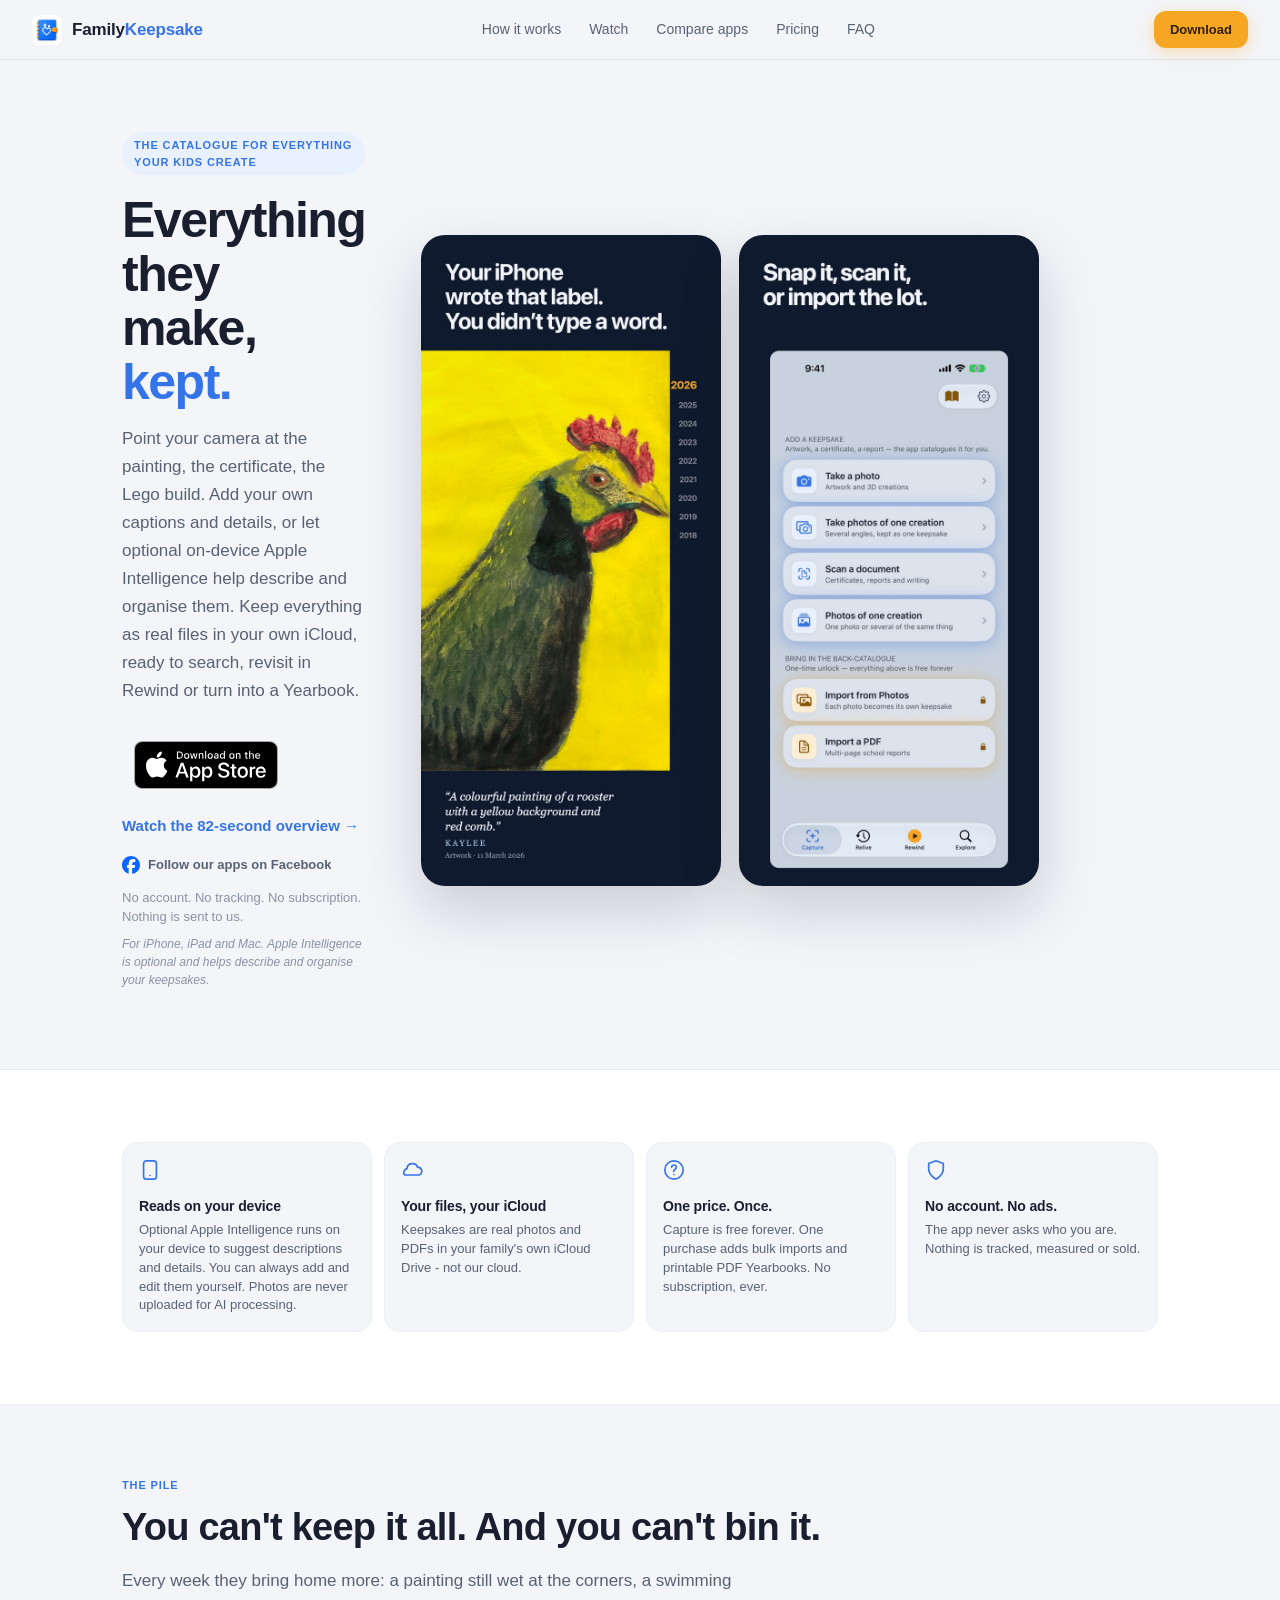
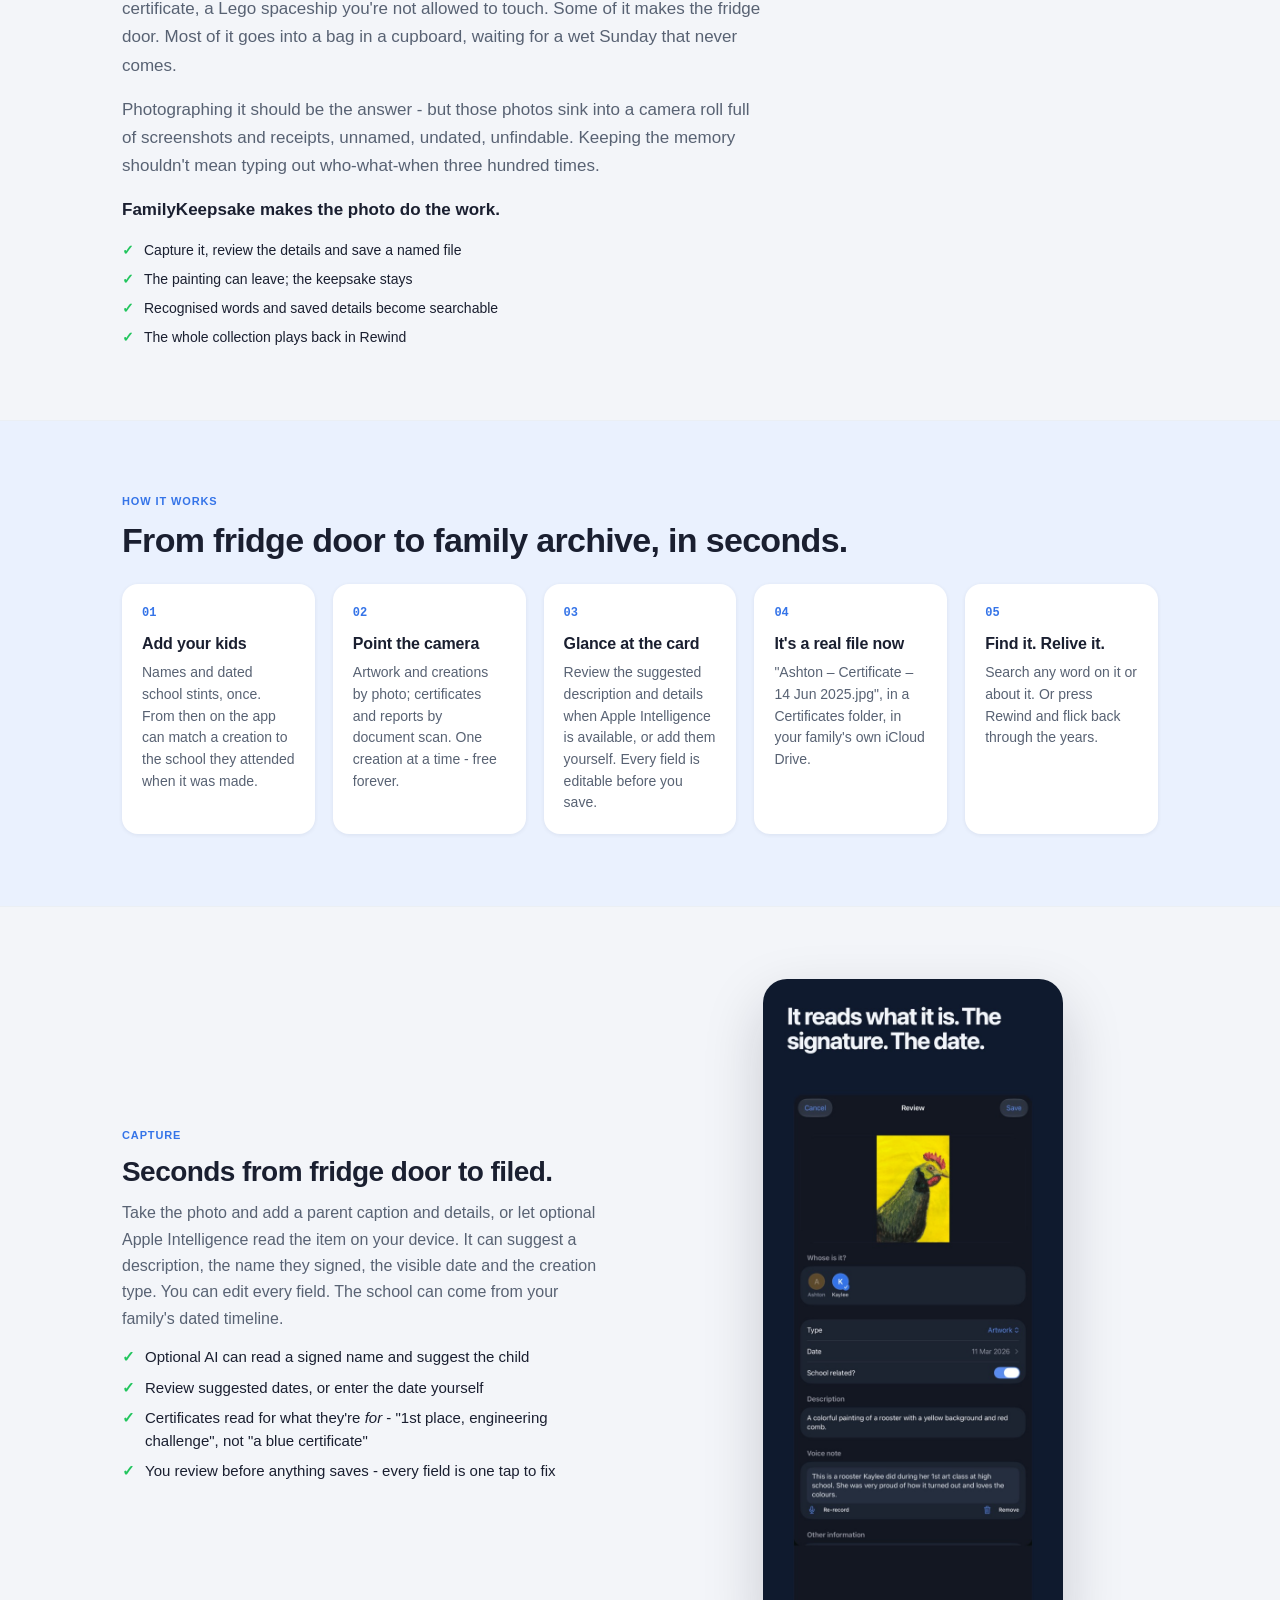
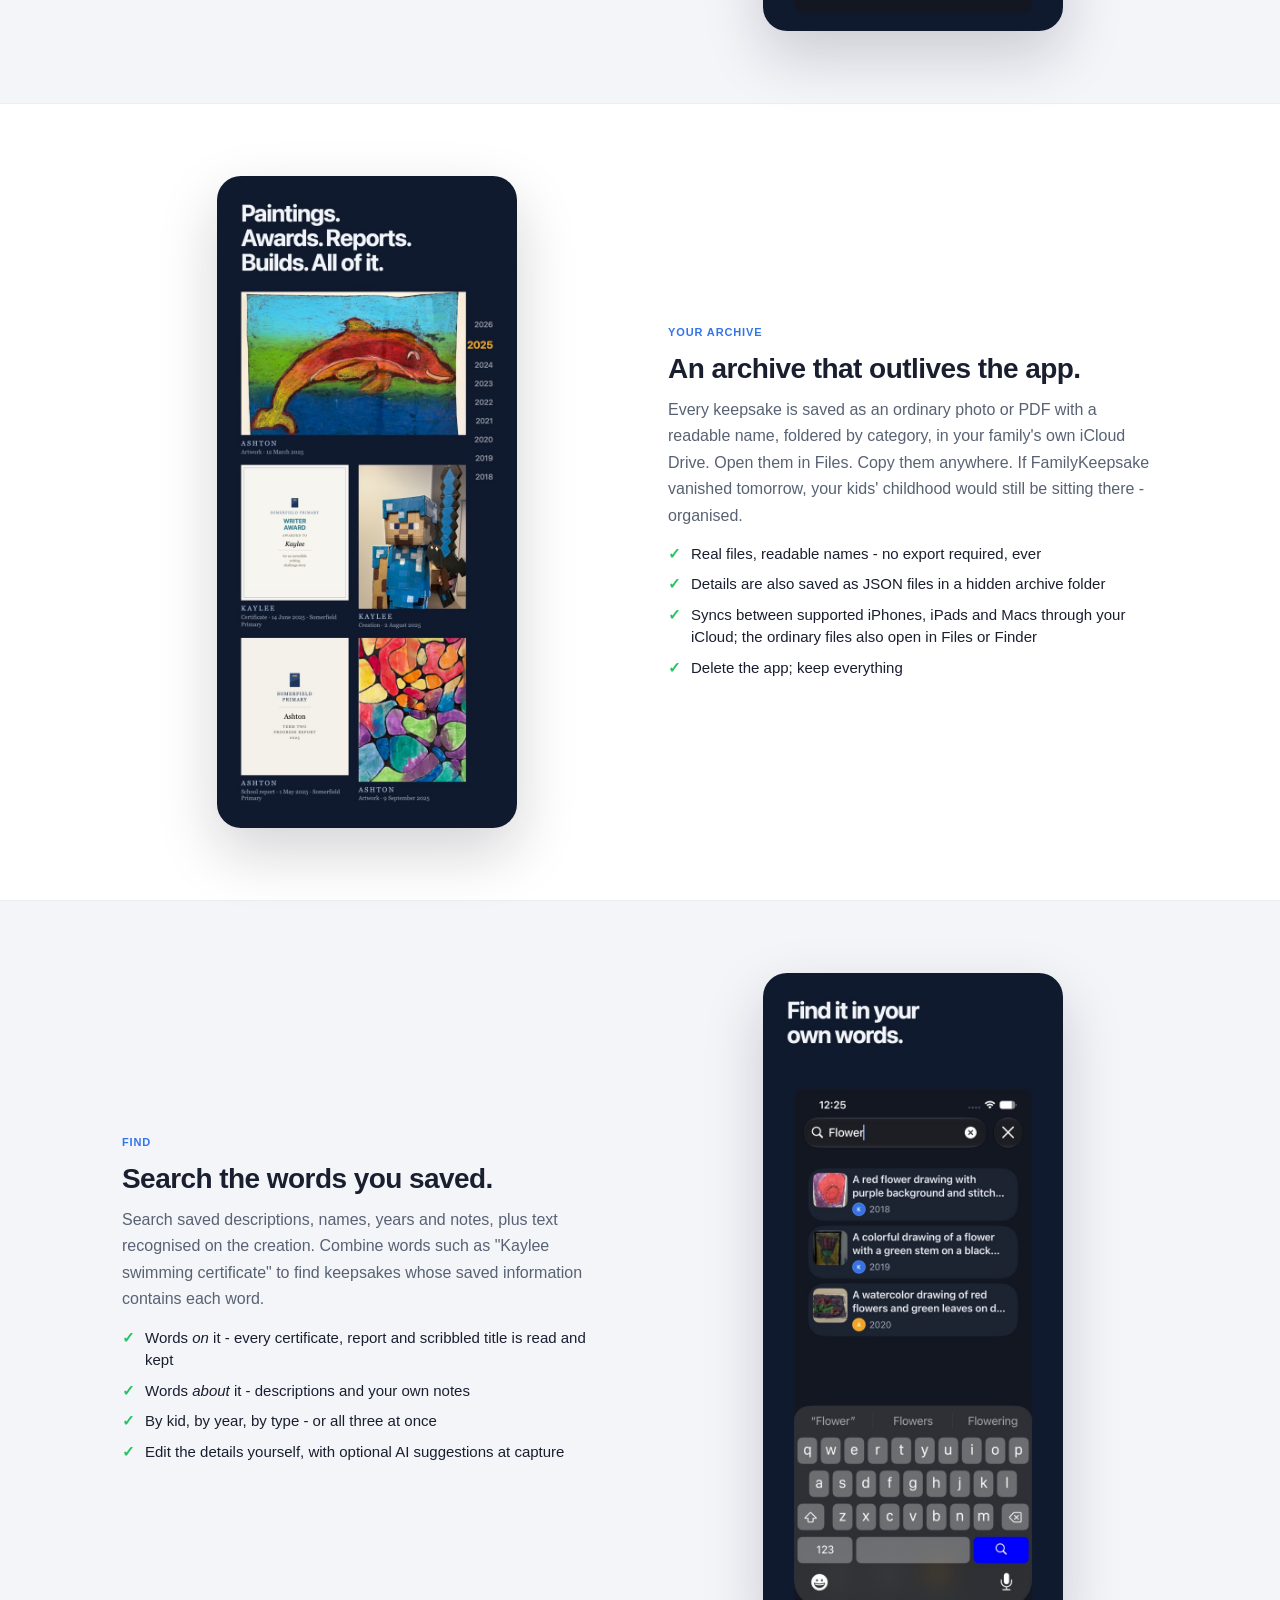
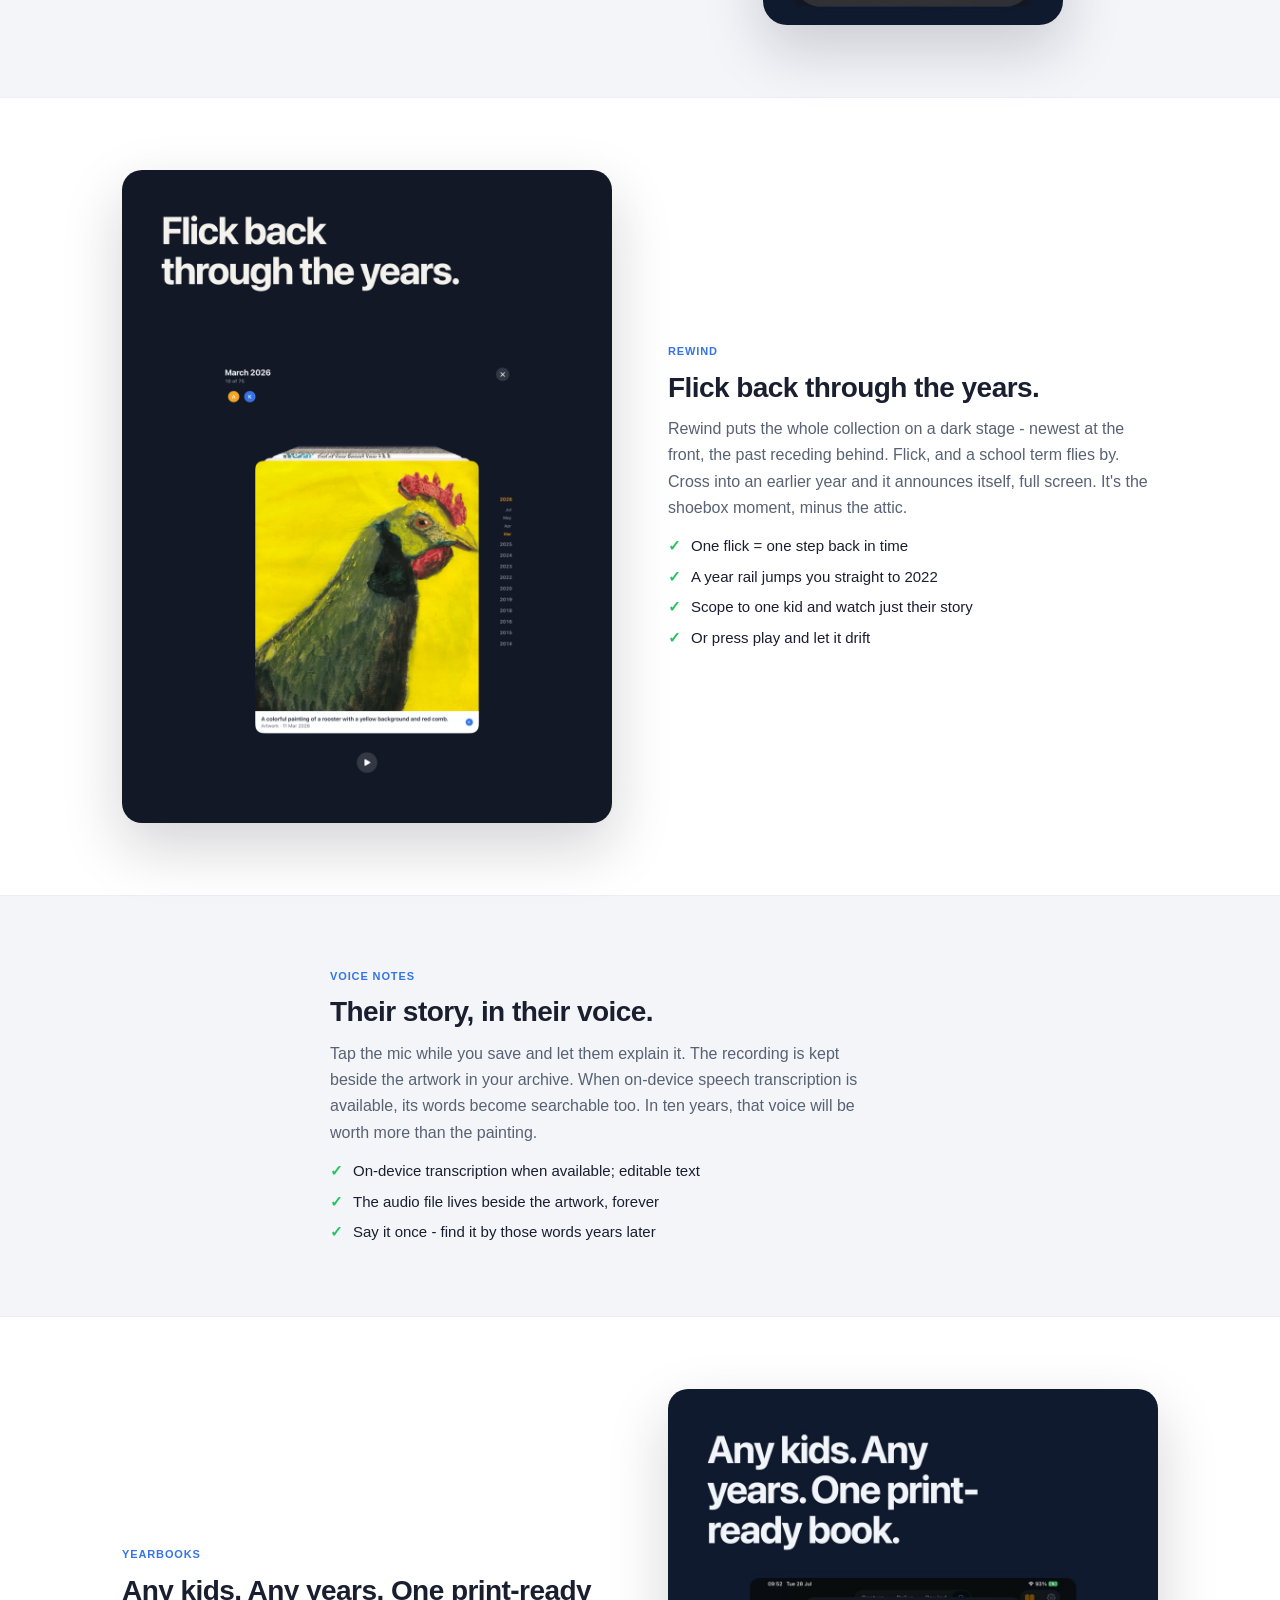
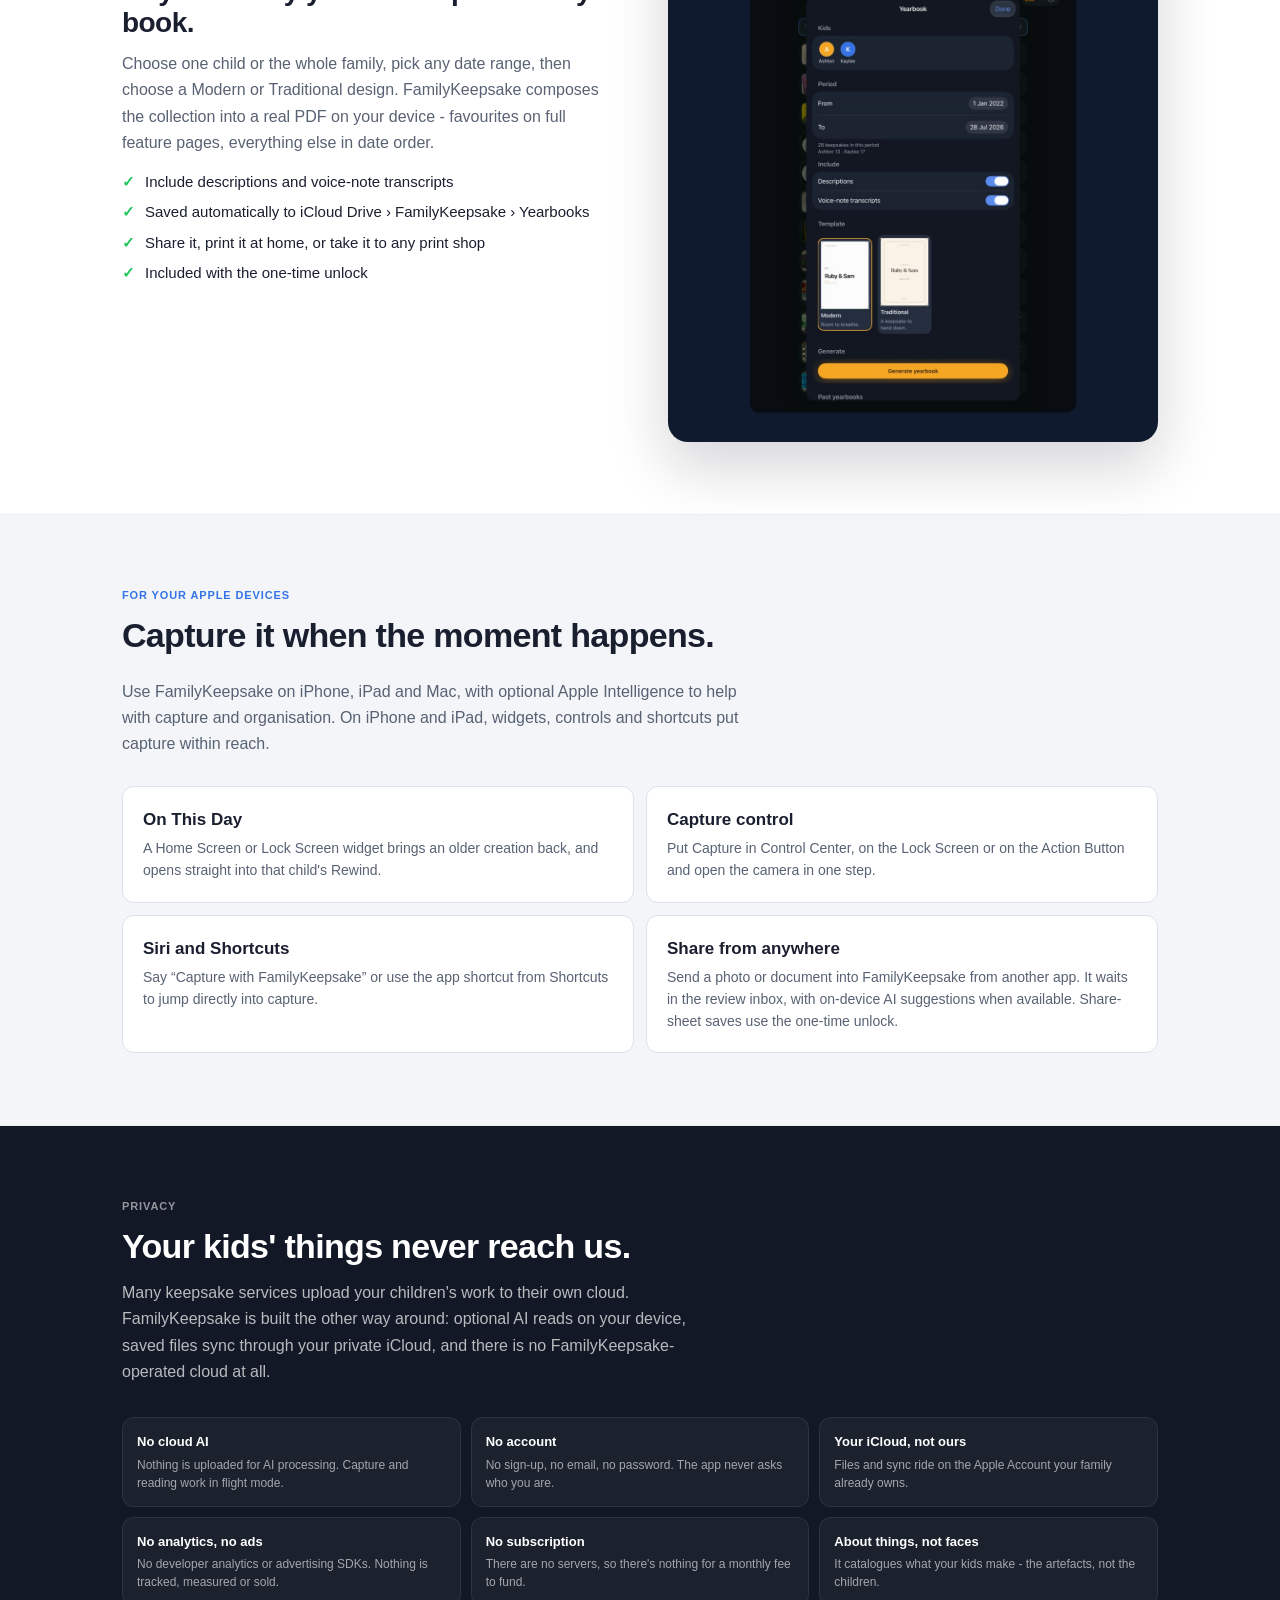
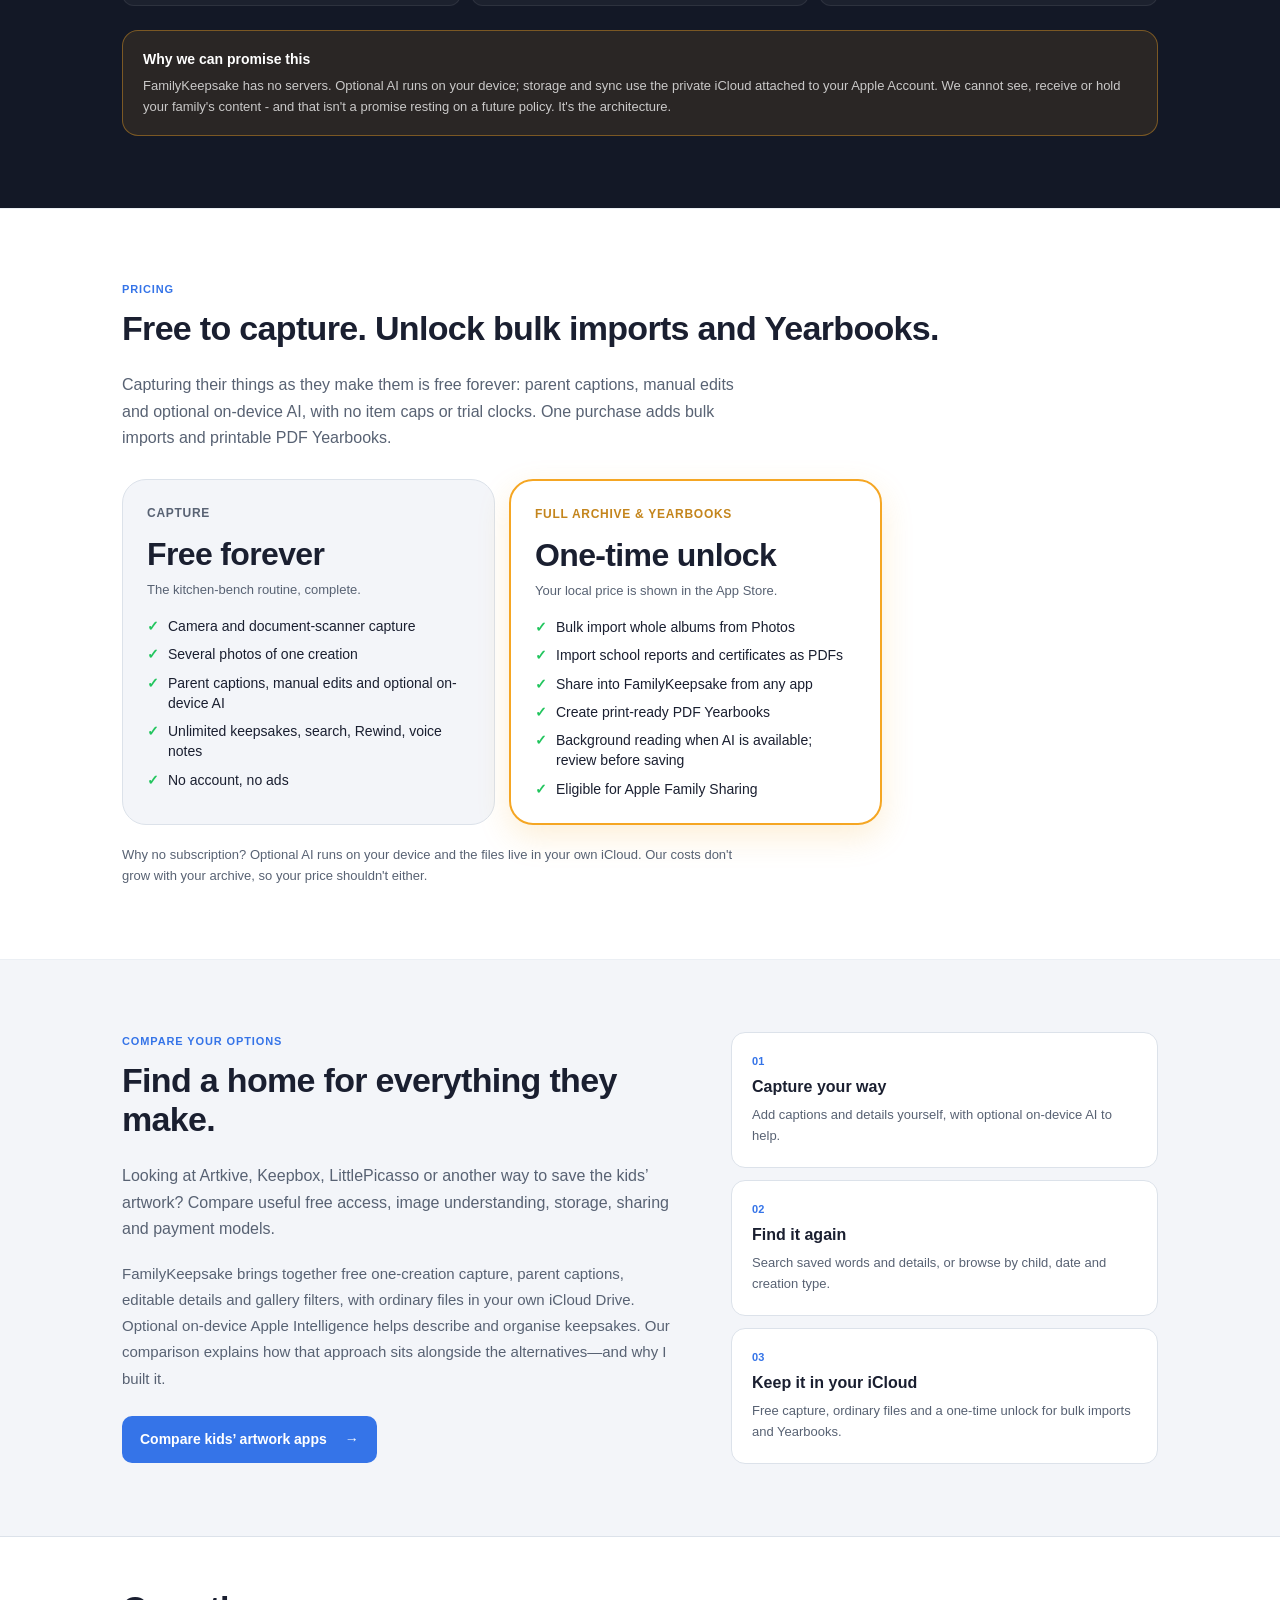
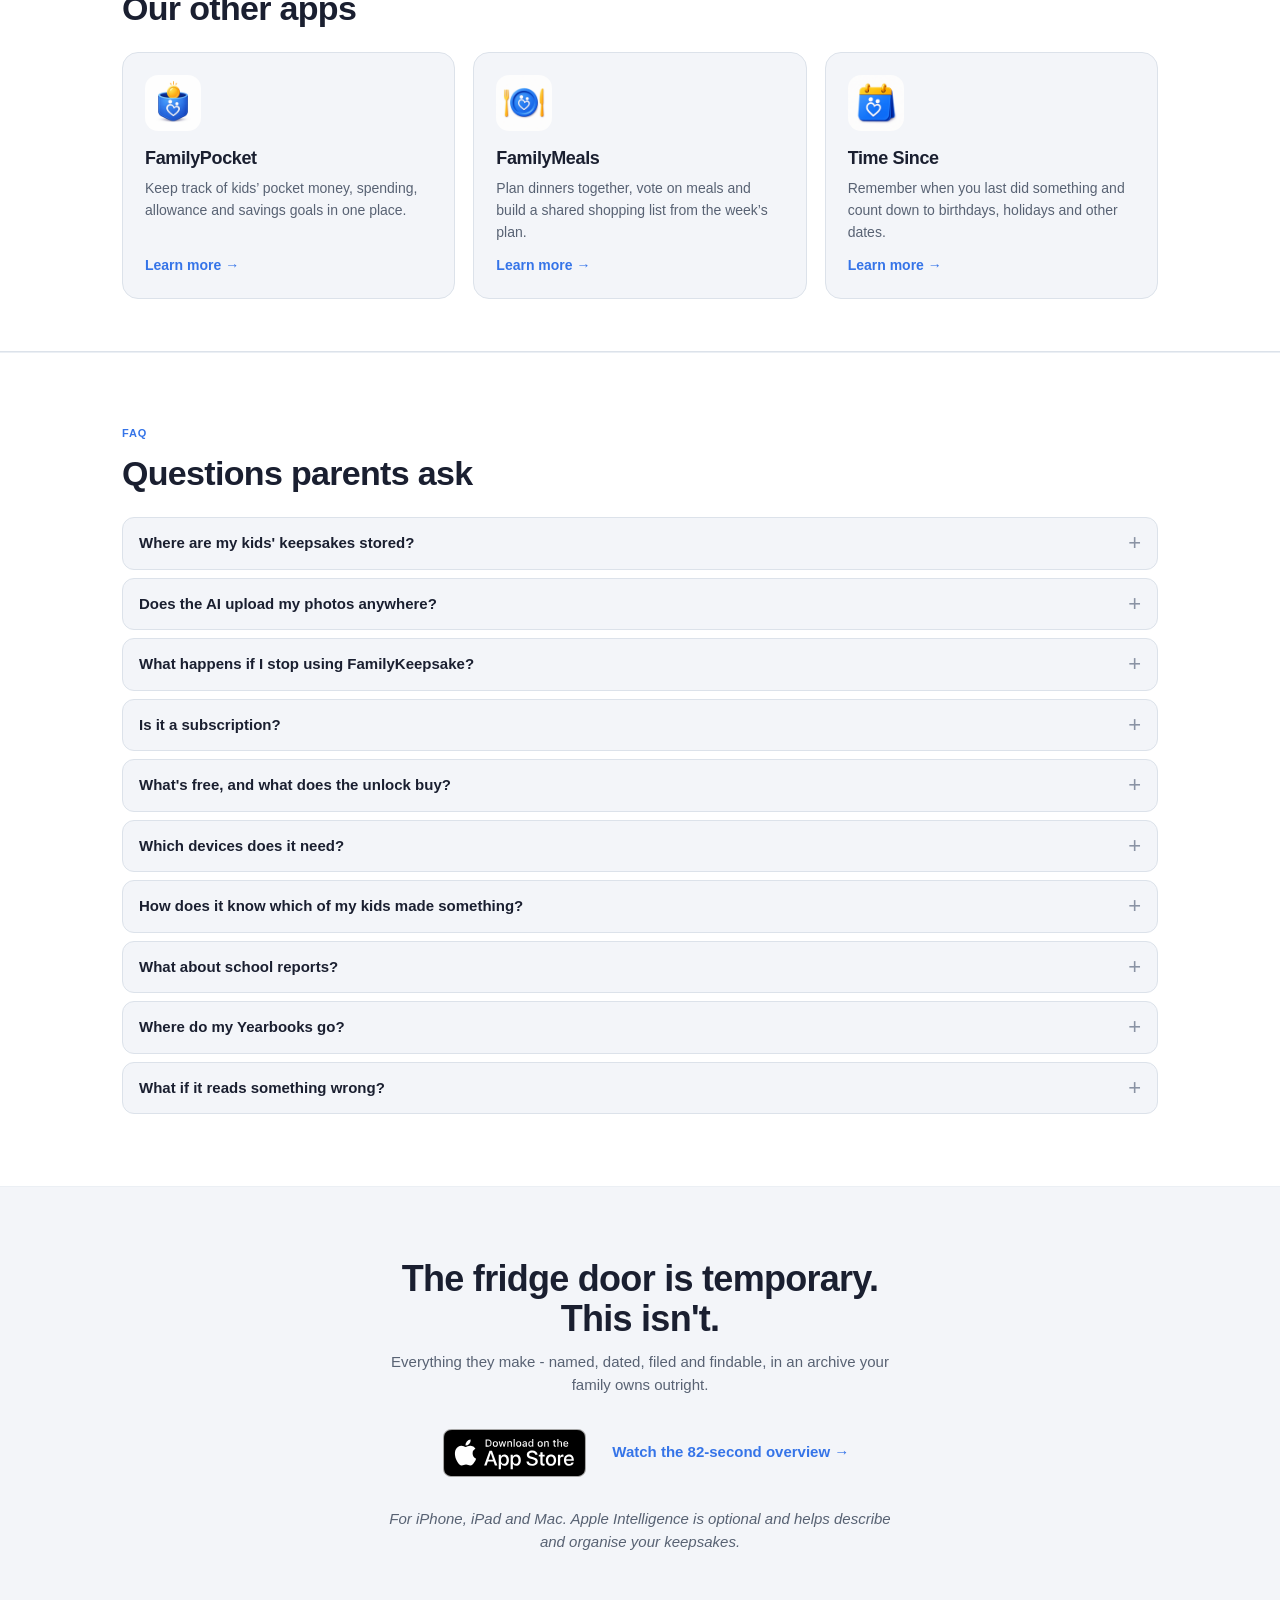
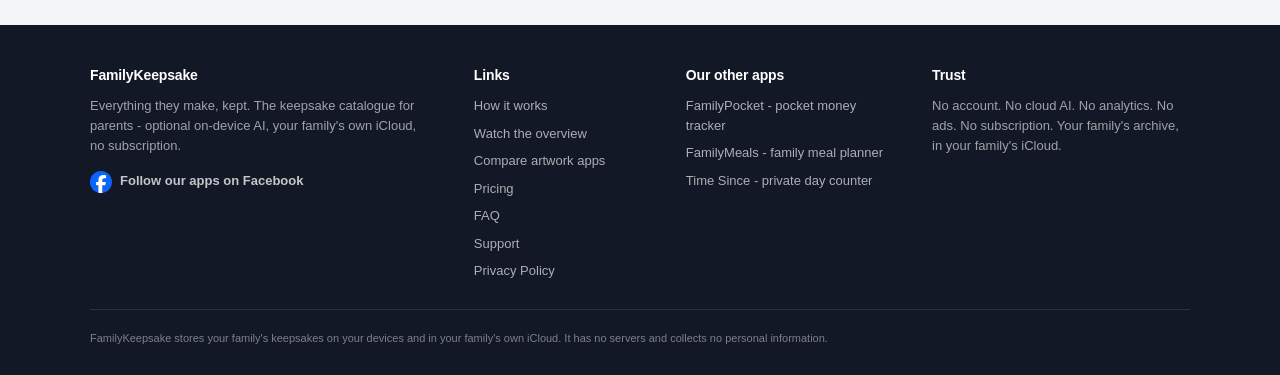
<file: index.html>
<!DOCTYPE html>
<html lang="en">
<head>
  <meta charset="UTF-8" />
  <meta name="viewport" content="width=device-width, initial-scale=1.0" />
  <title>FamilyKeepsake | Kids' art, awards and school memories - kept</title>
  <meta name="description" content="Keep kids’ artwork, certificates and school memories on iPhone, iPad and Mac. Add captions and details, with optional on-device Apple Intelligence. No subscription." />
  <meta property="og:title" content="FamilyKeepsake - Everything they make, kept." />
  <meta property="og:description" content="Capture and organise kids’ artwork and school memories with parent captions, manual edits and optional on-device Apple Intelligence. iPhone, iPad and Mac." />
  <meta property="og:type" content="website" />
  <meta property="og:image" content="https://www.familykeepsake.app/app-icon.png" />
  <meta property="og:image:width" content="1024" />
  <meta property="og:image:height" content="1024" />
  <meta property="og:url" content="https://www.familykeepsake.app" />
  <meta name="twitter:card" content="summary" />
  <meta name="twitter:title" content="FamilyKeepsake - Everything they make, kept." />
  <meta name="twitter:description" content="Capture kids’ creations with manual captions and optional on-device AI. Find them again, and create PDF Yearbooks. iPhone, iPad and Mac." />
  <meta name="twitter:image" content="https://www.familykeepsake.app/app-icon.png" />
  <link rel="icon" href="app-icon-small.png" />
  <link rel="canonical" href="https://www.familykeepsake.app/" />

  <script type="application/ld+json">
{
  "@context": "https://schema.org",
  "@graph": [
    {
      "@type": "Organization",
      "@id": "https://www.familykeepsake.app/#organization",
      "name": "FamilyKeepsake",
      "url": "https://www.familykeepsake.app/",
      "logo": "https://www.familykeepsake.app/app-icon.png"
    },
    {
      "@type": "WebSite",
      "@id": "https://www.familykeepsake.app/#website",
      "url": "https://www.familykeepsake.app/",
      "name": "FamilyKeepsake",
      "publisher": {
        "@id": "https://www.familykeepsake.app/#organization"
      }
    },
    {
      "@type": "MobileApplication",
      "@id": "https://www.familykeepsake.app/#app",
      "name": "FamilyKeepsake: Kids Creations",
      "sameAs": "https://apps.apple.com/app/id6787202741",
      "downloadUrl": "https://apps.apple.com/app/id6787202741",
      "operatingSystem": "iOS 27, iPadOS 27 and macOS 27 on compatible Apple silicon Macs",
      "applicationCategory": "Photo & Video",
      "description": "Capture and organise children’s artwork, creations and school documents on iPhone, iPad and Mac. Add parent captions and edit details manually, with optional on-device Apple Intelligence for image understanding, descriptions and metadata. Search saved information and browse by child, date and creation type. Free capture, with a one-time unlock for bulk/PDF imports, share-sheet saves and PDF Yearbooks.",
      "url": "https://www.familykeepsake.app/",
      "publisher": {
        "@id": "https://www.familykeepsake.app/#organization"
      }
    },
    {
      "@type": "FAQPage",
      "@id": "https://www.familykeepsake.app/#faq",
      "mainEntity": [
        {
          "@type": "Question",
          "name": "Where are my kids' keepsakes stored?",
          "acceptedAnswer": {
            "@type": "Answer",
            "text": "In your family's own iCloud Drive, as ordinary photos and PDFs with readable names, organised into folders by category. FamilyKeepsake has no servers - we couldn't hold your photos if we wanted to."
          }
        },
        {
          "@type": "Question",
          "name": "Does the AI upload my photos anywhere?",
          "acceptedAnswer": {
            "@type": "Answer",
            "text": "No photo is uploaded for AI processing. Optional Apple Intelligence runs on your supported device and works in flight mode; you can also add captions and details manually. FamilyKeepsake sends nothing to us; saved files sync only through your private iCloud."
          }
        },
        {
          "@type": "Question",
          "name": "What happens if I stop using FamilyKeepsake?",
          "acceptedAnswer": {
            "@type": "Answer",
            "text": "Everything stays. Your keepsakes are ordinary files in your own iCloud Drive - named, foldered, and readable by any app. The archive outlives the app, by design."
          }
        },
        {
          "@type": "Question",
          "name": "Is FamilyKeepsake a subscription?",
          "acceptedAnswer": {
            "@type": "Answer",
            "text": "No - and it never will be. Capturing one creation at a time is free forever. A single one-time purchase unlocks bulk imports, PDF imports, share-sheet saves and Yearbooks. Your local price is shown in the App Store."
          }
        },
        {
          "@type": "Question",
          "name": "What is free, and what does the unlock buy?",
          "acceptedAnswer": {
            "@type": "Answer",
            "text": "Free forever: capture with the camera or document scanner, photos of one creation, parent captions, manual edits, optional on-device AI reading, unlimited keepsakes, search, gallery filters, Rewind and voice notes. The one-time unlock adds bulk Photos import, PDF import, share-sheet saves and print-ready Yearbooks, and is eligible for Apple Family Sharing."
          }
        },
        {
          "@type": "Question",
          "name": "Which devices does FamilyKeepsake need?",
          "acceptedAnswer": {
            "@type": "Answer",
            "text": "FamilyKeepsake works on iPhone and iPad with iOS or iPadOS 27, and on compatible Apple silicon Macs with macOS 27. Apple Intelligence is optional: you can capture keepsakes, add parent captions, edit details and organise your collection manually. On supported devices, Apple Intelligence makes capture and organisation easier with on-device image understanding, suggested descriptions and metadata."
          }
        },
        {
          "@type": "Question",
          "name": "How does it know which of my kids made something?",
          "acceptedAnswer": {
            "@type": "Answer",
            "text": "You can choose the child manually. When Apple Intelligence is available, it can read a signed name and suggest a match against your family. You review the selection before saving. A joint creation can belong to more than one child."
          }
        },
        {
          "@type": "Question",
          "name": "What about school reports?",
          "acceptedAnswer": {
            "@type": "Answer",
            "text": "Scan them from the app for free, or use the one-time unlock to import a multi-page PDF. The PDF is archived in your iCloud Drive. Text recognition runs across its pages for search; optional Apple Intelligence uses the first page and recognised text to suggest details. The school can come from your family's dated school timeline."
          }
        },
        {
          "@type": "Question",
          "name": "Where do my Yearbooks go?",
          "acceptedAnswer": {
            "@type": "Answer",
            "text": "Each finished Yearbook is a standard PDF saved to iCloud Drive › FamilyKeepsake › Yearbooks. Open it again from the app, share it anywhere, print it at home or take it to any print shop."
          }
        },
        {
          "@type": "Question",
          "name": "What if it reads something wrong?",
          "acceptedAnswer": {
            "@type": "Answer",
            "text": "You always see the card before it saves, and every field can be fixed with a tap. Filenames use the child, creation type and date shown on the review card, including any changes you make."
          }
        }
      ]
    }
  ]
}
  </script>

  <style>
    *, *::before, *::after { box-sizing: border-box; margin: 0; padding: 0; }

    :root {
      --navy:        #3574E8;
      --navy-light:  #EAF1FE;
      --amber:       #F5A623;
      --amber-light: #FEF3C7;
      --amber-text:  #2D1F08;
      --teal:        #2ABFBF;
      --coral:       #F26B5B;
      --success:     #22C55E;
      --slate:       #C8D2DE;   /* the app's own surface - used inside the phones */
      --slate-card:  #DCE3EC;
      --stage:       #131826;   /* Rewind's dark stage */
      --bg:          #F3F5F9;
      --card:        #FFFFFF;
      --text:        #1A1F30;
      --text-sec:    #586273;
      --text-muted:  #8A93A4;
      --border:      #DCE2EA;
      --border-lt:   #EBEFF4;
      --shadow:      0 1px 4px rgba(20,32,50,0.07);
      --shadow-md:   0 4px 16px rgba(20,32,50,0.10);
      --r-sm: 8px; --r-md: 12px; --r-lg: 16px; --r-xl: 24px; --r-full: 9999px;
    }

    html { scroll-behavior: smooth; }
    body { font-family: -apple-system, BlinkMacSystemFont, "Segoe UI", Roboto, sans-serif; background: var(--bg); color: var(--text); line-height: 1.5; -webkit-text-size-adjust: 100%; }
    a { color: inherit; text-decoration: none; }
    ::selection { background: var(--amber-light); }

    /* ── Nav ── */
    nav {
      position: sticky; top: 0; z-index: 100;
      background: rgba(243,245,249,0.92); backdrop-filter: blur(12px);
      border-bottom: 1px solid var(--border);
      padding: 0 20px; height: 56px;
      display: flex; align-items: center; justify-content: space-between;
    }
    .nav-brand { display: flex; align-items: center; gap: 10px; font-size: 17px; font-weight: 700; letter-spacing: -0.01em; }
    .nav-brand img { width: 30px; height: 30px; border-radius: 7px; }
    .nav-brand span b { color: var(--navy); }
    .nav-links { display: none; }
    .nav-cta {
      background: var(--amber); color: var(--amber-text);
      padding: 9px 16px; border-radius: var(--r-md);
      font-size: 13px; font-weight: 700;
      box-shadow: 0 4px 16px rgba(245,166,35,0.35);
    }

    /* ── Official App Store badge ── */
    .app-store-link { display: inline-flex; padding: 12px; }
    .app-store-link img { display: block; width: auto; height: 48px; }
    .app-store-link:focus-visible { outline: 3px solid var(--navy); outline-offset: 2px; border-radius: 4px; }

    /* ── Hero ── */
    .hero { max-width: 1100px; margin: 0 auto; padding: 48px 20px 52px; text-align: center; }
    .hero-tag { font-size: 11px; font-weight: 700; letter-spacing: 0.08em; color: var(--navy); background: var(--navy-light); padding: 5px 12px; border-radius: var(--r-full); display: inline-block; margin-bottom: 18px; text-transform: uppercase; }
    .hero h1 { font-size: 34px; font-weight: 800; line-height: 1.08; letter-spacing: -0.02em; margin-bottom: 16px; }
    .hero h1 em { color: var(--navy); font-style: normal; }
    .hero p { font-size: 16px; color: var(--text-sec); line-height: 1.65; margin-bottom: 24px; }
    .cta-row { display: flex; align-items: center; justify-content: center; gap: 14px; flex-wrap: wrap; margin-bottom: 18px; }
    .btn-secondary-link { font-size: 15px; font-weight: 600; color: var(--navy); }
    .hero-facebook { display: inline-flex; align-items: center; gap: 8px; margin-bottom: 14px; color: var(--text-sec); font-size: 13px; font-weight: 600; line-height: 1.3; }
    .hero-facebook:hover { color: var(--navy); }
    .hero-facebook img { width: 18px; height: 18px; flex: 0 0 auto; }
    .trust-line { font-size: 13px; color: var(--text-muted); line-height: 1.5; max-width: 340px; margin: 0 auto 8px; }
    .product-clarify { font-size: 12px; color: var(--text-muted); line-height: 1.5; max-width: 400px; margin: 0 auto; font-style: italic; }
    .hero-phones { display: flex; flex-direction: column; align-items: center; gap: 28px; margin-top: 40px; }

    /* ── Section common ── */
    section { border-top: 1px solid var(--border-lt); }
    .section-inner { max-width: 1100px; margin: 0 auto; padding: 52px 20px; }
    .section-tag { font-size: 11px; font-weight: 700; letter-spacing: 0.08em; color: var(--navy); text-transform: uppercase; margin-bottom: 12px; }
    .section-h2 { font-size: 26px; font-weight: 800; letter-spacing: -0.02em; line-height: 1.15; margin-bottom: 20px; }
    .section-lede { font-size: 16px; color: var(--text-sec); line-height: 1.65; max-width: 620px; }

    /* ── Trust strip ── */
    .trust-strip { background: var(--card); }
    .trust-strip-grid { display: grid; grid-template-columns: 1fr 1fr; gap: 12px; }
    .trust-strip-card { background: var(--bg); border: 1px solid var(--border-lt); border-radius: var(--r-lg); padding: 16px; }
    .trust-strip-card svg { width: 22px; height: 22px; color: var(--navy); margin-bottom: 8px; }
    .trust-strip-card h3 { font-size: 14px; font-weight: 700; margin-bottom: 4px; letter-spacing: -0.01em; }
    .trust-strip-card p { font-size: 13px; color: var(--text-sec); line-height: 1.45; }

    /* ── Problem ── */
    .problem { background: var(--bg); }
    .problem .section-h2 { margin-bottom: 16px; }
    .problem p { font-size: 16px; color: var(--text-sec); line-height: 1.65; margin-bottom: 16px; max-width: 640px; }
    .problem p.bold { font-weight: 600; color: var(--text); }
    .problem ul { list-style: none; margin-top: 8px; display: flex; flex-direction: column; gap: 8px; max-width: 640px; }
    .problem ul li { display: flex; gap: 10px; align-items: flex-start; font-size: 14px; color: var(--text); }

    /* ── How it works ── */
    .how { background: var(--navy-light); }
    .steps { display: grid; grid-template-columns: 1fr; gap: 14px; }
    .step { background: white; border-radius: var(--r-lg); padding: 20px; box-shadow: var(--shadow); }
    .step-n { font-family: ui-monospace, monospace; font-size: 12px; font-weight: 700; color: var(--navy); margin-bottom: 10px; }
    .step h3 { font-size: 16px; font-weight: 700; margin-bottom: 6px; letter-spacing: -0.01em; }
    .step p { font-size: 14px; color: var(--text-sec); line-height: 1.55; }

    /* ── Feature sections ── */
    .feature-sec { background: var(--card); }
    .feature-sec.alt { background: var(--bg); }
    .feature-row { display: flex; flex-direction: column; gap: 28px; align-items: center; }
    .feature-row.voice-only { display: block; max-width: 620px; margin: 0 auto; }
    .feature-text { width: 100%; }
    .feature-eyebrow { font-size: 11px; font-weight: 700; letter-spacing: 0.08em; color: var(--navy); text-transform: uppercase; margin-bottom: 12px; }
    .feature-text h2 { font-size: 24px; font-weight: 800; letter-spacing: -0.02em; line-height: 1.15; margin-bottom: 12px; }
    .feature-text p { font-size: 15px; color: var(--text-sec); line-height: 1.65; margin-bottom: 14px; max-width: 540px; }
    .feature-text ul { list-style: none; display: flex; flex-direction: column; gap: 8px; }
    .feature-text ul li { display: flex; gap: 10px; align-items: flex-start; font-size: 14px; color: var(--text); }
    .feature-visual { display: flex; justify-content: center; align-items: center; }
    .store-shot { display: block; width: min(100%, 300px); height: auto; border-radius: 24px; box-shadow: 0 24px 60px rgba(16,19,31,0.18); }
    .store-shot.ipad-shot { width: min(100%, 560px); border-radius: 20px; }
    .platform { background: var(--bg); }
    .platform-grid { display: grid; grid-template-columns: 1fr; gap: 12px; margin-top: 28px; }
    .platform-card { background: var(--card); border: 1px solid var(--border); border-radius: var(--r-md); padding: 20px; }
    .platform-card h3 { font-size: 17px; margin-bottom: 6px; }
    .platform-card p { color: var(--text-sec); font-size: 14px; line-height: 1.55; }

    /* ── Privacy (dark) ── */
    .privacy { background: var(--stage); color: white; }
    .privacy .section-tag { color: rgba(255,255,255,0.55); }
    .privacy .section-h2 { color: white; margin-bottom: 14px; }
    .privacy .section-lede { color: rgba(255,255,255,0.7); margin-bottom: 32px; max-width: 580px; }
    .privacy-grid { display: grid; grid-template-columns: 1fr 1fr; gap: 10px; grid-auto-rows: 1fr; margin-bottom: 24px; }
    .privacy-card { background: rgba(255,255,255,0.04); border: 1px solid rgba(255,255,255,0.08); border-radius: var(--r-md); padding: 14px; height: 100%; }
    .privacy-card h4 { font-size: 13px; font-weight: 700; margin-bottom: 4px; }
    .privacy-card p { font-size: 12px; color: rgba(255,255,255,0.6); line-height: 1.5; }
    .clarify-box { background: rgba(245,166,35,0.1); border: 1px solid rgba(245,166,35,0.4); border-radius: var(--r-lg); padding: 18px 20px; margin-top: 8px; }
    .clarify-box h4 { font-size: 14px; font-weight: 700; color: white; margin-bottom: 6px; }
    .clarify-box p { font-size: 13px; color: rgba(255,255,255,0.75); line-height: 1.55; }

    /* ── Pricing ── */
    .pricing { background: var(--card); }
    .price-grid { display: grid; grid-template-columns: 1fr; gap: 14px; margin-top: 28px; max-width: 760px; }
    .price-card { background: var(--bg); border: 1px solid var(--border); border-radius: var(--r-xl); padding: 24px; display: flex; flex-direction: column; }
    .price-card.hero-card { background: white; border: 2px solid var(--amber); box-shadow: 0 12px 32px rgba(245,166,35,0.18); }
    .price-name { font-size: 12px; font-weight: 700; letter-spacing: 0.06em; text-transform: uppercase; color: var(--text-sec); margin-bottom: 8px; }
    .price-card.hero-card .price-name { color: var(--amber); filter: brightness(0.8); }
    .price-amount { font-size: 32px; font-weight: 800; letter-spacing: -0.02em; margin-bottom: 2px; }
    .price-amount small { font-size: 14px; font-weight: 600; color: var(--text-sec); letter-spacing: 0; }
    .price-sub { font-size: 13px; color: var(--text-sec); margin-bottom: 16px; }
    .price-card ul { list-style: none; display: flex; flex-direction: column; gap: 8px; }
    .price-card ul li { display: flex; gap: 9px; align-items: flex-start; font-size: 14px; color: var(--text); line-height: 1.45; }
    .price-note { font-size: 13px; color: var(--text-sec); margin-top: 20px; max-width: 620px; line-height: 1.6; }

    /* ── Comparison ── */
    .compare { background: var(--bg); }
    .compare-table { background: white; border-radius: var(--r-lg); overflow: hidden; border: 1px solid var(--border); margin-top: 8px; }
    .compare-row { display: grid; grid-template-columns: 1fr 1fr; }
    .compare-row + .compare-row { border-top: 1px solid var(--border-lt); }
    .compare-row > div { padding: 14px 16px; font-size: 14px; }
    .compare-row > div + div { border-left: 1px solid var(--border-lt); }
    .compare-row.head > div { font-weight: 700; font-size: 13px; background: var(--navy-light); color: var(--navy); letter-spacing: 0.02em; }
    .compare-row.head > div + div { background: var(--bg); color: var(--text-sec); }
    .compare-row .col-fk { color: var(--text); font-weight: 500; }
    .compare-row .col-other { color: var(--text-sec); }
    .compare-close { font-size: 14px; color: var(--text-sec); line-height: 1.6; margin-top: 16px; max-width: 600px; }

    .check { color: var(--success); font-weight: 700; flex-shrink: 0; }

    /* ── Our other apps ── */
    .other-apps { background: var(--card); border-block: 1px solid var(--border); scroll-margin-top: 60px; }
    .other-apps-inner { max-width: 1100px; margin: 0 auto; padding: 44px 20px; }
    .other-apps h2 { margin-bottom: 24px; }
    .other-apps-grid { display: grid; grid-template-columns: minmax(0, 1fr); gap: 12px; list-style: none; }
    .other-apps-grid > li { min-width: 0; }
    .other-app-card { display: flex; align-items: flex-start; gap: 14px; height: 100%; padding: 18px; background: var(--bg); border: 1px solid var(--border); border-radius: var(--r-lg); color: var(--text); text-decoration: none; }
    .other-app-card:hover { border-color: var(--navy); }
    .other-app-card:focus-visible { outline: 3px solid var(--navy); outline-offset: 3px; }
    .other-app-card img { width: 48px; height: 48px; flex: 0 0 auto; border-radius: 11px; }
    .other-app-copy { display: flex; flex-direction: column; flex: 1; min-width: 0; }
    .other-app-copy h3 { font-size: 18px; font-weight: 700; line-height: 1.3; letter-spacing: -0.02em; margin-bottom: 8px; }
    .other-app-copy p { font-size: 14px; line-height: 1.55; color: var(--text-sec); margin-bottom: 12px; }
    .other-app-link { font-size: 14px; font-weight: 600; color: var(--navy); margin-top: auto; }
    .other-app-card:hover .other-app-link { text-decoration: underline; text-underline-offset: 3px; }
    @media (min-width: 768px) {
      .other-apps-inner { padding: 52px 32px; }
      .other-apps-grid { grid-template-columns: repeat(3, minmax(0, 1fr)); gap: 18px; }
      .other-app-card { flex-direction: column; gap: 16px; padding: 22px; }
      .other-app-card img { width: 56px; height: 56px; border-radius: 13px; }
    }

    /* ── FAQ ── */
    .faq { background: var(--card); }
    .faq-list { display: flex; flex-direction: column; gap: 8px; }
    .faq-list details { background: var(--bg); border: 1px solid var(--border); border-radius: var(--r-md); padding: 14px 16px; }
    .faq-list details[open] { border-color: var(--navy); background: white; }
    .faq-list summary { font-size: 15px; font-weight: 600; color: var(--text); cursor: pointer; list-style: none; display: flex; justify-content: space-between; align-items: center; gap: 12px; }
    .faq-list summary::-webkit-details-marker { display: none; }
    .faq-list summary::after { content: "+"; font-size: 22px; font-weight: 400; color: var(--text-muted); flex-shrink: 0; line-height: 1; }
    .faq-list details[open] summary::after { content: "−"; color: var(--navy); }
    .faq-list details p { font-size: 14px; color: var(--text-sec); line-height: 1.6; margin-top: 10px; }

    /* ── Footer CTA ── */
    .footer-cta { background: var(--bg); text-align: center; }
    .footer-cta h2 { font-size: 26px; font-weight: 800; letter-spacing: -0.02em; line-height: 1.1; margin-bottom: 12px; }
    .footer-cta p { font-size: 15px; color: var(--text-sec); margin: 0 auto 20px; line-height: 1.55; max-width: 520px; }

    /* ── Footer ── */
    footer { background: var(--stage); color: rgba(255,255,255,0.6); padding: 40px 20px 28px; font-size: 13px; }
    .footer-grid { max-width: 1100px; margin: 0 auto; display: grid; grid-template-columns: 1fr; gap: 28px; }
    .footer-col h5 { font-size: 14px; font-weight: 700; color: white; margin-bottom: 10px; letter-spacing: -0.01em; }
    .footer-col p { line-height: 1.55; }
    .footer-col ul { list-style: none; display: flex; flex-direction: column; gap: 8px; }
    .footer-col ul a { color: rgba(255,255,255,0.65); }
    .footer-col ul a:hover { color: white; }
    .footer-facebook { display: inline-flex; align-items: center; gap: 8px; margin-top: 14px; color: rgba(255,255,255,0.75); font-weight: 600; line-height: 1.3; }
    .footer-facebook:hover { color: white; }
    .footer-facebook img { width: 22px; height: 22px; flex: 0 0 auto; }
    .footer-legal { max-width: 1100px; margin: 28px auto 0; padding-top: 20px; border-top: 1px solid rgba(255,255,255,0.1); font-size: 11px; color: rgba(255,255,255,0.45); line-height: 1.55; }

    /* ── Tablet: 600px+ ── */
    @media (min-width: 600px) {
      .trust-strip-grid { grid-template-columns: repeat(4, 1fr); }
      .steps { grid-template-columns: 1fr 1fr; }
      .privacy-grid { grid-template-columns: repeat(3, 1fr); }
      .price-grid { grid-template-columns: 1fr 1fr; }
      .footer-grid { grid-template-columns: 2fr 1fr 1.2fr 1.5fr; gap: 40px; }
      .section-h2 { font-size: 30px; }
      .hero h1 { font-size: 42px; }
    }

    /* ── Desktop: 900px+ ── */
    @media (min-width: 900px) {
      nav { padding: 0 32px; height: 60px; }
      .nav-links { display: flex; gap: 28px; font-size: 14px; font-weight: 500; color: var(--text-sec); }
      .nav-links a:hover { color: var(--text); }

      .hero { padding: 72px 32px 80px; display: grid; grid-template-columns: 1fr auto; gap: 56px; align-items: center; text-align: left; }
      .hero > div:first-child { max-width: 560px; }
      .hero h1 { font-size: 50px; letter-spacing: -0.03em; }
      .hero p { font-size: 17px; }
      .cta-row { justify-content: flex-start; }
      .trust-line { margin: 0 0 8px; max-width: none; }
      .product-clarify { margin: 0; max-width: 540px; }
      .hero-phones { flex-direction: row; gap: 18px; align-items: flex-start; justify-content: flex-start; margin-top: 0; }
      .platform-grid { grid-template-columns: repeat(2, 1fr); }

      .section-inner { padding: 72px 32px; }
      .section-h2 { font-size: 34px; margin-bottom: 24px; }
      .problem .section-h2 { font-size: 38px; margin-bottom: 18px; }
      .problem p { font-size: 17px; }

      .steps { grid-template-columns: repeat(5, 1fr); gap: 18px; }

      .feature-row { display: grid; grid-template-columns: 1fr 1fr; gap: 56px; align-items: center; }
      .feature-row.flip { direction: rtl; }
      .feature-row.flip > * { direction: ltr; }
      .feature-text h2 { font-size: 28px; }
      .feature-text p { font-size: 16px; }
      .feature-text ul li { font-size: 15px; }

      .footer-cta h2 { font-size: 36px; }
    }

    .compare-intro { display:grid; gap:28px; }
    .compare-intro .section-h2 { max-width:640px; }
    .compare-intro-copy { color:var(--text-sec); max-width:650px; margin-top:18px; line-height:1.75; font-size:15px; }
    .compare-page-link { display:inline-flex; gap:18px; align-items:center; background:var(--navy); color:#fff; padding:13px 18px; border-radius:10px; font-size:14px; font-weight:650; margin-top:24px; }
    .compare-page-link:hover { background:var(--navy-dark); }
    .compare-page-link:focus-visible { outline:3px solid var(--amber); outline-offset:4px; }
    .compare-highlights { display:grid; gap:12px; }
    .compare-highlights > div { background:#fff; border:1px solid var(--border); border-radius:14px; padding:20px; }
    .compare-highlights span { font-size:11px; font-weight:700; color:var(--navy); display:block; margin-bottom:6px; }
    .compare-highlights strong { font-size:16px; }
    .compare-highlights p { color:var(--text-sec); font-size:13px; line-height:1.6; margin-top:6px; }
    @media(min-width:900px) { .compare-intro { grid-template-columns:1.3fr 1fr; gap:54px; align-items:center; } }

  </style>
</head>
<body>

<!-- ════════════════════════════════════════════════════════════ -->
<!-- 1. NAV                                                       -->
<!-- ════════════════════════════════════════════════════════════ -->
<nav>
  <div class="nav-brand">
    <img src="app-icon-small.png" alt="FamilyKeepsake icon" />
    <span>Family<b>Keepsake</b></span>
  </div>
  <div class="nav-links">
    <a href="#how">How it works</a>
    <a href="/watch/">Watch</a>
    <a href="/compare-kids-artwork-apps/">Compare apps</a>
    <a href="#pricing">Pricing</a>
    <a href="#faq">FAQ</a>
  </div>
  <a href="https://apps.apple.com/app/id6787202741" class="nav-cta">Download</a>
</nav>

<!-- ════════════════════════════════════════════════════════════ -->
<!-- 2. HERO                                                      -->
<!-- ════════════════════════════════════════════════════════════ -->
<div class="hero">
  <div>
    <div class="hero-tag">The catalogue for everything your kids create</div>
    <h1>Everything they make, <em>kept.</em></h1>
    <p>Point your camera at the painting, the certificate, the Lego build. Add your own captions and details, or let optional on-device Apple Intelligence help describe and organise them. Keep everything as real files in your own iCloud, ready to search, revisit in Rewind or turn into a Yearbook.</p>
    <div class="cta-row">
      <a class="app-store-link" href="https://apps.apple.com/app/id6787202741"><img src="images/app-store-badge.svg" alt="Download on the App Store" width="144" height="48" /></a>
      <a href="/watch/" class="btn-secondary-link">Watch the 82-second overview →</a>
    </div>
    <a class="hero-facebook" href="https://www.facebook.com/profile.php?id=61593134020857" target="_blank" rel="noopener noreferrer">
      <img src="/facebook-icon.svg" alt="" />
      <span>Follow our apps on Facebook</span>
    </a>
    <div class="trust-line">No account. No tracking. No subscription. Nothing is sent to us.</div>
    <div class="product-clarify">For iPhone, iPad and Mac. Apple Intelligence is optional and helps describe and organise your keepsakes.</div>
  </div>

  <div class="hero-phones" aria-label="FamilyKeepsake App Store screenshots">
    <img class="store-shot" src="images/screenshots/label.jpg" alt="A keepsake labelled on-device without typing a word" />
    <img class="store-shot" src="images/screenshots/capture.jpg" alt="Capture a creation with the camera, document scanner, Photos or a PDF" />
  </div>
</div>

<!-- ════════════════════════════════════════════════════════════ -->
<!-- 3. TRUST STRIP                                               -->
<!-- ════════════════════════════════════════════════════════════ -->
<section class="trust-strip">
  <div class="section-inner">
    <div class="trust-strip-grid">
      <div class="trust-strip-card">
        <svg viewBox="0 0 24 24" fill="none" stroke="currentColor" stroke-width="1.8" stroke-linecap="round" stroke-linejoin="round"><rect x="5" y="2" width="14" height="20" rx="3"/><path d="M12 18h.01"/></svg>
        <h3>Reads on your device</h3>
        <p>Optional Apple Intelligence runs on your device to suggest descriptions and details. You can always add and edit them yourself. Photos are never uploaded for AI processing.</p>
      </div>
      <div class="trust-strip-card">
        <svg viewBox="0 0 24 24" fill="none" stroke="currentColor" stroke-width="1.8" stroke-linecap="round" stroke-linejoin="round"><path d="M20 17.5a4.5 4.5 0 0 0-1.9-8.6 6 6 0 0 0-11.6 1.6A4.4 4.4 0 0 0 4 17.5h16z"/></svg>
        <h3>Your files, your iCloud</h3>
        <p>Keepsakes are real photos and PDFs in your family's own iCloud Drive - not our cloud.</p>
      </div>
      <div class="trust-strip-card">
        <svg viewBox="0 0 24 24" fill="none" stroke="currentColor" stroke-width="1.8" stroke-linecap="round" stroke-linejoin="round"><circle cx="12" cy="12" r="10"/><path d="M9.5 9a2.5 2.5 0 0 1 5 0c0 1.5-1.2 2.2-2 2.7-.6.4-.9.8-.9 1.8"/><path d="M12 17h.01"/></svg>
        <h3>One price. Once.</h3>
        <p>Capture is free forever. One purchase adds bulk imports and printable PDF Yearbooks. No subscription, ever.</p>
      </div>
      <div class="trust-strip-card">
        <svg viewBox="0 0 24 24" fill="none" stroke="currentColor" stroke-width="1.8" stroke-linecap="round" stroke-linejoin="round"><path d="M12 22s8-4 8-12V5l-8-3-8 3v5c0 8 8 12 8 12z"/></svg>
        <h3>No account. No ads.</h3>
        <p>The app never asks who you are. Nothing is tracked, measured or sold.</p>
      </div>
    </div>
  </div>
</section>

<!-- ════════════════════════════════════════════════════════════ -->
<!-- 4. PROBLEM                                                   -->
<!-- ════════════════════════════════════════════════════════════ -->
<section class="problem" id="problem">
  <div class="section-inner">
    <div class="section-tag">The pile</div>
    <h2 class="section-h2">You can't keep it all. And you can't bin it.</h2>
    <p>Every week they bring home more: a painting still wet at the corners, a swimming certificate, a Lego spaceship you're not allowed to touch. Some of it makes the fridge door. Most of it goes into a bag in a cupboard, waiting for a wet Sunday that never comes.</p>
    <p>Photographing it should be the answer - but those photos sink into a camera roll full of screenshots and receipts, unnamed, undated, unfindable. Keeping the memory shouldn't mean typing out who-what-when three hundred times.</p>
    <p class="bold">FamilyKeepsake makes the photo do the work.</p>
    <ul>
      <li><span class="check">✓</span> Capture it, review the details and save a named file</li>
      <li><span class="check">✓</span> The painting can leave; the keepsake stays</li>
      <li><span class="check">✓</span> Recognised words and saved details become searchable</li>
      <li><span class="check">✓</span> The whole collection plays back in Rewind</li>
    </ul>
  </div>
</section>

<!-- ════════════════════════════════════════════════════════════ -->
<!-- 5. HOW IT WORKS                                              -->
<!-- ════════════════════════════════════════════════════════════ -->
<section class="how" id="how">
  <div class="section-inner">
    <div class="section-tag">How it works</div>
    <h2 class="section-h2">From fridge door to family archive, in seconds.</h2>
    <div class="steps">
      <div class="step">
        <div class="step-n">01</div>
        <h3>Add your kids</h3>
        <p>Names and dated school stints, once. From then on the app can match a creation to the school they attended when it was made.</p>
      </div>
      <div class="step">
        <div class="step-n">02</div>
        <h3>Point the camera</h3>
        <p>Artwork and creations by photo; certificates and reports by document scan. One creation at a time - free forever.</p>
      </div>
      <div class="step">
        <div class="step-n">03</div>
        <h3>Glance at the card</h3>
        <p>Review the suggested description and details when Apple Intelligence is available, or add them yourself. Every field is editable before you save.</p>
      </div>
      <div class="step">
        <div class="step-n">04</div>
        <h3>It's a real file now</h3>
        <p>"Ashton – Certificate – 14 Jun 2025.jpg", in a Certificates folder, in your family's own iCloud Drive.</p>
      </div>
      <div class="step">
        <div class="step-n">05</div>
        <h3>Find it. Relive it.</h3>
        <p>Search any word on it or about it. Or press Rewind and flick back through the years.</p>
      </div>
    </div>
  </div>
</section>

<!-- ════════════════════════════════════════════════════════════ -->
<!-- 6. FEATURE: CAPTURE                                          -->
<!-- ════════════════════════════════════════════════════════════ -->
<section class="feature-sec alt" id="capture">
  <div class="section-inner">
    <div class="feature-row">
      <div class="feature-text">
        <div class="feature-eyebrow">Capture</div>
        <h2>Seconds from fridge door to filed.</h2>
        <p>Take the photo and add a parent caption and details, or let optional Apple Intelligence read the item on your device. It can suggest a description, the name they signed, the visible date and the creation type. You can edit every field. The school can come from your family's dated timeline.</p>
        <ul>
          <li><span class="check">✓</span> Optional AI can read a signed name and suggest the child</li>
          <li><span class="check">✓</span> Review suggested dates, or enter the date yourself</li>
          <li><span class="check">✓</span><span>Certificates read for what they're <em>for</em> - "1st place, engineering challenge", not "a blue certificate"</span></li>
          <li><span class="check">✓</span> You review before anything saves - every field is one tap to fix</li>
        </ul>
      </div>
      <div class="feature-visual has-real">
        <img class="store-shot" src="images/screenshots/review.jpg" alt="The FamilyKeepsake review screen showing the signature, date and description read on device" />
      </div>
    </div>
  </div>
</section>

<!-- ════════════════════════════════════════════════════════════ -->
<!-- 7. FEATURE: THE ARCHIVE                                      -->
<!-- ════════════════════════════════════════════════════════════ -->
<section class="feature-sec" id="archive">
  <div class="section-inner">
    <div class="feature-row flip">
      <div class="feature-text">
        <div class="feature-eyebrow">Your archive</div>
        <h2>An archive that outlives the app.</h2>
        <p>Every keepsake is saved as an ordinary photo or PDF with a readable name, foldered by category, in your family's own iCloud Drive. Open them in Files. Copy them anywhere. If FamilyKeepsake vanished tomorrow, your kids' childhood would still be sitting there - organised.</p>
        <ul>
          <li><span class="check">✓</span> Real files, readable names - no export required, ever</li>
          <li><span class="check">✓</span> Details are also saved as JSON files in a hidden archive folder</li>
          <li><span class="check">✓</span> Syncs between supported iPhones, iPads and Macs through your iCloud; the ordinary files also open in Files or Finder</li>
          <li><span class="check">✓</span> Delete the app; keep everything</li>
        </ul>
      </div>
      <div class="feature-visual has-real">
        <img class="store-shot" src="images/screenshots/breadth.jpg" alt="Artwork, awards, reports and three-dimensional creations kept in FamilyKeepsake" />
      </div>
    </div>
  </div>
</section>

<!-- ════════════════════════════════════════════════════════════ -->
<!-- 8. FEATURE: FIND                                             -->
<!-- ════════════════════════════════════════════════════════════ -->
<section class="feature-sec alt" id="find">
  <div class="section-inner">
    <div class="feature-row">
      <div class="feature-text">
        <div class="feature-eyebrow">Find</div>
        <h2>Search the words you saved.</h2>
        <p>Search saved descriptions, names, years and notes, plus text recognised on the creation. Combine words such as "Kaylee swimming certificate" to find keepsakes whose saved information contains each word.</p>
        <ul>
          <li><span class="check">✓</span><span>Words <em>on</em> it - every certificate, report and scribbled title is read and kept</span></li>
          <li><span class="check">✓</span><span>Words <em>about</em> it - descriptions and your own notes</span></li>
          <li><span class="check">✓</span> By kid, by year, by type - or all three at once</li>
          <li><span class="check">✓</span> Edit the details yourself, with optional AI suggestions at capture</li>
        </ul>
      </div>
      <div class="feature-visual has-real">
        <img class="store-shot" src="images/screenshots/explore.jpg" alt="FamilyKeepsake search finding a swimming certificate in the family's own words" />
      </div>
    </div>
  </div>
</section>

<!-- ════════════════════════════════════════════════════════════ -->
<!-- 9. FEATURE: REWIND                                           -->
<!-- ════════════════════════════════════════════════════════════ -->
<section class="feature-sec" id="rewind">
  <div class="section-inner">
    <div class="feature-row flip">
      <div class="feature-text">
        <div class="feature-eyebrow">Rewind</div>
        <h2>Flick back through the years.</h2>
        <p>Rewind puts the whole collection on a dark stage - newest at the front, the past receding behind. Flick, and a school term flies by. Cross into an earlier year and it announces itself, full screen. It's the shoebox moment, minus the attic.</p>
        <ul>
          <li><span class="check">✓</span> One flick = one step back in time</li>
          <li><span class="check">✓</span> A year rail jumps you straight to 2022</li>
          <li><span class="check">✓</span> Scope to one kid and watch just their story</li>
          <li><span class="check">✓</span> Or press play and let it drift</li>
        </ul>
      </div>
      <div class="feature-visual has-real">
        <img class="store-shot ipad-shot" src="images/screenshots/rewind-ipad.png" alt="Rewind moving back through a child's creations year by year on iPad" />
      </div>
    </div>
  </div>
</section>

<!-- ════════════════════════════════════════════════════════════ -->
<!-- 10. FEATURE: VOICE                                           -->
<!-- ════════════════════════════════════════════════════════════ -->
<section class="feature-sec alt" id="voice">
  <div class="section-inner">
    <div class="feature-row voice-only">
      <div class="feature-text">
        <div class="feature-eyebrow">Voice notes</div>
        <h2>Their story, in their voice.</h2>
        <p>Tap the mic while you save and let them explain it. The recording is kept beside the artwork in your archive. When on-device speech transcription is available, its words become searchable too. In ten years, that voice will be worth more than the painting.</p>
        <ul>
          <li><span class="check">✓</span> On-device transcription when available; editable text</li>
          <li><span class="check">✓</span> The audio file lives beside the artwork, forever</li>
          <li><span class="check">✓</span> Say it once - find it by those words years later</li>
        </ul>
      </div>
    </div>
  </div>
</section>

<!-- ════════════════════════════════════════════════════════════ -->
<!-- 11. FEATURE: YEARBOOK                                        -->
<!-- ════════════════════════════════════════════════════════════ -->
<section class="feature-sec" id="yearbook">
  <div class="section-inner">
    <div class="feature-row">
      <div class="feature-text">
        <div class="feature-eyebrow">Yearbooks</div>
        <h2>Any kids. Any years. One print-ready book.</h2>
        <p>Choose one child or the whole family, pick any date range, then choose a Modern or Traditional design. FamilyKeepsake composes the collection into a real PDF on your device - favourites on full feature pages, everything else in date order.</p>
        <ul>
          <li><span class="check">✓</span> Include descriptions and voice-note transcripts</li>
          <li><span class="check">✓</span> Saved automatically to iCloud Drive › FamilyKeepsake › Yearbooks</li>
          <li><span class="check">✓</span> Share it, print it at home, or take it to any print shop</li>
          <li><span class="check">✓</span> Included with the one-time unlock</li>
        </ul>
      </div>
      <div class="feature-visual">
        <img class="store-shot ipad-shot" src="images/screenshots/yearbook-ipad.jpg" alt="The complete FamilyKeepsake Yearbook form on iPad, including children, date range, descriptions, transcripts and templates" />
      </div>
    </div>
  </div>
</section>

<!-- ════════════════════════════════════════════════════════════ -->
<!-- 12. BUILT FOR IOS 27                                         -->
<!-- ════════════════════════════════════════════════════════════ -->
<section class="platform" id="ios27">
  <div class="section-inner">
    <div class="section-tag">For your Apple devices</div>
    <h2 class="section-h2">Capture it when the moment happens.</h2>
    <p class="section-lede">Use FamilyKeepsake on iPhone, iPad and Mac, with optional Apple Intelligence to help with capture and organisation. On iPhone and iPad, widgets, controls and shortcuts put capture within reach.</p>
    <div class="platform-grid">
      <div class="platform-card">
        <h3>On This Day</h3>
        <p>A Home Screen or Lock Screen widget brings an older creation back, and opens straight into that child's Rewind.</p>
      </div>
      <div class="platform-card">
        <h3>Capture control</h3>
        <p>Put Capture in Control Center, on the Lock Screen or on the Action Button and open the camera in one step.</p>
      </div>
      <div class="platform-card">
        <h3>Siri and Shortcuts</h3>
        <p>Say “Capture with FamilyKeepsake” or use the app shortcut from Shortcuts to jump directly into capture.</p>
      </div>
      <div class="platform-card">
        <h3>Share from anywhere</h3>
        <p>Send a photo or document into FamilyKeepsake from another app. It waits in the review inbox, with on-device AI suggestions when available. Share-sheet saves use the one-time unlock.</p>
      </div>
    </div>
  </div>
</section>

<!-- ════════════════════════════════════════════════════════════ -->
<!-- 13. PRIVACY                                                  -->
<!-- ════════════════════════════════════════════════════════════ -->
<section class="privacy" id="privacy">
  <div class="section-inner">
    <div class="section-tag">Privacy</div>
    <h2 class="section-h2">Your kids' things never reach us.</h2>
    <p class="section-lede">Many keepsake services upload your children's work to their own cloud. FamilyKeepsake is built the other way around: optional AI reads on your device, saved files sync through your private iCloud, and there is no FamilyKeepsake-operated cloud at all.</p>
    <div class="privacy-grid">
      <div class="privacy-card">
        <h4>No cloud AI</h4>
        <p>Nothing is uploaded for AI processing. Capture and reading work in flight mode.</p>
      </div>
      <div class="privacy-card">
        <h4>No account</h4>
        <p>No sign-up, no email, no password. The app never asks who you are.</p>
      </div>
      <div class="privacy-card">
        <h4>Your iCloud, not ours</h4>
        <p>Files and sync ride on the Apple Account your family already owns.</p>
      </div>
      <div class="privacy-card">
        <h4>No analytics, no ads</h4>
        <p>No developer analytics or advertising SDKs. Nothing is tracked, measured or sold.</p>
      </div>
      <div class="privacy-card">
        <h4>No subscription</h4>
        <p>There are no servers, so there's nothing for a monthly fee to fund.</p>
      </div>
      <div class="privacy-card">
        <h4>About things, not faces</h4>
        <p>It catalogues what your kids make - the artefacts, not the children.</p>
      </div>
    </div>
    <div class="clarify-box">
      <h4>Why we can promise this</h4>
      <p>FamilyKeepsake has no servers. Optional AI runs on your device; storage and sync use the private iCloud attached to your Apple Account. We cannot see, receive or hold your family's content - and that isn't a promise resting on a future policy. It's the architecture.</p>
    </div>
  </div>
</section>

<!-- ════════════════════════════════════════════════════════════ -->
<!-- 14. PRICING                                                  -->
<!-- ════════════════════════════════════════════════════════════ -->
<section class="pricing" id="pricing">
  <div class="section-inner">
    <div class="section-tag">Pricing</div>
    <h2 class="section-h2">Free to capture. Unlock bulk imports and Yearbooks.</h2>
    <p class="section-lede">Capturing their things as they make them is free forever: parent captions, manual edits and optional on-device AI, with no item caps or trial clocks. One purchase adds bulk imports and printable PDF Yearbooks.</p>
    <div class="price-grid">
      <div class="price-card">
        <div class="price-name">Capture</div>
        <div class="price-amount">Free forever</div>
        <div class="price-sub">The kitchen-bench routine, complete.</div>
        <ul>
          <li><span class="check">✓</span> Camera and document-scanner capture</li>
          <li><span class="check">✓</span> Several photos of one creation</li>
          <li><span class="check">✓</span> Parent captions, manual edits and optional on-device AI</li>
          <li><span class="check">✓</span> Unlimited keepsakes, search, Rewind, voice notes</li>
          <li><span class="check">✓</span> No account, no ads</li>
        </ul>
      </div>
      <div class="price-card hero-card">
        <div class="price-name">Full archive &amp; Yearbooks</div>
        <div class="price-amount">One-time unlock</div>
        <div class="price-sub">Your local price is shown in the App Store.</div>
        <ul>
          <li><span class="check">✓</span> Bulk import whole albums from Photos</li>
          <li><span class="check">✓</span> Import school reports and certificates as PDFs</li>
          <li><span class="check">✓</span> Share into FamilyKeepsake from any app</li>
          <li><span class="check">✓</span> Create print-ready PDF Yearbooks</li>
          <li><span class="check">✓</span> Background reading when AI is available; review before saving</li>
          <li><span class="check">✓</span> Eligible for Apple Family Sharing</li>
        </ul>
      </div>
    </div>
    <p class="price-note">Why no subscription? Optional AI runs on your device and the files live in your own iCloud. Our costs don't grow with your archive, so your price shouldn't either.</p>
  </div>
</section>

<!-- ════════════════════════════════════════════════════════════ -->
<!-- 15. COMPARISON                                               -->
<!-- ════════════════════════════════════════════════════════════ -->
<section class="compare" id="compare" aria-labelledby="compare-heading">
  <div class="section-inner compare-intro">
    <div><div class="section-tag">Compare your options</div>
      <h2 class="section-h2" id="compare-heading">Find a home for everything they make.</h2>
      <p class="section-lede">Looking at Artkive, Keepbox, LittlePicasso or another way to save the kids’ artwork? Compare useful free access, image understanding, storage, sharing and payment models.</p>
      <p class="compare-intro-copy">FamilyKeepsake brings together free one-creation capture, parent captions, editable details and gallery filters, with ordinary files in your own iCloud Drive. Optional on-device Apple Intelligence helps describe and organise keepsakes. Our comparison explains how that approach sits alongside the alternatives—and why I built it.</p>
      <a class="compare-page-link" href="/compare-kids-artwork-apps/">Compare kids’ artwork apps <span aria-hidden="true">→</span></a>
    </div>
    <div class="compare-highlights" aria-label="FamilyKeepsake’s approach">
      <div><span>01</span><strong>Capture your way</strong><p>Add captions and details yourself, with optional on-device AI to help.</p></div>
      <div><span>02</span><strong>Find it again</strong><p>Search saved words and details, or browse by child, date and creation type.</p></div>
      <div><span>03</span><strong>Keep it in your iCloud</strong><p>Free capture, ordinary files and a one-time unlock for bulk imports and Yearbooks.</p></div>
    </div>
  </div>
</section>

<!-- ── Our other apps ── -->
<section class="other-apps" id="other-apps" aria-labelledby="other-apps-heading">
  <div class="other-apps-inner">
    <h2 class="section-h2" id="other-apps-heading">Our other apps</h2>
    <ul class="other-apps-grid">
      <li>
        <a class="other-app-card" href="https://www.familypocket.co.nz/">
          <img src="/images/other-apps/familypocket.png" alt="" width="128" height="128" loading="lazy" decoding="async">
          <div class="other-app-copy">
            <h3>FamilyPocket</h3>
            <p>Keep track of kids’ pocket money, spending, allowance and savings goals in one place.</p>
            <span class="other-app-link">Learn more <span aria-hidden="true">→</span></span>
          </div>
        </a>
      </li>
      <li>
        <a class="other-app-card" href="https://www.familymeals.co.nz/">
          <img src="/images/other-apps/familymeals.png" alt="" width="128" height="128" loading="lazy" decoding="async">
          <div class="other-app-copy">
            <h3>FamilyMeals</h3>
            <p>Plan dinners together, vote on meals and build a shared shopping list from the week’s plan.</p>
            <span class="other-app-link">Learn more <span aria-hidden="true">→</span></span>
          </div>
        </a>
      </li>
      <li>
        <a class="other-app-card" href="https://www.dayssince.co.nz/">
          <img src="/images/other-apps/days-since.png" alt="" width="128" height="128" loading="lazy" decoding="async">
          <div class="other-app-copy">
            <h3>Time Since</h3>
            <p>Remember when you last did something and count down to birthdays, holidays and other dates.</p>
            <span class="other-app-link">Learn more <span aria-hidden="true">→</span></span>
          </div>
        </a>
      </li>
    </ul>
  </div>
</section>

<!-- ════════════════════════════════════════════════════════════ -->
<!-- 16. FAQ                                                      -->
<!-- ════════════════════════════════════════════════════════════ -->
<section class="faq" id="faq">
  <div class="section-inner">
    <div class="section-tag">FAQ</div>
    <h2 class="section-h2">Questions parents ask</h2>
    <div class="faq-list" style="margin-top:24px;">
      <details>
        <summary>Where are my kids' keepsakes stored?</summary>
        <p>In your family's own iCloud Drive, as ordinary photos and PDFs with readable names, organised into folders by category. FamilyKeepsake has no servers - we couldn't hold your photos if we wanted to.</p>
      </details>
      <details>
        <summary>Does the AI upload my photos anywhere?</summary>
        <p>No photo is uploaded for AI processing. Optional Apple Intelligence runs on your supported device and works in flight mode; you can also add captions and details manually. FamilyKeepsake sends nothing to us; saved files sync only through your private iCloud.</p>
      </details>
      <details>
        <summary>What happens if I stop using FamilyKeepsake?</summary>
        <p>Everything stays. Your keepsakes are ordinary files in your own iCloud Drive - named, foldered, and readable by any app. The archive outlives the app, by design.</p>
      </details>
      <details>
        <summary>Is it a subscription?</summary>
        <p>No - and it never will be. Capturing one creation at a time is free forever. A single one-time purchase unlocks bulk imports, PDF imports, share-sheet saves and Yearbooks. Your local price is shown in the App Store.</p>
      </details>
      <details>
        <summary>What's free, and what does the unlock buy?</summary>
        <p>Free forever: capture with the camera or document scanner, photos of one creation, parent captions, manual edits, optional on-device AI reading, unlimited keepsakes, search, gallery filters, Rewind and voice notes. The one-time unlock adds bulk Photos import, PDF import, share-sheet saves and print-ready Yearbooks, and is eligible for Apple Family Sharing.</p>
      </details>
      <details>
        <summary>Which devices does it need?</summary>
        <p>FamilyKeepsake works on iPhone and iPad with iOS or iPadOS 27, and on compatible Apple silicon Macs with macOS 27. Apple Intelligence is optional: you can capture keepsakes, add parent captions, edit details and organise your collection manually. On supported devices, Apple Intelligence makes capture and organisation easier with on-device image understanding, suggested descriptions and metadata.</p>
      </details>
      <details>
        <summary>How does it know which of my kids made something?</summary>
        <p>You can choose the child manually. When Apple Intelligence is available, it can read a signed name and suggest a match against your family. You review the selection before saving. A joint creation can belong to more than one child.</p>
      </details>
      <details>
        <summary>What about school reports?</summary>
        <p>Scan them from the app for free, or use the one-time unlock to import a multi-page PDF. The PDF is archived in your iCloud Drive. Text recognition runs across its pages for search; optional Apple Intelligence uses the first page and recognised text to suggest details. The school can come from your family's dated school timeline.</p>
      </details>
      <details>
        <summary>Where do my Yearbooks go?</summary>
        <p>Each finished Yearbook is a standard PDF saved to iCloud Drive › FamilyKeepsake › Yearbooks. Open it again from the app, share it anywhere, print it at home or take it to any print shop.</p>
      </details>
      <details>
        <summary>What if it reads something wrong?</summary>
        <p>You always see the card before it saves, and every field can be fixed with a tap. Filenames use the child, creation type and date shown on the review card, including any changes you make.</p>
      </details>
    </div>
  </div>
</section>

<!-- ════════════════════════════════════════════════════════════ -->
<!-- 17. FINAL CTA                                                -->
<!-- ════════════════════════════════════════════════════════════ -->
<section class="footer-cta">
  <div class="section-inner">
    <h2>The fridge door is temporary.<br/>This isn't.</h2>
    <p>Everything they make - named, dated, filed and findable, in an archive your family owns outright.</p>
    <div class="cta-row" style="justify-content:center;">
      <a class="app-store-link" href="https://apps.apple.com/app/id6787202741"><img src="images/app-store-badge.svg" alt="Download on the App Store" width="144" height="48" /></a>
      <a href="/watch/" class="btn-secondary-link">Watch the 82-second overview →</a>
    </div>
    <p class="product-clarify" style="margin: 14px auto 0;">For iPhone, iPad and Mac. Apple Intelligence is optional and helps describe and organise your keepsakes.</p>
  </div>
</section>

<!-- ════════════════════════════════════════════════════════════ -->
<!-- 18. FOOTER                                                   -->
<!-- ════════════════════════════════════════════════════════════ -->
<footer>
  <div class="footer-grid">
    <div class="footer-col">
      <h5>FamilyKeepsake</h5>
      <p>Everything they make, kept. The keepsake catalogue for parents - optional on-device AI, your family's own iCloud, no subscription.</p>
      <a class="footer-facebook" href="https://www.facebook.com/profile.php?id=61593134020857" target="_blank" rel="noopener noreferrer">
        <img src="/facebook-icon.svg" alt="" />
        <span>Follow our apps on Facebook</span>
      </a>
    </div>
    <div class="footer-col">
      <h5>Links</h5>
      <ul>
        <li><a href="#how">How it works</a></li>
        <li><a href="/watch/">Watch the overview</a></li>
        <li><a href="/compare-kids-artwork-apps/">Compare artwork apps</a></li>
        <li><a href="#pricing">Pricing</a></li>
        <li><a href="#faq">FAQ</a></li>
        <li><a href="/support">Support</a></li>
        <li><a href="/privacy">Privacy Policy</a></li>
      </ul>
    </div>
    <div class="footer-col">
      <h5>Our other apps</h5>
      <ul>
        <li><a href="https://www.familypocket.co.nz/">FamilyPocket - pocket money tracker</a></li>
        <li><a href="https://www.familymeals.co.nz/">FamilyMeals - family meal planner</a></li>
        <li><a href="https://www.dayssince.co.nz/">Time Since - private day counter</a></li>
      </ul>
    </div>
    <div class="footer-col">
      <h5>Trust</h5>
      <p>No account. No cloud AI. No analytics. No ads. No subscription. Your family's archive, in your family's iCloud.</p>
    </div>
  </div>
  <div class="footer-legal">
    FamilyKeepsake stores your family's keepsakes on your devices and in your family's own iCloud. It has no servers and collects no personal information.
  </div>
</footer>

</body>
</html>
</file>
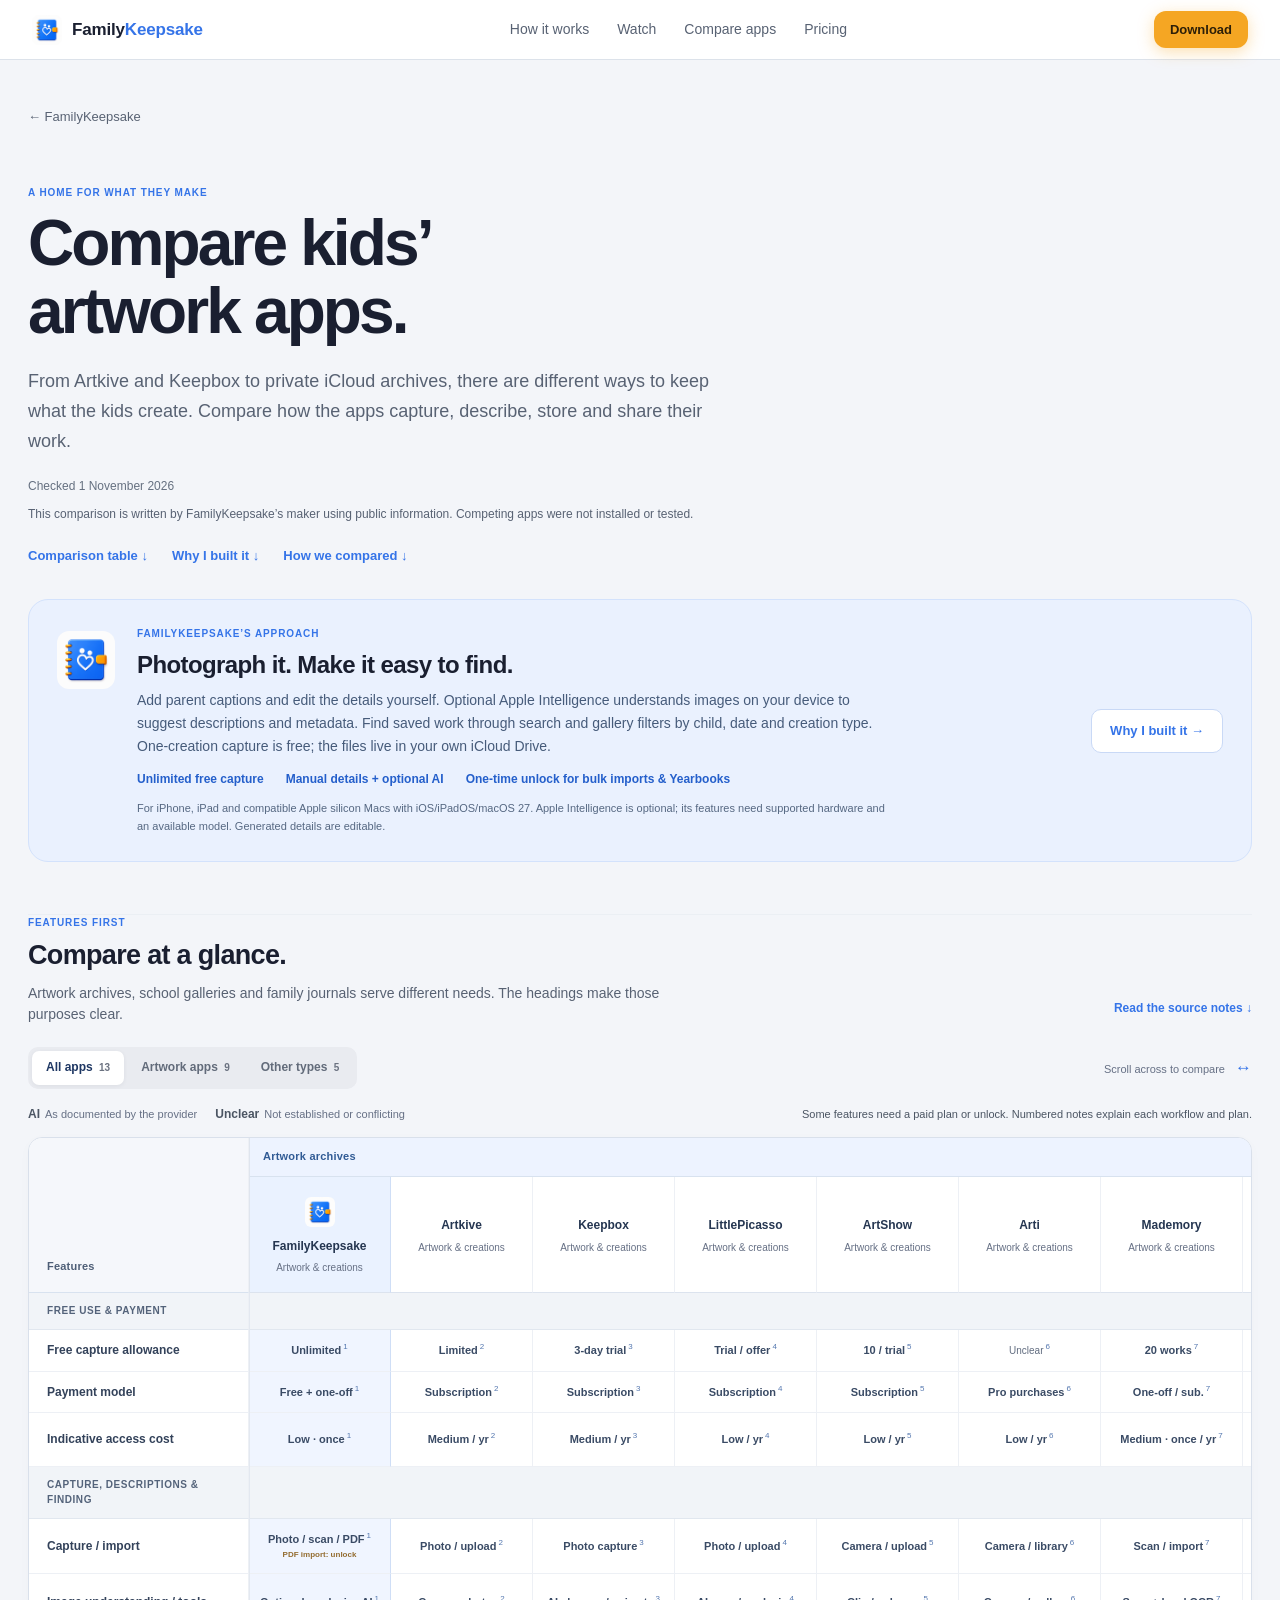
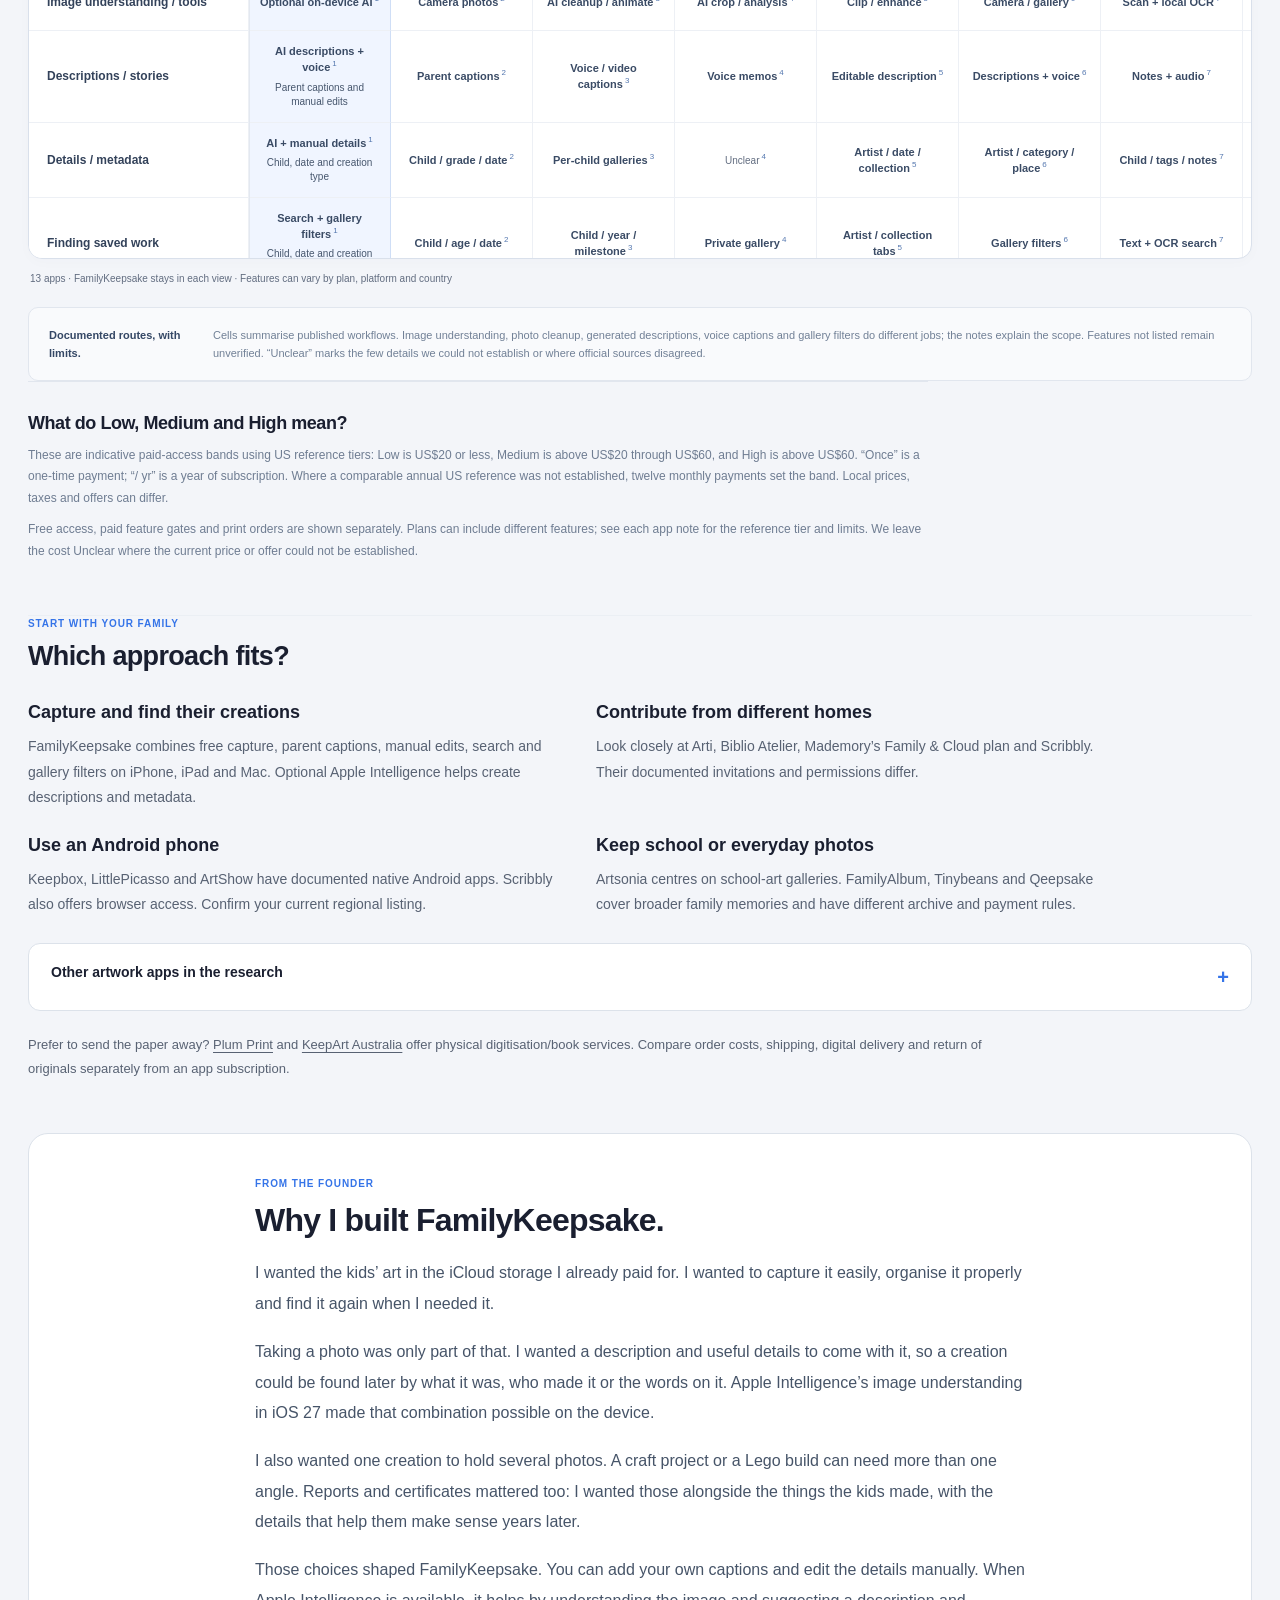
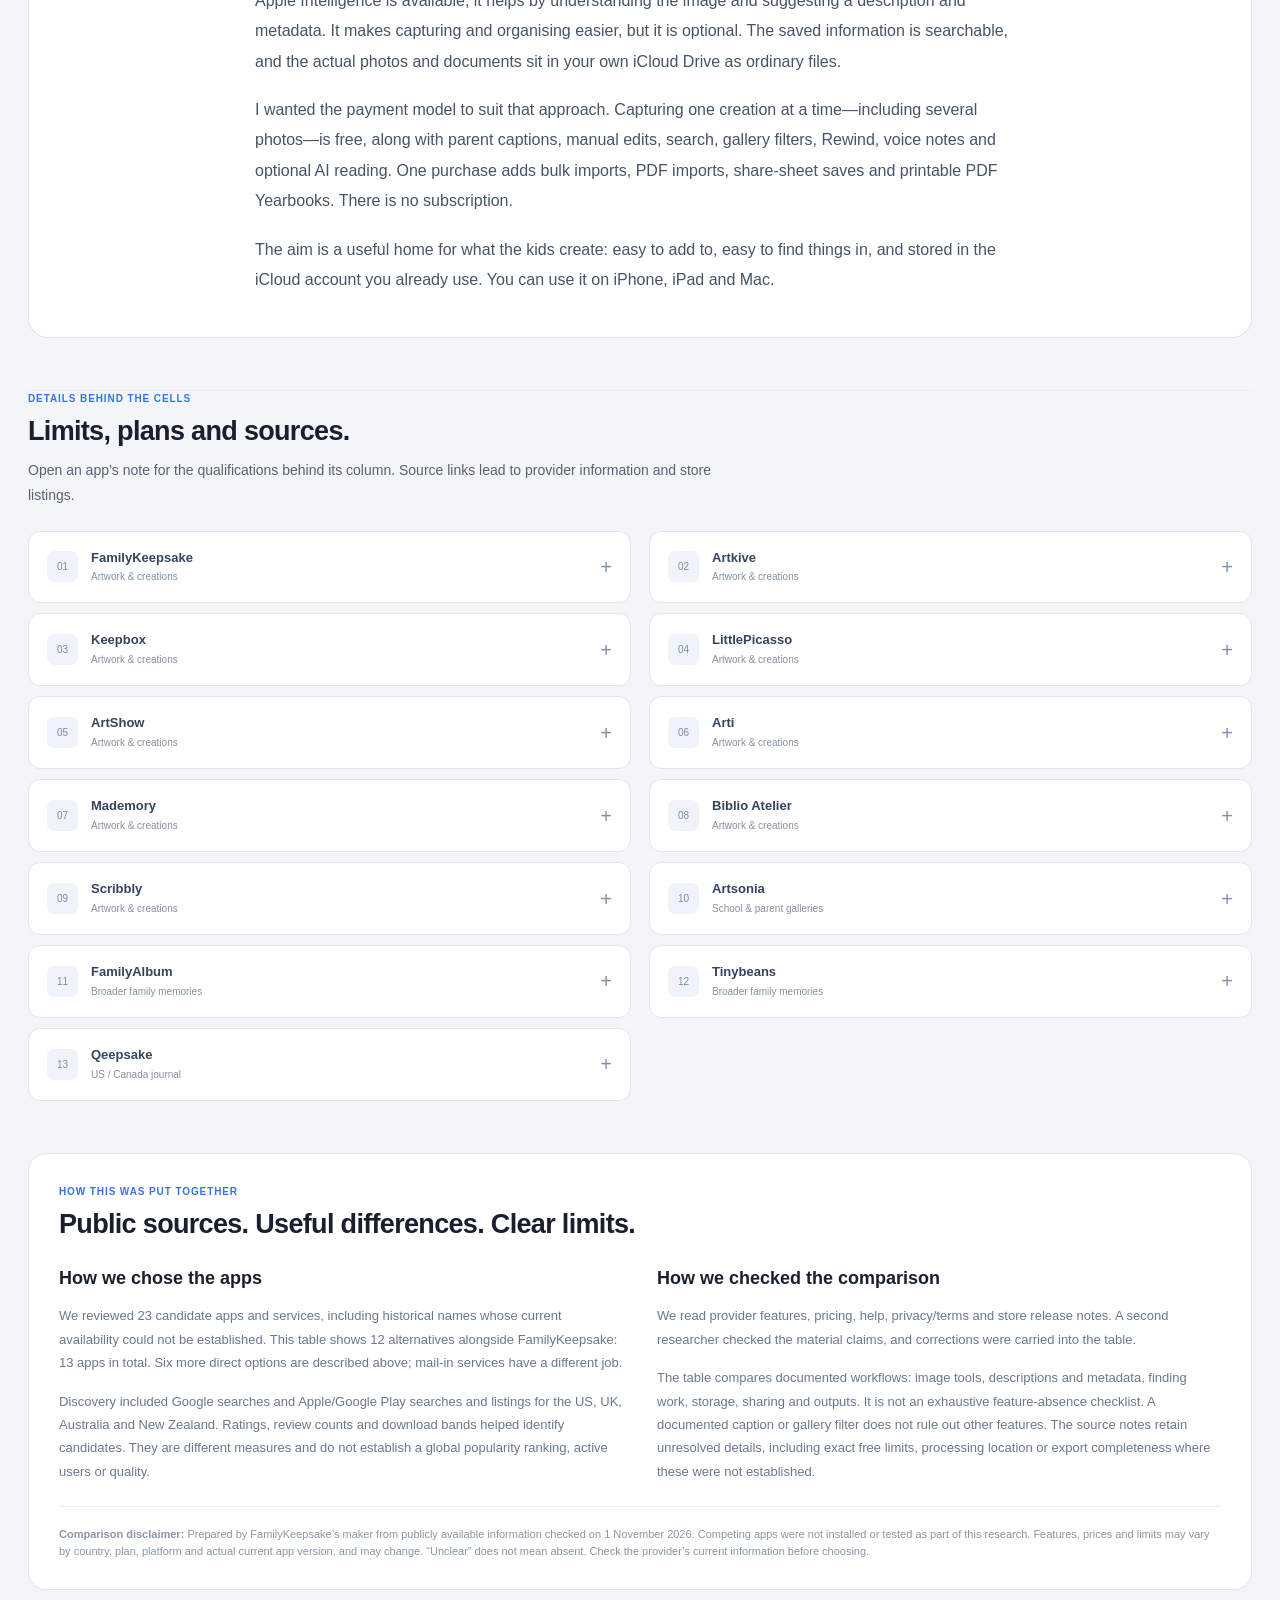
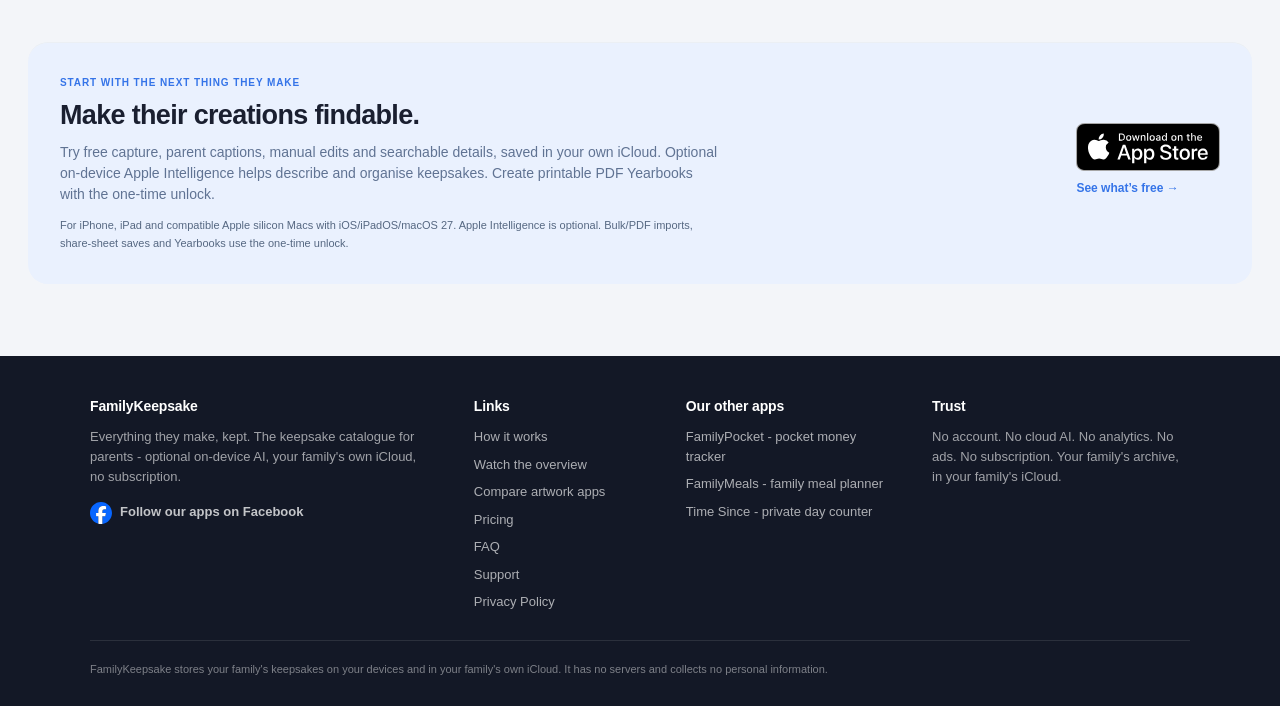
<file: compare-kids-artwork-apps/index.html>
<!DOCTYPE html>
<html lang="en-NZ"><head><meta charset="utf-8"><meta name="viewport" content="width=device-width,initial-scale=1">
<title>Compare Kids’ Artwork Apps: FamilyKeepsake &amp; Alternatives</title>
<meta name="description" content="Compare FamilyKeepsake, Artkive, Keepbox and other kids’ artwork apps: free limits, AI, iCloud, sharing and payment models. Includes our founder’s story.">
<link rel="canonical" href="https://www.familykeepsake.app/compare-kids-artwork-apps/">
<meta property="og:type" content="website"><meta property="og:locale" content="en_NZ"><meta property="og:site_name" content="FamilyKeepsake">
<meta property="og:title" content="Compare kids’ artwork apps — FamilyKeepsake and alternatives">
<meta property="og:description" content="A sourced comparison of free access, image understanding, storage, sharing and payment models. Plus why I built FamilyKeepsake.">
<meta property="og:url" content="https://www.familykeepsake.app/compare-kids-artwork-apps/">
<meta property="og:image" content="https://www.familykeepsake.app/app-icon.png"><meta property="og:image:alt" content="FamilyKeepsake app icon">
<meta name="twitter:card" content="summary"><meta name="twitter:title" content="Compare kids’ artwork apps — FamilyKeepsake"><meta name="twitter:description" content="Compare free access, AI, storage, sharing and payment models, with sources and our founder’s story."><meta name="twitter:image" content="https://www.familykeepsake.app/app-icon.png">
<link rel="icon" href="/app-icon-small.png" type="image/png">
<style>
    *, *::before, *::after { box-sizing: border-box; margin: 0; padding: 0; }

    :root {
      --navy:        #3574E8;
      --navy-light:  #EAF1FE;
      --amber:       #F5A623;
      --amber-light: #FEF3C7;
      --amber-text:  #2D1F08;
      --teal:        #2ABFBF;
      --coral:       #F26B5B;
      --success:     #22C55E;
      --slate:       #C8D2DE;   /* the app's own surface - used inside the phones */
      --slate-card:  #DCE3EC;
      --stage:       #131826;   /* Rewind's dark stage */
      --bg:          #F3F5F9;
      --card:        #FFFFFF;
      --text:        #1A1F30;
      --text-sec:    #586273;
      --text-muted:  #8A93A4;
      --border:      #DCE2EA;
      --border-lt:   #EBEFF4;
      --shadow:      0 1px 4px rgba(20,32,50,0.07);
      --shadow-md:   0 4px 16px rgba(20,32,50,0.10);
      --r-sm: 8px; --r-md: 12px; --r-lg: 16px; --r-xl: 24px; --r-full: 9999px;
    }

    html { scroll-behavior: smooth; }
    body { font-family: -apple-system, BlinkMacSystemFont, "Segoe UI", Roboto, sans-serif; background: var(--bg); color: var(--text); line-height: 1.5; -webkit-text-size-adjust: 100%; }
    a { color: inherit; text-decoration: none; }
    ::selection { background: var(--amber-light); }

    /* ── Nav ── */
    nav {
      position: sticky; top: 0; z-index: 100;
      background: rgba(243,245,249,0.92); backdrop-filter: blur(12px);
      border-bottom: 1px solid var(--border);
      padding: 0 20px; height: 56px;
      display: flex; align-items: center; justify-content: space-between;
    }
    .nav-brand { display: flex; align-items: center; gap: 10px; font-size: 17px; font-weight: 700; letter-spacing: -0.01em; }
    .nav-brand img { width: 30px; height: 30px; border-radius: 7px; }
    .nav-brand span b { color: var(--navy); }
    .nav-links { display: none; }
    .nav-cta {
      background: var(--amber); color: var(--amber-text);
      padding: 9px 16px; border-radius: var(--r-md);
      font-size: 13px; font-weight: 700;
      box-shadow: 0 4px 16px rgba(245,166,35,0.35);
    }

    /* ── Official App Store badge ── */
    .app-store-link { display: inline-flex; padding: 12px; }
    .app-store-link img { display: block; width: auto; height: 48px; }
    .app-store-link:focus-visible { outline: 3px solid var(--navy); outline-offset: 2px; border-radius: 4px; }

    /* ── Hero ── */
    .hero { max-width: 1100px; margin: 0 auto; padding: 48px 20px 52px; text-align: center; }
    .hero-tag { font-size: 11px; font-weight: 700; letter-spacing: 0.08em; color: var(--navy); background: var(--navy-light); padding: 5px 12px; border-radius: var(--r-full); display: inline-block; margin-bottom: 18px; text-transform: uppercase; }
    .hero h1 { font-size: 34px; font-weight: 800; line-height: 1.08; letter-spacing: -0.02em; margin-bottom: 16px; }
    .hero h1 em { color: var(--navy); font-style: normal; }
    .hero p { font-size: 16px; color: var(--text-sec); line-height: 1.65; margin-bottom: 24px; }
    .cta-row { display: flex; align-items: center; justify-content: center; gap: 14px; flex-wrap: wrap; margin-bottom: 18px; }
    .btn-secondary-link { font-size: 15px; font-weight: 600; color: var(--navy); }
    .hero-facebook { display: inline-flex; align-items: center; gap: 8px; margin-bottom: 14px; color: var(--text-sec); font-size: 13px; font-weight: 600; line-height: 1.3; }
    .hero-facebook:hover { color: var(--navy); }
    .hero-facebook img { width: 18px; height: 18px; flex: 0 0 auto; }
    .trust-line { font-size: 13px; color: var(--text-muted); line-height: 1.5; max-width: 340px; margin: 0 auto 8px; }
    .product-clarify { font-size: 12px; color: var(--text-muted); line-height: 1.5; max-width: 400px; margin: 0 auto; font-style: italic; }
    .hero-phones { display: flex; flex-direction: column; align-items: center; gap: 28px; margin-top: 40px; }

    /* ── Section common ── */
    section { border-top: 1px solid var(--border-lt); }
    .section-inner { max-width: 1100px; margin: 0 auto; padding: 52px 20px; }
    .section-tag { font-size: 11px; font-weight: 700; letter-spacing: 0.08em; color: var(--navy); text-transform: uppercase; margin-bottom: 12px; }
    .section-h2 { font-size: 26px; font-weight: 800; letter-spacing: -0.02em; line-height: 1.15; margin-bottom: 20px; }
    .section-lede { font-size: 16px; color: var(--text-sec); line-height: 1.65; max-width: 620px; }

    /* ── Trust strip ── */
    .trust-strip { background: var(--card); }
    .trust-strip-grid { display: grid; grid-template-columns: 1fr 1fr; gap: 12px; }
    .trust-strip-card { background: var(--bg); border: 1px solid var(--border-lt); border-radius: var(--r-lg); padding: 16px; }
    .trust-strip-card svg { width: 22px; height: 22px; color: var(--navy); margin-bottom: 8px; }
    .trust-strip-card h3 { font-size: 14px; font-weight: 700; margin-bottom: 4px; letter-spacing: -0.01em; }
    .trust-strip-card p { font-size: 13px; color: var(--text-sec); line-height: 1.45; }

    /* ── Problem ── */
    .problem { background: var(--bg); }
    .problem .section-h2 { margin-bottom: 16px; }
    .problem p { font-size: 16px; color: var(--text-sec); line-height: 1.65; margin-bottom: 16px; max-width: 640px; }
    .problem p.bold { font-weight: 600; color: var(--text); }
    .problem ul { list-style: none; margin-top: 8px; display: flex; flex-direction: column; gap: 8px; max-width: 640px; }
    .problem ul li { display: flex; gap: 10px; align-items: flex-start; font-size: 14px; color: var(--text); }

    /* ── How it works ── */
    .how { background: var(--navy-light); }
    .steps { display: grid; grid-template-columns: 1fr; gap: 14px; }
    .step { background: white; border-radius: var(--r-lg); padding: 20px; box-shadow: var(--shadow); }
    .step-n { font-family: ui-monospace, monospace; font-size: 12px; font-weight: 700; color: var(--navy); margin-bottom: 10px; }
    .step h3 { font-size: 16px; font-weight: 700; margin-bottom: 6px; letter-spacing: -0.01em; }
    .step p { font-size: 14px; color: var(--text-sec); line-height: 1.55; }

    /* ── Feature sections ── */
    .feature-sec { background: var(--card); }
    .feature-sec.alt { background: var(--bg); }
    .feature-row { display: flex; flex-direction: column; gap: 28px; align-items: center; }
    .feature-row.voice-only { display: block; max-width: 620px; margin: 0 auto; }
    .feature-text { width: 100%; }
    .feature-eyebrow { font-size: 11px; font-weight: 700; letter-spacing: 0.08em; color: var(--navy); text-transform: uppercase; margin-bottom: 12px; }
    .feature-text h2 { font-size: 24px; font-weight: 800; letter-spacing: -0.02em; line-height: 1.15; margin-bottom: 12px; }
    .feature-text p { font-size: 15px; color: var(--text-sec); line-height: 1.65; margin-bottom: 14px; max-width: 540px; }
    .feature-text ul { list-style: none; display: flex; flex-direction: column; gap: 8px; }
    .feature-text ul li { display: flex; gap: 10px; align-items: flex-start; font-size: 14px; color: var(--text); }
    .feature-visual { display: flex; justify-content: center; align-items: center; }
    .store-shot { display: block; width: min(100%, 300px); height: auto; border-radius: 24px; box-shadow: 0 24px 60px rgba(16,19,31,0.18); }
    .store-shot.ipad-shot { width: min(100%, 560px); border-radius: 20px; }
    .platform { background: var(--bg); }
    .platform-grid { display: grid; grid-template-columns: 1fr; gap: 12px; margin-top: 28px; }
    .platform-card { background: var(--card); border: 1px solid var(--border); border-radius: var(--r-md); padding: 20px; }
    .platform-card h3 { font-size: 17px; margin-bottom: 6px; }
    .platform-card p { color: var(--text-sec); font-size: 14px; line-height: 1.55; }

    /* ── Privacy (dark) ── */
    .privacy { background: var(--stage); color: white; }
    .privacy .section-tag { color: rgba(255,255,255,0.55); }
    .privacy .section-h2 { color: white; margin-bottom: 14px; }
    .privacy .section-lede { color: rgba(255,255,255,0.7); margin-bottom: 32px; max-width: 580px; }
    .privacy-grid { display: grid; grid-template-columns: 1fr 1fr; gap: 10px; grid-auto-rows: 1fr; margin-bottom: 24px; }
    .privacy-card { background: rgba(255,255,255,0.04); border: 1px solid rgba(255,255,255,0.08); border-radius: var(--r-md); padding: 14px; height: 100%; }
    .privacy-card h4 { font-size: 13px; font-weight: 700; margin-bottom: 4px; }
    .privacy-card p { font-size: 12px; color: rgba(255,255,255,0.6); line-height: 1.5; }
    .clarify-box { background: rgba(245,166,35,0.1); border: 1px solid rgba(245,166,35,0.4); border-radius: var(--r-lg); padding: 18px 20px; margin-top: 8px; }
    .clarify-box h4 { font-size: 14px; font-weight: 700; color: white; margin-bottom: 6px; }
    .clarify-box p { font-size: 13px; color: rgba(255,255,255,0.75); line-height: 1.55; }

    /* ── Pricing ── */
    .pricing { background: var(--card); }
    .price-grid { display: grid; grid-template-columns: 1fr; gap: 14px; margin-top: 28px; max-width: 760px; }
    .price-card { background: var(--bg); border: 1px solid var(--border); border-radius: var(--r-xl); padding: 24px; display: flex; flex-direction: column; }
    .price-card.hero-card { background: white; border: 2px solid var(--amber); box-shadow: 0 12px 32px rgba(245,166,35,0.18); }
    .price-name { font-size: 12px; font-weight: 700; letter-spacing: 0.06em; text-transform: uppercase; color: var(--text-sec); margin-bottom: 8px; }
    .price-card.hero-card .price-name { color: var(--amber); filter: brightness(0.8); }
    .price-amount { font-size: 32px; font-weight: 800; letter-spacing: -0.02em; margin-bottom: 2px; }
    .price-amount small { font-size: 14px; font-weight: 600; color: var(--text-sec); letter-spacing: 0; }
    .price-sub { font-size: 13px; color: var(--text-sec); margin-bottom: 16px; }
    .price-card ul { list-style: none; display: flex; flex-direction: column; gap: 8px; }
    .price-card ul li { display: flex; gap: 9px; align-items: flex-start; font-size: 14px; color: var(--text); line-height: 1.45; }
    .price-note { font-size: 13px; color: var(--text-sec); margin-top: 20px; max-width: 620px; line-height: 1.6; }

    /* ── Comparison ── */
    .compare { background: var(--bg); }
    .compare-table { background: white; border-radius: var(--r-lg); overflow: hidden; border: 1px solid var(--border); margin-top: 8px; }
    .compare-row { display: grid; grid-template-columns: 1fr 1fr; }
    .compare-row + .compare-row { border-top: 1px solid var(--border-lt); }
    .compare-row > div { padding: 14px 16px; font-size: 14px; }
    .compare-row > div + div { border-left: 1px solid var(--border-lt); }
    .compare-row.head > div { font-weight: 700; font-size: 13px; background: var(--navy-light); color: var(--navy); letter-spacing: 0.02em; }
    .compare-row.head > div + div { background: var(--bg); color: var(--text-sec); }
    .compare-row .col-fk { color: var(--text); font-weight: 500; }
    .compare-row .col-other { color: var(--text-sec); }
    .compare-close { font-size: 14px; color: var(--text-sec); line-height: 1.6; margin-top: 16px; max-width: 600px; }

    .check { color: var(--success); font-weight: 700; flex-shrink: 0; }

    /* ── Our other apps ── */
    .other-apps { background: var(--card); border-block: 1px solid var(--border); scroll-margin-top: 60px; }
    .other-apps-inner { max-width: 1100px; margin: 0 auto; padding: 44px 20px; }
    .other-apps h2 { margin-bottom: 24px; }
    .other-apps-grid { display: grid; grid-template-columns: minmax(0, 1fr); gap: 12px; list-style: none; }
    .other-apps-grid > li { min-width: 0; }
    .other-app-card { display: flex; align-items: flex-start; gap: 14px; height: 100%; padding: 18px; background: var(--bg); border: 1px solid var(--border); border-radius: var(--r-lg); color: var(--text); text-decoration: none; }
    .other-app-card:hover { border-color: var(--navy); }
    .other-app-card:focus-visible { outline: 3px solid var(--navy); outline-offset: 3px; }
    .other-app-card img { width: 48px; height: 48px; flex: 0 0 auto; border-radius: 11px; }
    .other-app-copy { display: flex; flex-direction: column; flex: 1; min-width: 0; }
    .other-app-copy h3 { font-size: 18px; font-weight: 700; line-height: 1.3; letter-spacing: -0.02em; margin-bottom: 8px; }
    .other-app-copy p { font-size: 14px; line-height: 1.55; color: var(--text-sec); margin-bottom: 12px; }
    .other-app-link { font-size: 14px; font-weight: 600; color: var(--navy); margin-top: auto; }
    .other-app-card:hover .other-app-link { text-decoration: underline; text-underline-offset: 3px; }
    @media (min-width: 768px) {
      .other-apps-inner { padding: 52px 32px; }
      .other-apps-grid { grid-template-columns: repeat(3, minmax(0, 1fr)); gap: 18px; }
      .other-app-card { flex-direction: column; gap: 16px; padding: 22px; }
      .other-app-card img { width: 56px; height: 56px; border-radius: 13px; }
    }

    /* ── FAQ ── */
    .faq { background: var(--card); }
    .faq-list { display: flex; flex-direction: column; gap: 8px; }
    .faq-list details { background: var(--bg); border: 1px solid var(--border); border-radius: var(--r-md); padding: 14px 16px; }
    .faq-list details[open] { border-color: var(--navy); background: white; }
    .faq-list summary { font-size: 15px; font-weight: 600; color: var(--text); cursor: pointer; list-style: none; display: flex; justify-content: space-between; align-items: center; gap: 12px; }
    .faq-list summary::-webkit-details-marker { display: none; }
    .faq-list summary::after { content: "+"; font-size: 22px; font-weight: 400; color: var(--text-muted); flex-shrink: 0; line-height: 1; }
    .faq-list details[open] summary::after { content: "−"; color: var(--navy); }
    .faq-list details p { font-size: 14px; color: var(--text-sec); line-height: 1.6; margin-top: 10px; }

    /* ── Footer CTA ── */
    .footer-cta { background: var(--bg); text-align: center; }
    .footer-cta h2 { font-size: 26px; font-weight: 800; letter-spacing: -0.02em; line-height: 1.1; margin-bottom: 12px; }
    .footer-cta p { font-size: 15px; color: var(--text-sec); margin: 0 auto 20px; line-height: 1.55; max-width: 520px; }

    /* ── Footer ── */
    footer { background: var(--stage); color: rgba(255,255,255,0.6); padding: 40px 20px 28px; font-size: 13px; }
    .footer-grid { max-width: 1100px; margin: 0 auto; display: grid; grid-template-columns: 1fr; gap: 28px; }
    .footer-col h5 { font-size: 14px; font-weight: 700; color: white; margin-bottom: 10px; letter-spacing: -0.01em; }
    .footer-col p { line-height: 1.55; }
    .footer-col ul { list-style: none; display: flex; flex-direction: column; gap: 8px; }
    .footer-col ul a { color: rgba(255,255,255,0.65); }
    .footer-col ul a:hover { color: white; }
    .footer-facebook { display: inline-flex; align-items: center; gap: 8px; margin-top: 14px; color: rgba(255,255,255,0.75); font-weight: 600; line-height: 1.3; }
    .footer-facebook:hover { color: white; }
    .footer-facebook img { width: 22px; height: 22px; flex: 0 0 auto; }
    .footer-legal { max-width: 1100px; margin: 28px auto 0; padding-top: 20px; border-top: 1px solid rgba(255,255,255,0.1); font-size: 11px; color: rgba(255,255,255,0.45); line-height: 1.55; }

    /* ── Tablet: 600px+ ── */
    @media (min-width: 600px) {
      .trust-strip-grid { grid-template-columns: repeat(4, 1fr); }
      .steps { grid-template-columns: 1fr 1fr; }
      .privacy-grid { grid-template-columns: repeat(3, 1fr); }
      .price-grid { grid-template-columns: 1fr 1fr; }
      .footer-grid { grid-template-columns: 2fr 1fr 1.2fr 1.5fr; gap: 40px; }
      .section-h2 { font-size: 30px; }
      .hero h1 { font-size: 42px; }
    }

    /* ── Desktop: 900px+ ── */
    @media (min-width: 900px) {
      nav { padding: 0 32px; height: 60px; }
      .nav-links { display: flex; gap: 28px; font-size: 14px; font-weight: 500; color: var(--text-sec); }
      .nav-links a:hover { color: var(--text); }

      .hero { padding: 72px 32px 80px; display: grid; grid-template-columns: 1fr auto; gap: 56px; align-items: center; text-align: left; }
      .hero > div:first-child { max-width: 560px; }
      .hero h1 { font-size: 50px; letter-spacing: -0.03em; }
      .hero p { font-size: 17px; }
      .cta-row { justify-content: flex-start; }
      .trust-line { margin: 0 0 8px; max-width: none; }
      .product-clarify { margin: 0; max-width: 540px; }
      .hero-phones { flex-direction: row; gap: 18px; align-items: flex-start; justify-content: flex-start; margin-top: 0; }
      .platform-grid { grid-template-columns: repeat(2, 1fr); }

      .section-inner { padding: 72px 32px; }
      .section-h2 { font-size: 34px; margin-bottom: 24px; }
      .problem .section-h2 { font-size: 38px; margin-bottom: 18px; }
      .problem p { font-size: 17px; }

      .steps { grid-template-columns: repeat(5, 1fr); gap: 18px; }

      .feature-row { display: grid; grid-template-columns: 1fr 1fr; gap: 56px; align-items: center; }
      .feature-row.flip { direction: rtl; }
      .feature-row.flip > * { direction: ltr; }
      .feature-text h2 { font-size: 28px; }
      .feature-text p { font-size: 16px; }
      .feature-text ul li { font-size: 15px; }

      .footer-cta h2 { font-size: 36px; }
    }
  </style><link rel="stylesheet" href="/compare-kids-artwork-apps/comparison.css">
<script type="application/ld+json">{"@context": "https://schema.org", "@graph": [{"@type": "WebPage", "@id": "https://www.familykeepsake.app/compare-kids-artwork-apps/#webpage", "url": "https://www.familykeepsake.app/compare-kids-artwork-apps/", "name": "Compare kids’ artwork apps: FamilyKeepsake and alternatives", "description": "Compare free access, AI features, archive storage, sharing and payment models for kids’ artwork apps, with sources and the FamilyKeepsake founder’s story.", "inLanguage": "en-NZ", "dateModified": "2026-11-01", "isPartOf": {"@id": "https://www.familykeepsake.app/#website"}, "publisher": {"@id": "https://www.familykeepsake.app/#organization"}, "about": {"@type": "SoftwareApplication", "name": "FamilyKeepsake", "url": "https://www.familykeepsake.app/"}}, {"@type": "BreadcrumbList", "itemListElement": [{"@type": "ListItem", "position": 1, "name": "Home", "item": "https://www.familykeepsake.app/"}, {"@type": "ListItem", "position": 2, "name": "Compare artwork apps", "item": "https://www.familykeepsake.app/compare-kids-artwork-apps/"}]}]}</script>
<script src="/compare-kids-artwork-apps/comparison.js" defer></script>
</head><body class="comparison-page"><a class="skip-link" href="#main">Skip to content</a>
<nav class="site-nav" aria-label="Main navigation"><a class="nav-brand" href="/"><img src="/app-icon-small.png" alt="" width="30" height="30"><span>Family<b>Keepsake</b></span></a><div class="nav-links"><a href="/#how">How it works</a><a href="/watch/">Watch</a><a href="/compare-kids-artwork-apps/" aria-current="page">Compare apps</a><a href="/#pricing">Pricing</a></div><a href="https://apps.apple.com/app/id6787202741" class="nav-cta">Download</a></nav>
<main id="main" class="comparison-shell">
<a class="article-back" href="/">← FamilyKeepsake</a>
<header class="article-header"><span class="small-label">A home for what they make</span><h1>Compare kids’<br>artwork apps.</h1><p class="article-dek">From Artkive and Keepbox to private iCloud archives, there are different ways to keep what the kids create. Compare how the apps capture, describe, store and share their work.</p><p class="article-byline">Checked 1 November 2026</p><p class="maker-disclosure">This comparison is written by FamilyKeepsake’s maker using public information. Competing apps were not installed or tested.</p><div class="jump-links"><a href="#matrix">Comparison table ↓</a><a href="#founder">Why I built it ↓</a><a href="#how-compared">How we compared ↓</a></div></header>
<div class="article-body">
<section class="fp-intro" aria-labelledby="our-approach"><div class="fp-intro-icon"><img src="/app-icon.png" alt="" width="58" height="58"></div><div><span class="small-label">FamilyKeepsake’s approach</span><h2 id="our-approach">Photograph it. Make it easy to find.</h2><p>Add parent captions and edit the details yourself. Optional Apple Intelligence understands images on your device to suggest descriptions and metadata. Find saved work through search and gallery filters by child, date and creation type. One-creation capture is free; the files live in your own iCloud Drive.</p><div class="benefit-list"><span>Unlimited free capture</span><span>Manual details + optional AI</span><span>One-time unlock for bulk imports &amp; Yearbooks</span></div><p class="requirements">For iPhone, iPad and compatible Apple silicon Macs with iOS/iPadOS/macOS 27. Apple Intelligence is optional; its features need supported hardware and an available model. Generated details are editable.</p></div><a class="button-secondary" href="#founder">Why I built it →</a></section>
<section id="matrix" aria-labelledby="matrix-heading"><div class="matrix-top"><div><span class="small-label">Features first</span><h2 id="matrix-heading">Compare at a glance.</h2><p class="matrix-dek">Artwork archives, school galleries and family journals serve different needs. The headings make those purposes clear.</p></div><a class="method-link" href="#notes">Read the source notes ↓</a></div>
<div class="matrix-tools"><div class="filter-buttons" role="group" aria-label="Comparison views"><button class="filter active" data-view="all" aria-pressed="true">All apps <span>13</span></button><button class="filter" data-view="archive" aria-pressed="false">Artwork apps <span>9</span></button><button class="filter" data-view="other" aria-pressed="false">Other types <span>5</span></button></div><span class="scroll-hint">Scroll across to compare <span aria-hidden="true">↔</span></span></div>
<div class="legend" id="matrix-legend"><span><b>AI</b> As documented by the provider</span><span><b>Unclear</b> Not established or conflicting</span><span class="legend-note">Some features need a paid plan or unlock. Numbered notes explain each workflow and plan.</span></div>
<div class="table-frame"><div class="table-scroll" tabindex="0" role="region" aria-label="Scrollable app comparison" aria-describedby="matrix-legend view-status"><table id="comparison-table"><caption class="sr-only">FamilyKeepsake and twelve alternatives. Features are rows, apps are columns, grouped by product purpose. Source notes explain limits and Unclear values.</caption><colgroup><col class="feature-col"><col class="app-col"><col class="app-col"><col class="app-col"><col class="app-col"><col class="app-col"><col class="app-col"><col class="app-col"><col class="app-col"><col class="app-col"><col class="app-col"><col class="app-col"><col class="app-col"><col class="app-col"></colgroup><thead><tr class="type-head"><th class="corner" rowspan="2" scope="col">Features</th><th scope="colgroup" data-column-group="archive" class="type-archive" colspan="9">Artwork archives</th><th scope="colgroup" data-column-group="school" class="type-school" colspan="1">School galleries</th><th scope="colgroup" data-column-group="journal" class="type-journal" colspan="3">Family photo journals</th></tr><tr class="name-head"><th scope="col" id="app-familykeepsake" data-app="familykeepsake" class="app-head fk-col"><img src="/app-icon-small.png" alt="" width="30" height="30"><a href="#note-1">FamilyKeepsake</a><span class="market">Artwork &amp; creations</span></th><th scope="col" id="app-artkive" data-app="artkive" class="app-head "><a href="#note-2">Artkive</a><span class="market">Artwork &amp; creations</span></th><th scope="col" id="app-keepbox" data-app="keepbox" class="app-head "><a href="#note-3">Keepbox</a><span class="market">Artwork &amp; creations</span></th><th scope="col" id="app-littlepicasso" data-app="littlepicasso" class="app-head "><a href="#note-4">LittlePicasso</a><span class="market">Artwork &amp; creations</span></th><th scope="col" id="app-artshow" data-app="artshow" class="app-head "><a href="#note-5">ArtShow</a><span class="market">Artwork &amp; creations</span></th><th scope="col" id="app-arti" data-app="arti" class="app-head "><a href="#note-6">Arti</a><span class="market">Artwork &amp; creations</span></th><th scope="col" id="app-mademory" data-app="mademory" class="app-head "><a href="#note-7">Mademory</a><span class="market">Artwork &amp; creations</span></th><th scope="col" id="app-atelier" data-app="atelier" class="app-head "><a href="#note-8">Biblio Atelier</a><span class="market">Artwork &amp; creations</span></th><th scope="col" id="app-scribbly" data-app="scribbly" class="app-head "><a href="#note-9">Scribbly</a><span class="market">Artwork &amp; creations</span></th><th scope="col" id="app-artsonia" data-app="artsonia" class="app-head "><a href="#note-10">Artsonia</a><span class="market">School &amp; parent galleries</span></th><th scope="col" id="app-familyalbum" data-app="familyalbum" class="app-head "><a href="#note-11">FamilyAlbum</a><span class="market">Broader family memories</span></th><th scope="col" id="app-tinybeans" data-app="tinybeans" class="app-head "><a href="#note-12">Tinybeans</a><span class="market">Broader family memories</span></th><th scope="col" id="app-qeepsake" data-app="qeepsake" class="app-head "><a href="#note-13">Qeepsake</a><span class="market">US / Canada journal</span></th></tr></thead><tbody aria-labelledby="section-free"><tr class="section-row"><th id="section-free" scope="rowgroup">Free use &amp; payment</th><td colspan="13" class="section-fill"></td></tr><tr><th scope="row" id="row-free">Free capture allowance</th><td data-app="familykeepsake" class="fk-col" headers="row-free app-familykeepsake" title="Camera, document scan, several photos of one creation, unlimited saves, parent captions, manual edits, search, gallery filters, Rewind and voice notes. On-device Apple Intelligence reading is optional and included when available."><span class="cell value" aria-label="Unlimited">Unlimited</span><sup><a href="#note-1" aria-label="Note 1: FamilyKeepsake">1</a></sup></td><td data-app="artkive" class="" headers="row-free app-artkive" title="Limited free access is documented. Official FAQs disagree on its exact current trigger; note explains both."><span class="cell value" aria-label="Limited">Limited</span><sup><a href="#note-2" aria-label="Note 2: Artkive">2</a></sup></td><td data-app="keepbox" class="" headers="row-free app-keepbox" title="Three-day trial per provider FAQ; Apple says subscription required after trial. Eligibility and retained access unverified."><span class="cell value" aria-label="3-day trial">3-day trial</span><sup><a href="#note-3" aria-label="Note 3: Keepbox">3</a></sup></td><td data-app="littlepicasso" class="" headers="row-free app-littlepicasso" title="Apple describes a seven-day membership trial; Play describes free saving and a 30-day unlimited offer. Current ongoing allowance is not established."><span class="cell value" aria-label="Trial / offer">Trial / offer</span><sup><a href="#note-4" aria-label="Note 4: LittlePicasso">4</a></sup></td><td data-app="artshow" class="" headers="row-free app-artshow" title="Homepage offers up to 10 pictures in a one-month trial, Apple says subscription needed to add work after trial, while Play calls it a free plan. Scope of any ongoing free upload allowance is unclear."><span class="cell value" aria-label="10 / trial">10 / trial</span><sup><a href="#note-5" aria-label="Note 5: ArtShow">5</a></sup></td><td data-app="arti" class="" headers="row-free app-arti" title="Free capture cap and available entitlements unclear."><span class="cell unknown" aria-label="Unclear">Unclear</span><sup><a href="#note-6" aria-label="Note 6: Arti">6</a></sup></td><td data-app="mademory" class="" headers="row-free app-mademory" title="20 artworks, one child; saved items remain viewable and exportable after paid access ends."><span class="cell value" aria-label="20 works">20 works</span><sup><a href="#note-7" aria-label="Note 7: Mademory">7</a></sup></td><td data-app="atelier" class="" headers="row-free app-atelier" title="30 works, all rooms and family archive"><span class="cell value" aria-label="30 works">30 works</span><sup><a href="#note-8" aria-label="Note 8: Biblio Atelier">8</a></sup></td><td data-app="scribbly" class="" headers="row-free app-scribbly" title="Unlimited uploads, AI background removal, galleries, family sharing"><span class="cell value" aria-label="Unlimited">Unlimited</span><sup><a href="#note-9" aria-label="Note 9: Scribbly">9</a></sup></td><td data-app="artsonia" class="" headers="row-free app-artsonia" title="Teachers, students and parents can publish artwork using free service"><span class="cell value" aria-label="Free service">Free service</span><sup><a href="#note-10" aria-label="Note 10: Artsonia">10</a></sup></td><td data-app="familyalbum" class="" headers="row-free app-familyalbum" title="Unlimited uploads/storage; 2-minute video limit"><span class="cell value" aria-label="Unlimited">Unlimited</span><sup><a href="#note-11" aria-label="Note 11: FamilyAlbum">11</a></sup></td><td data-app="tinybeans" class="" headers="row-free app-tinybeans" title="20 photos/videos per month and 5 GB free storage. Reaching 5 GB requires upgrade for further media uploads; archive access terms are qualified in the note."><span class="cell value" aria-label="20 / month">20 / month</span><sup><a href="#note-12" aria-label="Note 12: Tinybeans">12</a></sup></td><td data-app="qeepsake" class="" headers="row-free app-qeepsake" title="Trial; Lite retains view access to saved entries but precise current capture limits unconfirmed"><span class="cell value" aria-label="Trial / Lite">Trial / Lite</span><sup><a href="#note-13" aria-label="Note 13: Qeepsake">13</a></sup></td></tr><tr><th scope="row" id="row-payment">Payment model</th><td data-app="familykeepsake" class="fk-col" headers="row-payment app-familykeepsake" title="Free one-creation capture with a single non-consumable one-time unlock; no subscription"><span class="cell value" aria-label="Free + one-off">Free + one-off</span><sup><a href="#note-1" aria-label="Note 1: FamilyKeepsake">1</a></sup></td><td data-app="artkive" class="" headers="row-payment app-artkive" title="Free limited use; annual memberships and optional physical services"><span class="cell value" aria-label="Subscription">Subscription</span><sup><a href="#note-2" aria-label="Note 2: Artkive">2</a></sup></td><td data-app="keepbox" class="" headers="row-payment app-keepbox" title="Free trial followed by subscription; multiple listed Apple purchases, plus physical products."><span class="cell value" aria-label="Subscription">Subscription</span><sup><a href="#note-3" aria-label="Note 3: Keepbox">3</a></sup></td><td data-app="littlepicasso" class="" headers="row-payment app-littlepicasso" title="Free download with in-app subscriptions; ads on Play"><span class="cell value" aria-label="Subscription">Subscription</span><sup><a href="#note-4" aria-label="Note 4: LittlePicasso">4</a></sup></td><td data-app="artshow" class="" headers="row-payment app-artshow" title="Trial or free plan and paid subscriptions; optional products"><span class="cell value" aria-label="Subscription">Subscription</span><sup><a href="#note-5" aria-label="Note 5: ArtShow">5</a></sup></td><td data-app="arti" class="" headers="row-payment app-arti" title="Free download with Pro purchases"><span class="cell value" aria-label="Pro purchases">Pro purchases</span><sup><a href="#note-6" aria-label="Note 6: Arti">6</a></sup></td><td data-app="mademory" class="" headers="row-payment app-mademory" title="Free; one-time Local Pro or recurring Family &amp; Cloud"><span class="cell value" aria-label="One-off / sub.">One-off / sub.</span><sup><a href="#note-7" aria-label="Note 7: Mademory">7</a></sup></td><td data-app="atelier" class="" headers="row-payment app-atelier" title="30 free works then one-time Family, Studio or All access unlocks"><span class="cell value" aria-label="Free + one-off">Free + one-off</span><sup><a href="#note-8" aria-label="Note 8: Biblio Atelier">8</a></sup></td><td data-app="scribbly" class="" headers="row-payment app-scribbly" title="Free gallery, pay for optional printed goods and shipping"><span class="cell value" aria-label="Free + prints">Free + prints</span><sup><a href="#note-9" aria-label="Note 9: Scribbly">9</a></sup></td><td data-app="artsonia" class="" headers="row-payment app-artsonia" title="Free educational portfolio with optional paid merchandise"><span class="cell value" aria-label="Free + products">Free + products</span><sup><a href="#note-10" aria-label="Note 10: Artsonia">10</a></sup></td><td data-app="familyalbum" class="" headers="row-payment app-familyalbum" title="Free with optional subscriptions and physical products"><span class="cell value" aria-label="Free + sub.">Free + sub.</span><sup><a href="#note-11" aria-label="Note 11: FamilyAlbum">11</a></sup></td><td data-app="tinybeans" class="" headers="row-payment app-tinybeans" title="Free capped plan with optional subscription and books"><span class="cell value" aria-label="Free + sub.">Free + sub.</span><sup><a href="#note-12" aria-label="Note 12: Tinybeans">12</a></sup></td><td data-app="qeepsake" class="" headers="row-payment app-qeepsake" title="Paid memberships with seven-day trial; limited Lite after trial cancellation"><span class="cell value" aria-label="Subscription">Subscription</span><sup><a href="#note-13" aria-label="Note 13: Qeepsake">13</a></sup></td></tr><tr><th scope="row" id="row-cost">Indicative access cost</th><td data-app="familykeepsake" class="fk-col" headers="row-cost app-familykeepsake" title="US one-time Full Archive &amp; PDF Yearbooks reference tier. See cost-band method and app note."><span class="cell value" aria-label="Low · once">Low · once</span><sup><a href="#note-1" aria-label="Note 1: FamilyKeepsake">1</a></sup></td><td data-app="artkive" class="" headers="row-cost app-artkive" title="US-provider Organizer annual membership reference; optional digitisation and print orders separate. See cost-band method and app note."><span class="cell value" aria-label="Medium / yr">Medium / yr</span><sup><a href="#note-2" aria-label="Note 2: Artkive">2</a></sup></td><td data-app="keepbox" class="" headers="row-cost app-keepbox" title="Plain US Yearly $29.99 listing is the indicative reference, not the introductory offer or a guaranteed book bundle. Other tiers and eligibility differ."><span class="cell value" aria-label="Medium / yr">Medium / yr</span><sup><a href="#note-3" aria-label="Note 3: Keepbox">3</a></sup></td><td data-app="littlepicasso" class="" headers="row-cost app-littlepicasso" title="Annual Standard reference tier; entitlements and platform offers can differ. See cost-band method and app note."><span class="cell value" aria-label="Low / yr">Low / yr</span><sup><a href="#note-4" aria-label="Note 4: LittlePicasso">4</a></sup></td><td data-app="artshow" class="" headers="row-cost app-artshow" title="US annual Lite $19.99 reference; 100 added pictures per year. Local prices, taxes and plan eligibility vary."><span class="cell value" aria-label="Low / yr">Low / yr</span><sup><a href="#note-5" aria-label="Note 5: ArtShow">5</a></sup></td><td data-app="arti" class="" headers="row-cost app-arti" title="Listed One Year Pro reference; free limits, other Pro options and exact entitlements are unclear. See cost-band method and app note."><span class="cell value" aria-label="Low / yr">Low / yr</span><sup><a href="#note-6" aria-label="Note 6: Arti">6</a></sup></td><td data-app="mademory" class="" headers="row-cost app-mademory" title="Local Pro one-time or Family &amp; Cloud annual reference; both fall in Medium, with different features. See cost-band method and app note."><span class="cell value" aria-label="Medium · once / yr">Medium · once / yr</span><sup><a href="#note-7" aria-label="Note 7: Mademory">7</a></sup></td><td data-app="atelier" class="" headers="row-cost app-atelier" title="US Family one-time $9.99 reference for Children/Personal wings. Studio and All access are separate tiers; prices and eligibility vary."><span class="cell value" aria-label="Low · once">Low · once</span><sup><a href="#note-8" aria-label="Note 8: Biblio Atelier">8</a></sup></td><td data-app="scribbly" class="" headers="row-cost app-scribbly" title="Gallery is advertised free; prints and shipping separate. See cost-band method and app note."><span class="cell value" aria-label="Free">Free</span><sup><a href="#note-9" aria-label="Note 9: Scribbly">9</a></sup></td><td data-app="artsonia" class="" headers="row-cost app-artsonia" title="Free portfolio service; paid merchandise separate. See cost-band method and app note."><span class="cell value" aria-label="Free">Free</span><sup><a href="#note-10" aria-label="Note 10: Artsonia">10</a></sup></td><td data-app="familyalbum" class="" headers="row-cost app-familyalbum" title="Free plan is available. The US Apple listing names annual Family $59 and Family Pro $109 references. Other tiers, prices and entitlements differ."><span class="cell value" aria-label="Medium–High / yr">Medium–High / yr</span><sup><a href="#note-11" aria-label="Note 11: FamilyAlbum">11</a></sup><span class="paid-label">Free plan also</span></td><td data-app="tinybeans" class="" headers="row-cost app-tinybeans" title="Tinybeans+ annual reference tier. See cost-band method and app note."><span class="cell value" aria-label="High / yr">High / yr</span><sup><a href="#note-12" aria-label="Note 12: Tinybeans">12</a></sup></td><td data-app="qeepsake" class="" headers="row-cost app-qeepsake" title="US Apple Monthly Essential $4.99 and Monthly Premium $9.99 references, multiplied by 12, fall in Medium and High. Provider annual offers can differ; currency on the website pricing page was not explicitly labelled."><span class="cell value" aria-label="Medium–High / yr">Medium–High / yr</span><sup><a href="#note-13" aria-label="Note 13: Qeepsake">13</a></sup></td></tr></tbody><tbody aria-labelledby="section-capture"><tr class="section-row"><th id="section-capture" scope="rowgroup">Capture, descriptions &amp; finding</th><td colspan="13" class="section-fill"></td></tr><tr><th scope="row" id="row-capture">Capture / import</th><td data-app="familykeepsake" class="fk-col" headers="row-capture app-familykeepsake" title="One-creation camera, document scan and grouped photos are free. Bulk and PDF imports need one-time unlock."><span class="cell value" aria-label="Photo / scan / PDF">Photo / scan / PDF</span><sup><a href="#note-1" aria-label="Note 1: FamilyKeepsake">1</a></sup><span class="paid-label">PDF import: unlock</span></td><td data-app="artkive" class="" headers="row-capture app-artkive" title="Tap camera to take a photo or choose camera-roll photos; browser upload from computer; optional mail-in professional photography."><span class="cell value" aria-label="Photo / upload">Photo / upload</span><sup><a href="#note-2" aria-label="Note 2: Artkive">2</a></sup></td><td data-app="keepbox" class="" headers="row-capture app-keepbox" title="Photograph artwork; app advertises AI crop, straighten and background removal, with review of what is saved."><span class="cell value" aria-label="Photo capture">Photo capture</span><sup><a href="#note-3" aria-label="Note 3: Keepbox">3</a></sup></td><td data-app="littlepicasso" class="" headers="row-capture app-littlepicasso" title="Take a photo or upload from device; AI scanner detects and crops the artwork area. Voice memo records the child’s story."><span class="cell value" aria-label="Photo / upload">Photo / upload</span><sup><a href="#note-4" aria-label="Note 4: LittlePicasso">4</a></sup></td><td data-app="artshow" class="" headers="row-capture app-artshow" title="Choose Take Picture or Upload Picture. Camera dynamically clips artwork; upload takes JPEG/PNG and does not dynamically remove background."><span class="cell value" aria-label="Camera / upload">Camera / upload</span><sup><a href="#note-5" aria-label="Note 5: ArtShow">5</a></sup></td><td data-app="arti" class="" headers="row-capture app-arti" title="Release notes document in-app camera and multiple images per artwork; up to six images per entry."><span class="cell value" aria-label="Camera / library">Camera / library</span><sup><a href="#note-6" aria-label="Note 6: Arti">6</a></sup></td><td data-app="mademory" class="" headers="row-capture app-mademory" title="Sequential capture and imported work are documented; original/current presentation/supporting media can belong to one work."><span class="cell value" aria-label="Scan / import">Scan / import</span><sup><a href="#note-7" aria-label="Note 7: Mademory">7</a></sup></td><td data-app="atelier" class="" headers="row-capture app-atelier" title="Camera scan, Photos, files and shared links; Mac drag/drop. Exact multiple independent angle-photo grouping remains unverified."><span class="cell value" aria-label="Scan / files">Scan / files</span><sup><a href="#note-8" aria-label="Note 8: Biblio Atelier">8</a></sup></td><td data-app="scribbly" class="" headers="row-capture app-scribbly" title="Photograph artwork or craft and upload to a child gallery."><span class="cell value" aria-label="Photo / upload">Photo / upload</span><sup><a href="#note-9" aria-label="Note 9: Scribbly">9</a></sup></td><td data-app="artsonia" class="" headers="row-capture app-artsonia" title="Students photograph artwork and add optional titles and artist statements through Class Portal; teacher reviews, edits, approves or returns submissions. Parents can upload artwork to a gallery. Manual title/statement workflow is not evidence of AI descriptions."><span class="cell value" aria-label="Photo / class portal">Photo / class portal</span><sup><a href="#note-10" aria-label="Note 10: Artsonia">10</a></sup></td><td data-app="familyalbum" class="" headers="row-capture app-familyalbum" title="Upload photos/videos through app; Premium Family/Family Pro add computer upload. Relatives can add comments; Family Pro admins can organize using tags. Photo comments/tags are not generated artwork descriptions."><span class="cell value" aria-label="Photo / video">Photo / video</span><sup><a href="#note-11" aria-label="Note 11: FamilyAlbum">11</a></sup></td><td data-app="tinybeans" class="" headers="row-capture app-tinybeans" title="Add photo, video, quote, story or voice note in app, share photos from phone, or drag/drop on website. Attempts to detect photo/video date and places on calendar; users should check dates. Date detection is not proof of AI-generated artwork titles, OCR or voice transcription."><span class="cell value" aria-label="Photo / voice / text">Photo / voice / text</span><sup><a href="#note-12" aria-label="Note 12: Tinybeans">12</a></sup></td><td data-app="qeepsake" class="" headers="row-capture app-qeepsake" title="Answer prompts by text or mobile app, add spontaneous entries, edit/backdate them and bulk upload photos. Mobile collage places 2–4 photos in one entry. A collage is not proof of separate full images attached as independent views of an artwork; no AI-generated descriptions established."><span class="cell value" aria-label="Prompts / photos">Prompts / photos</span><sup><a href="#note-13" aria-label="Note 13: Qeepsake">13</a></sup></td></tr><tr><th scope="row" id="row-image">Image understanding / tools<span class="sr-only">. Summarises documented image assistance. Cropping, scanning and date sorting are different from understanding content. Unlisted AI capabilities remain unverified.</span></th><td data-app="familykeepsake" class="fk-col" headers="row-image app-familykeepsake" title="Apple Intelligence image understanding interprets the creation/document on device when supported and available. Apple Intelligence is optional: capture, manual captions, editing and organisation work without it."><span class="cell value" aria-label="Optional on-device AI">Optional on-device AI</span><sup><a href="#note-1" aria-label="Note 1: FamilyKeepsake">1</a></sup></td><td data-app="artkive" class="" headers="row-image app-artkive" title="The documented route photographs artwork or uploads pictures. Image-understanding AI was not established. Age/date organisation is documented separately and does not imply reading the picture."><span class="cell value" aria-label="Camera photos">Camera photos</span><sup><a href="#note-2" aria-label="Note 2: Artkive">2</a></sup></td><td data-app="keepbox" class="" headers="row-image app-keepbox" title="AI cleans photos and animates drawings; neither establishes automatic written descriptions or child/date extraction."><span class="cell value" aria-label="AI cleanup / animate">AI cleanup / animate</span><sup><a href="#note-3" aria-label="Note 3: Keepbox">3</a></sup></td><td data-app="littlepicasso" class="" headers="row-image app-littlepicasso" title="AI crop, colour/tool statistics, artwork analyzer and style conversion are advertised. The analyzer is not proof of generated descriptions or automatic child/date fields."><span class="cell value" aria-label="AI crop / analysis">AI crop / analysis</span><sup><a href="#note-4" aria-label="Note 4: LittlePicasso">4</a></sup></td><td data-app="artshow" class="" headers="row-image app-artshow" title="Both camera and uploaded images receive four proposed enhancement profiles based on image composition. Camera clips edges; this is image processing, not established generated descriptions."><span class="cell value" aria-label="Clip / enhance">Clip / enhance</span><sup><a href="#note-5" aria-label="Note 5: ArtShow">5</a></sup></td><td data-app="arti" class="" headers="row-image app-arti" title="Camera, gallery organisation and entry details are documented. Image-understanding or descriptive AI was not established; this is not evidence it is absent."><span class="cell value" aria-label="Camera / gallery">Camera / gallery</span><sup><a href="#note-6" aria-label="Note 6: Arti">6</a></sup></td><td data-app="mademory" class="" headers="row-image app-mademory" title="Page scanning and on-device OCR are documented. This does not establish generated visual descriptions or automatic child/date extraction."><span class="cell value" aria-label="Scan + local OCR">Scan + local OCR</span><sup><a href="#note-7" aria-label="Note 7: Mademory">7</a></sup></td><td data-app="atelier" class="" headers="row-image app-atelier" title="Optional Vaeda suggests title, descriptive lines and tags on device where Apple Intelligence is available."><span class="cell value" aria-label="On-device AI curator">On-device AI curator</span><sup><a href="#note-8" aria-label="Note 8: Biblio Atelier">8</a></sup></td><td data-app="scribbly" class="" headers="row-image app-scribbly" title="Server-side background removal; optional Anthropic image analysis provides title/story suggestions."><span class="cell value" aria-label="Cleanup + cloud AI">Cleanup + cloud AI</span><sup><a href="#note-9" aria-label="Note 9: Scribbly">9</a></sup></td><td data-app="artsonia" class="" headers="row-image app-artsonia" title="Students photograph artwork and add optional titles and artist statements through Class Portal; teacher reviews, edits, approves or returns submissions. Parents can upload artwork to a gallery. Manual title/statement workflow is not evidence of AI descriptions."><span class="cell value" aria-label="Photograph / upload">Photograph / upload</span><sup><a href="#note-10" aria-label="Note 10: Artsonia">10</a></sup></td><td data-app="familyalbum" class="" headers="row-image app-familyalbum" title="Upload photos/videos through app; Premium Family/Family Pro add computer upload. Relatives can add comments; Family Pro admins can organize using tags. Photo comments/tags are not generated artwork descriptions."><span class="cell value" aria-label="Photo / video upload">Photo / video upload</span><sup><a href="#note-11" aria-label="Note 11: FamilyAlbum">11</a></sup></td><td data-app="tinybeans" class="" headers="row-image app-tinybeans" title="Add photo, video, quote, story or voice note in app, share photos from phone, or drag/drop on website. Attempts to detect photo/video date and places on calendar; users should check dates. Date detection is not proof of AI-generated artwork titles, OCR or voice transcription."><span class="cell value" aria-label="Capture-date detection">Capture-date detection</span><sup><a href="#note-12" aria-label="Note 12: Tinybeans">12</a></sup></td><td data-app="qeepsake" class="" headers="row-image app-qeepsake" title="Answer prompts by text or mobile app, add spontaneous entries, edit/backdate them and bulk upload photos. Mobile collage places 2–4 photos in one entry. A collage is not proof of separate full images attached as independent views of an artwork; no AI-generated descriptions established."><span class="cell value" aria-label="Photo / text journal">Photo / text journal</span><sup><a href="#note-13" aria-label="Note 13: Qeepsake">13</a></sup></td></tr><tr><th scope="row" id="row-descriptions">Descriptions / stories<span class="sr-only">. States the documented description/story workflow; parent-written or audio content does not imply an exhaustive absence of other features.</span></th><td data-app="familykeepsake" class="fk-col" headers="row-descriptions app-familykeepsake" title="Parents can write captions and manually edit descriptions before or after saving. Optional on-device Apple Intelligence suggests descriptions. Voice notes and their on-device transcripts are searchable."><span class="cell value" aria-label="AI descriptions + voice">AI descriptions + voice</span><sup><a href="#note-1" aria-label="Note 1: FamilyKeepsake">1</a></sup><span class="cell-supporting">Parent captions and manual edits</span></td><td data-app="artkive" class="" headers="row-descriptions app-artkive" title="Parent can label child, grade, creation date and caption; computer import offers name, age, date or tag during import or later."><span class="cell value" aria-label="Parent captions">Parent captions</span><sup><a href="#note-2" aria-label="Note 2: Artkive">2</a></sup></td><td data-app="keepbox" class="" headers="row-descriptions app-keepbox" title="Create a gallery for each child; audio or video notes add the child’s story. Exact written fields and how year/milestone are entered are not documented in these sources."><span class="cell value" aria-label="Voice / video captions">Voice / video captions</span><sup><a href="#note-3" aria-label="Note 3: Keepbox">3</a></sup></td><td data-app="littlepicasso" class="" headers="row-descriptions app-littlepicasso" title="Voice memos accompany artwork. Specific editable title, child and date controls are not established by reviewed primary text."><span class="cell value" aria-label="Voice memos">Voice memos</span><sup><a href="#note-4" aria-label="Note 4: LittlePicasso">4</a></sup></td><td data-app="artshow" class="" headers="row-descriptions app-artshow" title="Edit title, artist, description, collection and creation date. Create artist profiles, including name and birth date, then attribute pictures."><span class="cell value" aria-label="Editable description">Editable description</span><sup><a href="#note-5" aria-label="Note 5: ArtShow">5</a></sup></td><td data-app="arti" class="" headers="row-descriptions app-arti" title="Parent-written descriptions and up-to-30-second voice notes are documented. Generated descriptive text was not established; do not infer its absence."><span class="cell value" aria-label="Descriptions + voice">Descriptions + voice</span><sup><a href="#note-6" aria-label="Note 6: Arti">6</a></sup></td><td data-app="mademory" class="" headers="row-descriptions app-mademory" title="Parents add notes and Voice Stories. Provider voice FAQ explicitly states it does not transcribe or analyse the recording."><span class="cell value" aria-label="Notes + audio">Notes + audio</span><sup><a href="#note-7" aria-label="Note 7: Mademory">7</a></sup></td><td data-app="atelier" class="" headers="row-descriptions app-atelier" title="On request, on-device curator suggests a title and short descriptive lines where Apple Intelligence is available."><span class="cell value" aria-label="Optional AI text">Optional AI text</span><sup><a href="#note-8" aria-label="Note 8: Biblio Atelier">8</a></sup></td><td data-app="scribbly" class="" headers="row-descriptions app-scribbly" title="Provider describes generated titles and descriptions/stories. Optional image analysis uses cloud processing."><span class="cell value" aria-label="Optional AI story">Optional AI story</span><sup><a href="#note-9" aria-label="Note 9: Scribbly">9</a></sup></td><td data-app="artsonia" class="" headers="row-descriptions app-artsonia" title="Students photograph artwork and add optional titles and artist statements through Class Portal; teacher reviews, edits, approves or returns submissions. Parents can upload artwork to a gallery. Manual title/statement workflow is not evidence of AI descriptions."><span class="cell value" aria-label="Artist statements">Artist statements</span><sup><a href="#note-10" aria-label="Note 10: Artsonia">10</a></sup></td><td data-app="familyalbum" class="" headers="row-descriptions app-familyalbum" title="Upload photos/videos through app; Premium Family/Family Pro add computer upload. Relatives can add comments; Family Pro admins can organize using tags. Photo comments/tags are not generated artwork descriptions."><span class="cell value" aria-label="Family comments">Family comments</span><sup><a href="#note-11" aria-label="Note 11: FamilyAlbum">11</a></sup></td><td data-app="tinybeans" class="" headers="row-descriptions app-tinybeans" title="Add photo, video, quote, story or voice note in app, share photos from phone, or drag/drop on website. Attempts to detect photo/video date and places on calendar; users should check dates. Date detection is not proof of AI-generated artwork titles, OCR or voice transcription."><span class="cell value" aria-label="Captions / stories / voice">Captions / stories / voice</span><sup><a href="#note-12" aria-label="Note 12: Tinybeans">12</a></sup></td><td data-app="qeepsake" class="" headers="row-descriptions app-qeepsake" title="Answer prompts by text or mobile app, add spontaneous entries, edit/backdate them and bulk upload photos. Mobile collage places 2–4 photos in one entry. A collage is not proof of separate full images attached as independent views of an artwork; no AI-generated descriptions established."><span class="cell value" aria-label="Written prompt replies">Written prompt replies</span><sup><a href="#note-13" aria-label="Note 13: Qeepsake">13</a></sup></td></tr><tr><th scope="row" id="row-metadata">Details / metadata<span class="sr-only">. Actual fields and how they are created differ. “AI” marks documented generation; a child gallery or date label does not imply image-based extraction.</span></th><td data-app="familykeepsake" class="fk-col" headers="row-metadata app-familykeepsake" title="Parents can enter and edit child, date and creation type. Optional Apple Intelligence can suggest these from the image when identifiable. School can be filled from the family’s dated school timeline. Generated details are reviewable."><span class="cell value" aria-label="AI + manual details">AI + manual details</span><sup><a href="#note-1" aria-label="Note 1: FamilyKeepsake">1</a></sup><span class="cell-supporting">Child, date and creation type</span></td><td data-app="artkive" class="" headers="row-metadata app-artkive" title="Parent can label child, grade, creation date and caption; computer import offers name, age, date or tag during import or later."><span class="cell value" aria-label="Child / grade / date">Child / grade / date</span><sup><a href="#note-2" aria-label="Note 2: Artkive">2</a></sup></td><td data-app="keepbox" class="" headers="row-metadata app-keepbox" title="Create a gallery for each child; audio or video notes add the child’s story. Exact written fields and how year/milestone are entered are not documented in these sources."><span class="cell value" aria-label="Per-child galleries">Per-child galleries</span><sup><a href="#note-3" aria-label="Note 3: Keepbox">3</a></sup></td><td data-app="littlepicasso" class="" headers="row-metadata app-littlepicasso" title="Specific child/date/title controls or their automatic creation were not established in the available provider/store text. Voice memos and gallery invitations are documented."><span class="cell unknown" aria-label="Unclear">Unclear</span><sup><a href="#note-4" aria-label="Note 4: LittlePicasso">4</a></sup></td><td data-app="artshow" class="" headers="row-metadata app-artshow" title="Edit title, artist, description, collection and creation date. Create artist profiles, including name and birth date, then attribute pictures."><span class="cell value" aria-label="Artist / date / collection">Artist / date / collection</span><sup><a href="#note-5" aria-label="Note 5: ArtShow">5</a></sup></td><td data-app="arti" class="" headers="row-metadata app-arti" title="Gallery filters document artist/category and later place/helper fields. Automatic extraction of these fields was not established."><span class="cell value" aria-label="Artist / category / place">Artist / category / place</span><sup><a href="#note-6" aria-label="Note 6: Arti">6</a></sup></td><td data-app="mademory" class="" headers="row-metadata app-mademory" title="Child, title, date, categories/tags, notes and schoolwork/certificate organisation are documented; OCR supports text retrieval, not proven auto field creation."><span class="cell value" aria-label="Child / tags / notes">Child / tags / notes</span><sup><a href="#note-7" aria-label="Note 7: Mademory">7</a></sup></td><td data-app="atelier" class="" headers="row-metadata app-atelier" title="Maker/date/medium details are kept; optional Vaeda suggests title and tags. Automatic child/date reading is not established."><span class="cell value" aria-label="Maker + AI tags">Maker + AI tags</span><sup><a href="#note-8" aria-label="Note 8: Biblio Atelier">8</a></sup></td><td data-app="scribbly" class="" headers="row-metadata app-scribbly" title="Child collection, age/date organisation and generated title/story are documented; child/date extraction from image is not established."><span class="cell value" aria-label="Child / age / AI title">Child / age / AI title</span><sup><a href="#note-9" aria-label="Note 9: Scribbly">9</a></sup></td><td data-app="artsonia" class="" headers="row-metadata app-artsonia" title="Students photograph artwork and add optional titles and artist statements through Class Portal; teacher reviews, edits, approves or returns submissions. Parents can upload artwork to a gallery. Manual title/statement workflow is not evidence of AI descriptions."><span class="cell value" aria-label="Artist / project / title">Artist / project / title</span><sup><a href="#note-10" aria-label="Note 10: Artsonia">10</a></sup></td><td data-app="familyalbum" class="" headers="row-metadata app-familyalbum" title="Upload photos/videos through app; Premium Family/Family Pro add computer upload. Relatives can add comments; Family Pro admins can organize using tags. Photo comments/tags are not generated artwork descriptions."><span class="cell value" aria-label="Date / comments / tags">Date / comments / tags</span><sup><a href="#note-11" aria-label="Note 11: FamilyAlbum">11</a></sup><span class="paid-label">Tags: Family Pro</span></td><td data-app="tinybeans" class="" headers="row-metadata app-tinybeans" title="Add photo, video, quote, story or voice note in app, share photos from phone, or drag/drop on website. Attempts to detect photo/video date and places on calendar; users should check dates. Date detection is not proof of AI-generated artwork titles, OCR or voice transcription."><span class="cell value" aria-label="Capture date / calendar">Capture date / calendar</span><sup><a href="#note-12" aria-label="Note 12: Tinybeans">12</a></sup></td><td data-app="qeepsake" class="" headers="row-metadata app-qeepsake" title="Answer prompts by text or mobile app, add spontaneous entries, edit/backdate them and bulk upload photos. Mobile collage places 2–4 photos in one entry. A collage is not proof of separate full images attached as independent views of an artwork; no AI-generated descriptions established."><span class="cell value" aria-label="Entry date / journal">Entry date / journal</span><sup><a href="#note-13" aria-label="Note 13: Qeepsake">13</a></sup></td></tr><tr><th scope="row" id="row-finding">Finding saved work</th><td data-app="familykeepsake" class="fk-col" headers="row-finding app-familykeepsake" title="Find saved work by child, date and creation type. Gallery filters include child, creation type and favourites, with work grouped by year. Search covers captions, generated descriptions, structured fields, OCR text and notes/transcripts. This searches saved information; it is not live semantic image search."><span class="cell value" aria-label="Search + gallery filters">Search + gallery filters</span><sup><a href="#note-1" aria-label="Note 1: FamilyKeepsake">1</a></sup><span class="cell-supporting">Child, date and creation type</span></td><td data-app="artkive" class="" headers="row-finding app-artkive" title="Chronological age/date organisation advertised; book editor has a tag filter, including extra images. Full-library text search not established."><span class="cell value" aria-label="Child / age / date">Child / age / date</span><sup><a href="#note-2" aria-label="Note 2: Artkive">2</a></sup></td><td data-app="keepbox" class="" headers="row-finding app-keepbox" title="Browse galleries by child; provider advertises organisation by child, year and milestone. Text search or exact filters are not established."><span class="cell value" aria-label="Child / year / milestone">Child / year / milestone</span><sup><a href="#note-3" aria-label="Note 3: Keepbox">3</a></sup></td><td data-app="littlepicasso" class="" headers="row-finding app-littlepicasso" title="Private gallery with family invitations; advertises colour/tool statistics. Search and exact navigation are not established."><span class="cell value" aria-label="Private gallery">Private gallery</span><sup><a href="#note-4" aria-label="Note 4: LittlePicasso">4</a></sup></td><td data-app="artshow" class="" headers="row-finding app-artshow" title="Gallery places most recently added first; artist and collection tabs organise pictures, and one picture may belong to multiple collections. Text search not established."><span class="cell value" aria-label="Artist / collection tabs">Artist / collection tabs</span><sup><a href="#note-5" aria-label="Note 5: ArtShow">5</a></sup></td><td data-app="arti" class="" headers="row-finding app-arti" title="Release history documents filters by multiple artists/categories, later place/helper. Description text search was not established."><span class="cell value" aria-label="Gallery filters">Gallery filters</span><sup><a href="#note-6" aria-label="Note 6: Arti">6</a></sup></td><td data-app="mademory" class="" headers="row-finding app-mademory" title="Offline search across title, tags, notes and printed text/OCR is documented."><span class="cell value" aria-label="Text + OCR search">Text + OCR search</span><sup><a href="#note-7" aria-label="Note 7: Mademory">7</a></sup></td><td data-app="atelier" class="" headers="row-finding app-atelier" title="Search title, maker, tag, year or medium. Colour is a separate filter."><span class="cell value" aria-label="Title / maker / tags">Title / maker / tags</span><sup><a href="#note-8" aria-label="Note 8: Biblio Atelier">8</a></sup></td><td data-app="scribbly" class="" headers="row-finding app-scribbly" title="Per-child collections sorted by age/date, plus provider themes/medium. Text search was not established."><span class="cell value" aria-label="Child / age / date">Child / age / date</span><sup><a href="#note-9" aria-label="Note 9: Scribbly">9</a></sup></td><td data-app="artsonia" class="" headers="row-finding app-artsonia" title="Browse school or student online galleries; homepage has public gallery search. Public gallery search is not evidence of private artwork OCR/description search."><span class="cell value" aria-label="School / student gallery">School / student gallery</span><sup><a href="#note-10" aria-label="Note 10: Artsonia">10</a></sup></td><td data-app="familyalbum" class="" headers="row-finding app-familyalbum" title="Browse by month; Family Pro searches family comments and provides tags. Comment search does not establish OCR or automatic artwork description search."><span class="cell value" aria-label="Month + comment search">Month + comment search</span><sup><a href="#note-11" aria-label="Note 11: FamilyAlbum">11</a></sup><span class="paid-label">Search: Family Pro</span></td><td data-app="tinybeans" class="" headers="row-finding app-tinybeans" title="Memories placed on calendar by detected capture date; multiple children can be in one journal. Keyword search of descriptions is not established by these sources."><span class="cell value" aria-label="Calendar / journal">Calendar / journal</span><sup><a href="#note-12" aria-label="Note 12: Tinybeans">12</a></sup></td><td data-app="qeepsake" class="" headers="row-finding app-qeepsake" title="In the app, search entries by keyword, date or date range and journal visibility. Help does not establish artwork OCR or image-understanding search."><span class="cell value" aria-label="Keyword / date search">Keyword / date search</span><sup><a href="#note-13" aria-label="Note 13: Qeepsake">13</a></sup></td></tr></tbody><tbody aria-labelledby="section-storage"><tr class="section-row"><th id="section-storage" scope="rowgroup">Archive, sharing &amp; access</th><td colspan="13" class="section-fill"></td></tr><tr><th scope="row" id="row-storage">Storage / backup</th><td data-app="familykeepsake" class="fk-col" headers="row-storage app-familykeepsake" title="Ordinary files in own iCloud Drive and a private synced index; local fallback if unavailable."><span class="cell value" aria-label="Own iCloud Drive">Own iCloud Drive</span><sup><a href="#note-1" aria-label="Note 1: FamilyKeepsake">1</a></sup></td><td data-app="artkive" class="" headers="row-storage app-artkive" title="Membership cloud storage; terms and access conditions apply."><span class="cell value" aria-label="Provider cloud">Provider cloud</span><sup><a href="#note-2" aria-label="Note 2: Artkive">2</a></sup></td><td data-app="keepbox" class="" headers="row-storage app-keepbox" title="Provider advertises sync/backup to Google Drive, Dropbox or iCloud. Architecture, metadata and complete original export are not established."><span class="cell value" aria-label="Drive / Dropbox / iCloud">Drive / Dropbox / iCloud</span><sup><a href="#note-3" aria-label="Note 3: Keepbox">3</a></sup></td><td data-app="littlepicasso" class="" headers="row-storage app-littlepicasso" title="The public information reviewed does not establish this feature."><span class="cell unknown" aria-label="Unclear">Unclear</span><sup><a href="#note-4" aria-label="Note 4: LittlePicasso">4</a></sup></td><td data-app="artshow" class="" headers="row-storage app-artshow" title="Online account/media storage; cancellation access and inactivity caveats in note."><span class="cell value" aria-label="Provider cloud">Provider cloud</span><sup><a href="#note-5" aria-label="Note 5: ArtShow">5</a></sup></td><td data-app="arti" class="" headers="row-storage app-arti" title="Personal iCloud/CloudKit archive described; not proof of an ordinary iCloud Drive folder."><span class="cell value" aria-label="Own iCloud">Own iCloud</span><sup><a href="#note-6" aria-label="Note 6: Arti">6</a></sup></td><td data-app="mademory" class="" headers="row-storage app-mademory" title="Local archive; paid Family &amp; Cloud adds private iCloud/CloudKit and sharing."><span class="cell value" aria-label="Local / iCloud">Local / iCloud</span><sup><a href="#note-7" aria-label="Note 7: Mademory">7</a></sup></td><td data-app="atelier" class="" headers="row-storage app-atelier" title="Local ordinary files, optional iCloud Drive sync; separate optional public publishing exists."><span class="cell value" aria-label="Own iCloud Drive">Own iCloud Drive</span><sup><a href="#note-8" aria-label="Note 8: Biblio Atelier">8</a></sup></td><td data-app="scribbly" class="" headers="row-storage app-scribbly" title="Artwork hosted in Cloudflare R2 per provider privacy policy."><span class="cell value" aria-label="Provider cloud">Provider cloud</span><sup><a href="#note-9" aria-label="Note 9: Scribbly">9</a></sup></td><td data-app="artsonia" class="" headers="row-storage app-artsonia" title="School/personal galleries and retention depend on account mode."><span class="cell value" aria-label="Provider cloud">Provider cloud</span><sup><a href="#note-10" aria-label="Note 10: Artsonia">10</a></sup></td><td data-app="familyalbum" class="" headers="row-storage app-familyalbum" title="Private invited family album; privacy/processing policies apply."><span class="cell value" aria-label="Provider cloud">Provider cloud</span><sup><a href="#note-11" aria-label="Note 11: FamilyAlbum">11</a></sup></td><td data-app="tinybeans" class="" headers="row-storage app-tinybeans" title="Free storage cap, paid storage and archived-content rules apply."><span class="cell value" aria-label="Provider cloud">Provider cloud</span><sup><a href="#note-12" aria-label="Note 12: Tinybeans">12</a></sup></td><td data-app="qeepsake" class="" headers="row-storage app-qeepsake" title="Hosted journal with membership and access conditions."><span class="cell value" aria-label="Provider cloud">Provider cloud</span><sup><a href="#note-13" aria-label="Note 13: Qeepsake">13</a></sup></td></tr><tr><th scope="row" id="row-sharing">Sharing route<span class="sr-only">. View links, file sharing, purchase Family Sharing and invited contribution are different. Notes state what each route permits.</span></th><td data-app="familykeepsake" class="fk-col" headers="row-sharing app-familykeepsake" title="Ordinary iCloud files and generated PDFs can be shared; same-Apple-Account sync is documented. Cross-account in-app contribution was not established."><span class="cell value" aria-label="Files / PDF sharing">Files / PDF sharing</span><sup><a href="#note-1" aria-label="Note 1: FamilyKeepsake">1</a></sup></td><td data-app="artkive" class="" headers="row-sharing app-artkive" title="Official help describes individual pictures emailed to share-circle recipients, not automatic access to the whole gallery."><span class="cell value" aria-label="Share-circle emails">Share-circle emails</span><sup><a href="#note-2" aria-label="Note 2: Artkive">2</a></sup></td><td data-app="keepbox" class="" headers="row-sharing app-keepbox" title="Private family feed and viewing are advertised. Recipient contribution permissions were not established."><span class="cell value" aria-label="Private family feed">Private family feed</span><sup><a href="#note-3" aria-label="Note 3: Keepbox">3</a></sup></td><td data-app="littlepicasso" class="" headers="row-sharing app-littlepicasso" title="Invite family to view the private gallery; ability to add or edit is not established."><span class="cell value" aria-label="Gallery view invites">Gallery view invites</span><sup><a href="#note-4" aria-label="Note 4: LittlePicasso">4</a></sup></td><td data-app="artshow" class="" headers="row-sharing app-artshow" title="Store description documents social/messaging image sharing; shared-gallery editing was not established."><span class="cell value" aria-label="Image / social sharing">Image / social sharing</span><sup><a href="#note-5" aria-label="Note 5: ArtShow">5</a></sup></td><td data-app="arti" class="" headers="row-sharing app-arti" title="Invited family can have viewer/editor permissions via iCloud."><span class="cell value" aria-label="View / edit invites">View / edit invites</span><sup><a href="#note-6" aria-label="Note 6: Arti">6</a></sup></td><td data-app="mademory" class="" headers="row-sharing app-mademory" title="Family &amp; Cloud supports invited viewer/editor roles."><span class="cell value" aria-label="Viewer / editor roles">Viewer / editor roles</span><sup><a href="#note-7" aria-label="Note 7: Mademory">7</a></sup><span class="paid-label">Family &amp; Cloud</span></td><td data-app="atelier" class="" headers="row-sharing app-atelier" title="Family invites via iCloud let relatives add works. Unrestricted simultaneous editing is not established."><span class="cell value" aria-label="iCloud contribution">iCloud contribution</span><sup><a href="#note-8" aria-label="Note 8: Biblio Atelier">8</a></sup></td><td data-app="scribbly" class="" headers="row-sharing app-scribbly" title="Family can view/contribute artwork; profile modification/deletion remains with the account holder."><span class="cell value" aria-label="Family view + add">Family view + add</span><sup><a href="#note-9" aria-label="Note 9: Scribbly">9</a></sup></td><td data-app="artsonia" class="" headers="row-sharing app-artsonia" title="Parents can upload and consent; students contribute under school workflow; teachers review. Public display depends on consent and whether material is classified as containing personal information. "><span class="cell value" aria-label="School / parent roles">School / parent roles</span><sup><a href="#note-10" aria-label="Note 10: Artsonia">10</a></sup></td><td data-app="familyalbum" class="" headers="row-sharing app-familyalbum" title="Admins can upload; app members can upload when an admin enables it. Browser members view/comment and cannot upload. "><span class="cell value" aria-label="Admin / member roles">Admin / member roles</span><sup><a href="#note-11" aria-label="Note 11: FamilyAlbum">11</a></sup></td><td data-app="tinybeans" class="" headers="row-sharing app-tinybeans" title="Owner may let followers add photos, videos and quotes, or grant Full Access co-owner editing permissions. "><span class="cell value" aria-label="Follower / co-owner roles">Follower / co-owner roles</span><sup><a href="#note-12" aria-label="Note 12: Tinybeans">12</a></sup></td><td data-app="qeepsake" class="" headers="row-sharing app-qeepsake" title="Premium adds family contributors. "><span class="cell value" aria-label="Family contributors">Family contributors</span><sup><a href="#note-13" aria-label="Note 13: Qeepsake">13</a></sup><span class="paid-label">Premium</span></td></tr><tr><th scope="row" id="row-outputs">Documented outputs</th><td data-app="familykeepsake" class="fk-col" headers="row-outputs app-familykeepsake" title="Ordinary named images/PDFs/audio, plus printable PDF Yearbooks with the one-time unlock. Complete metadata export/restore is not established; saved photos are JPEG-encoded."><span class="cell value" aria-label="Files + PDF Yearbooks">Files + PDF Yearbooks</span><sup><a href="#note-1" aria-label="Note 1: FamilyKeepsake">1</a></sup><span class="paid-label">Yearbooks: unlock</span></td><td data-app="artkive" class="" headers="row-outputs app-artkive" title="Provider cloud membership; downloadable high-resolution images while account access available; older help offers paid support-assisted bulk downloads."><span class="cell value" aria-label="Images / print orders">Images / print orders</span><sup><a href="#note-2" aria-label="Note 2: Artkive">2</a></sup></td><td data-app="keepbox" class="" headers="row-outputs app-keepbox" title="Cloud backup/sync and hardcover book ordering are advertised. Complete self-service archive export is not established."><span class="cell value" aria-label="Backup / book orders">Backup / book orders</span><sup><a href="#note-3" aria-label="Note 3: Keepbox">3</a></sup></td><td data-app="littlepicasso" class="" headers="row-outputs app-littlepicasso" title="Original-quality download, bulk archive, storage architecture and retention could not be established from accessible primary sources."><span class="cell unknown" aria-label="Unclear">Unclear</span><sup><a href="#note-4" aria-label="Note 4: LittlePicasso">4</a></sup></td><td data-app="artshow" class="" headers="row-outputs app-artshow" title="Account storage; per-picture download returns highest available PNG, not necessarily original. Artist or collection menu offers download of all their pictures; metadata and original bytes unverified."><span class="cell value" aria-label="PNG / portfolio export">PNG / portfolio export</span><sup><a href="#note-5" aria-label="Note 5: ArtShow">5</a></sup></td><td data-app="arti" class="" headers="row-outputs app-arti" title="Release notes document all-data CSV, image ZIP and PDF report; exact entitlement and original-byte fidelity unverified."><span class="cell value" aria-label="CSV + ZIP + report">CSV + ZIP + report</span><sup><a href="#note-6" aria-label="Note 6: Arti">6</a></sup></td><td data-app="mademory" class="" headers="row-outputs app-mademory" title="Original-media export plus Year in Art PDF and silent video are documented in the Apple listing. Complete portable metadata guide still has coming-soon wording; restore backup is separate."><span class="cell value" aria-label="Files / PDF / video">Files / PDF / video</span><sup><a href="#note-7" aria-label="Note 7: Mademory">7</a></sup><span class="cell-supporting">Year in Art</span></td><td data-app="atelier" class="" headers="row-outputs app-atelier" title="Original files plus details, whole folder export and mood-board PDF. Mood board is not an established multi-page Yearbook."><span class="cell value" aria-label="Archive + board PDF">Archive + board PDF</span><sup><a href="#note-8" aria-label="Note 8: Biblio Atelier">8</a></sup></td><td data-app="scribbly" class="" headers="row-outputs app-scribbly" title="Printed goods are documented. Privacy names data-portability rights by request; self-service original/bulk export and format are not established."><span class="cell value" aria-label="Print orders">Print orders</span><sup><a href="#note-9" aria-label="Note 9: Scribbly">9</a></sup></td><td data-app="artsonia" class="" headers="row-outputs app-artsonia" title="Artsonia offers artwork keepsakes such as canvas; iOS, Android and web Class Portal. Printed books, full original-media export and present-day fidelity not established."><span class="cell value" aria-label="Artwork keepsakes">Artwork keepsakes</span><sup><a href="#note-10" aria-label="Note 10: Artsonia">10</a></sup></td><td data-app="familyalbum" class="" headers="row-outputs app-familyalbum" title="iOS/Android, limited browser viewing and paid computer upload; paid photobooks; Family Pro selected-media bulk download in app subject to permissions. Provider says downloaded media is resized; not proof of complete metadata export."><span class="cell value" aria-label="Downloads / photobooks">Downloads / photobooks</span><sup><a href="#note-11" aria-label="Note 11: FamilyAlbum">11</a></sup><span class="paid-label">Bulk download: Family Pro</span></td><td data-app="tinybeans" class="" headers="row-outputs app-tinybeans" title="App and website upload; paid eligible owners/Full Access followers can request web photo/video export; free over-cap users with archived memories can export from app. Export metadata/fidelity and special-exception scope beyond help wording unknown."><span class="cell value" aria-label="Media export / books">Media export / books</span><sup><a href="#note-12" aria-label="Note 12: Tinybeans">12</a></sup></td><td data-app="qeepsake" class="" headers="row-outputs app-qeepsake" title="Journal books and purchasable journal PDFs. Mobile app offers bulk photo upload and collages; photos may also be added by text. Memberships and supported phone numbers are restricted to US/Canada. Original-media/metadata archive export remains unverified."><span class="cell value" aria-label="Books / journal PDF">Books / journal PDF</span><sup><a href="#note-13" aria-label="Note 13: Qeepsake">13</a></sup></td></tr><tr><th scope="row" id="row-platforms">Platforms / access<span class="sr-only">. Mac includes Apple-listed compatibility on Apple silicon. Check each app’s device requirements and source note. Platform listing is not a test of feature parity.</span></th><td data-app="familykeepsake" class="fk-col" headers="row-platforms app-familykeepsake" title="Available on iPhone and iPad with iOS/iPadOS 27, and compatible Apple silicon Macs with macOS 27. Apple Intelligence is optional and has its own hardware and model-availability requirements."><span class="cell value" aria-label="iPhone / iPad / Mac">iPhone / iPad / Mac</span><sup><a href="#note-1" aria-label="Note 1: FamilyKeepsake">1</a></sup></td><td data-app="artkive" class="" headers="row-platforms app-artkive" title="Confirmed public platform routes. Features, region and device eligibility vary; unlisted platforms remain unverified. Web routes may have limited functions. Apple additionally lists compatibility with macOS 12.5+ on Apple M1 or later. This is Apple-listed compatibility, not an installed Mac test or proof of a separate native Mac app. Apple labels the app as not verified for macOS."><span class="cell value" aria-label="iOS / Mac / web">iOS / Mac / web</span><sup><a href="#note-2" aria-label="Note 2: Artkive">2</a></sup></td><td data-app="keepbox" class="" headers="row-platforms app-keepbox" title="Confirmed public platform routes. Features, region and device eligibility vary; unlisted platforms remain unverified. Web routes may have limited functions. Apple additionally lists compatibility with macOS 15.0+ on Apple M1 or later. This is Apple-listed compatibility, not an installed Mac test or proof of a separate native Mac app. Apple labels the app as not verified for macOS."><span class="cell value" aria-label="iOS / Android / Mac">iOS / Android / Mac</span><sup><a href="#note-3" aria-label="Note 3: Keepbox">3</a></sup></td><td data-app="littlepicasso" class="" headers="row-platforms app-littlepicasso" title="Confirmed public platform routes. Features, region and device eligibility vary; unlisted platforms remain unverified. Web routes may have limited functions."><span class="cell value" aria-label="iOS + Android">iOS + Android</span><sup><a href="#note-4" aria-label="Note 4: LittlePicasso">4</a></sup></td><td data-app="artshow" class="" headers="row-platforms app-artshow" title="Confirmed public platform routes. Features, region and device eligibility vary; unlisted platforms remain unverified. Web routes may have limited functions. Apple additionally lists compatibility with macOS 11.0+ on Apple M1 or later. This is Apple-listed compatibility, not an installed Mac test or proof of a separate native Mac app. Apple labels the app as not verified for macOS."><span class="cell value" aria-label="iOS / Android / Mac / web">iOS / Android / Mac / web</span><sup><a href="#note-5" aria-label="Note 5: ArtShow">5</a></sup></td><td data-app="arti" class="" headers="row-platforms app-arti" title="Confirmed public platform routes. Features, region and device eligibility vary; unlisted platforms remain unverified. Web routes may have limited functions."><span class="cell value" aria-label="iPhone / iPad">iPhone / iPad</span><sup><a href="#note-6" aria-label="Note 6: Arti">6</a></sup></td><td data-app="mademory" class="" headers="row-platforms app-mademory" title="Confirmed public platform routes. Features, region and device eligibility vary; unlisted platforms remain unverified. Web routes may have limited functions. Apple additionally lists compatibility with macOS 15.0+ on Apple M1 or later. This is Apple-listed compatibility, not an installed Mac test or proof of a separate native Mac app. Apple labels the app as not verified for macOS."><span class="cell value" aria-label="iPhone / iPad / Mac">iPhone / iPad / Mac</span><sup><a href="#note-7" aria-label="Note 7: Mademory">7</a></sup></td><td data-app="atelier" class="" headers="row-platforms app-atelier" title="Confirmed public platform routes. Features, region and device eligibility vary; unlisted platforms remain unverified. Web routes may have limited functions."><span class="cell value" aria-label="iOS + Mac">iOS + Mac</span><sup><a href="#note-8" aria-label="Note 8: Biblio Atelier">8</a></sup></td><td data-app="scribbly" class="" headers="row-platforms app-scribbly" title="Confirmed public platform routes. Features, region and device eligibility vary; unlisted platforms remain unverified. Web routes may have limited functions. Apple additionally lists compatibility with macOS 12.5+ on Apple M1 or later. This is Apple-listed compatibility, not an installed Mac test or proof of a separate native Mac app. Apple labels the app as not verified for macOS."><span class="cell value" aria-label="iOS / Mac / web">iOS / Mac / web</span><sup><a href="#note-9" aria-label="Note 9: Scribbly">9</a></sup></td><td data-app="artsonia" class="" headers="row-platforms app-artsonia" title="Confirmed public platform routes. Features, region and device eligibility vary; unlisted platforms remain unverified. Web routes may have limited functions. Apple additionally lists compatibility with macOS 12.0+ on Apple M1 or later. This is Apple-listed compatibility, not an installed Mac test or proof of a separate native Mac app. Apple labels the app as not verified for macOS."><span class="cell value" aria-label="iOS / Android / Mac / web">iOS / Android / Mac / web</span><sup><a href="#note-10" aria-label="Note 10: Artsonia">10</a></sup></td><td data-app="familyalbum" class="" headers="row-platforms app-familyalbum" title="Confirmed public platform routes. Features, region and device eligibility vary; unlisted platforms remain unverified. Web routes may have limited functions."><span class="cell value" aria-label="iOS / Android / web">iOS / Android / web</span><sup><a href="#note-11" aria-label="Note 11: FamilyAlbum">11</a></sup></td><td data-app="tinybeans" class="" headers="row-platforms app-tinybeans" title="Confirmed public platform routes. Features, region and device eligibility vary; unlisted platforms remain unverified. Web routes may have limited functions."><span class="cell value" aria-label="iOS / Android / web">iOS / Android / web</span><sup><a href="#note-12" aria-label="Note 12: Tinybeans">12</a></sup></td><td data-app="qeepsake" class="" headers="row-platforms app-qeepsake" title="Confirmed public platform routes. Features, region and device eligibility vary; unlisted platforms remain unverified. Web routes may have limited functions."><span class="cell value" aria-label="iOS / Android / web">iOS / Android / web</span><sup><a href="#note-13" aria-label="Note 13: Qeepsake">13</a></sup></td></tr></tbody></table></div></div><p class="table-after" id="view-status" aria-live="polite">13 apps · FamilyKeepsake stays in each view · Features can vary by plan, platform and country</p>
<div class="disclosure"><strong>Documented routes, with limits.</strong><p>Cells summarise published workflows. Image understanding, photo cleanup, generated descriptions, voice captions and gallery filters do different jobs; the notes explain the scope. Features not listed remain unverified. “Unclear” marks the few details we could not establish or where official sources disagreed.</p></div>
<div class="cost-note" id="cost-bands"><h2>What do Low, Medium and High mean?</h2><p>These are indicative paid-access bands using US reference tiers: Low is US$20 or less, Medium is above US$20 through US$60, and High is above US$60. “Once” is a one-time payment; “/ yr” is a year of subscription. Where a comparable annual US reference was not established, twelve monthly payments set the band. Local prices, taxes and offers can differ.</p><p>Free access, paid feature gates and print orders are shown separately. Plans can include different features; see each app note for the reference tier and limits. We leave the cost Unclear where the current price or offer could not be established.</p></div></section>
<section id="choosing" aria-labelledby="choosing-heading"><span class="small-label">Start with your family</span><h2 id="choosing-heading">Which approach fits?</h2><div class="choice-grid">
<div><h3>Capture and find their creations</h3><p>FamilyKeepsake combines free capture, parent captions, manual edits, search and gallery filters on iPhone, iPad and Mac. Optional Apple Intelligence helps create descriptions and metadata.</p></div>
<div><h3>Contribute from different homes</h3><p>Look closely at Arti, Biblio Atelier, Mademory’s Family &amp; Cloud plan and Scribbly. Their documented invitations and permissions differ.</p></div>
<div><h3>Use an Android phone</h3><p>Keepbox, LittlePicasso and ArtShow have documented native Android apps. Scribbly also offers browser access. Confirm your current regional listing.</p></div>
<div><h3>Keep school or everyday photos</h3><p>Artsonia centres on school-art galleries. FamilyAlbum, Tinybeans and Qeepsake cover broader family memories and have different archive and payment rules.</p></div></div>
<details class="other-options"><summary>Other artwork apps in the research <span aria-hidden="true">+</span></summary><div class="other-options-grid"><div class="other-option"><h3>KidArt</h3><p>A simpler organiser using the user’s Photos library. Its listing advertises 20 free photos and a paid unlimited option; automatic artist/age sorting does not establish image-generated descriptions.</p><ul class="source-list"><li><a href="https://apps.apple.com/us/app/kidart-save-your-kids-art/id1575315019" target="_blank" rel="noopener noreferrer">KidArt App Store</a></li><li><a href="https://hedonic.software/kidart/" target="_blank" rel="noopener noreferrer">KidArt product page</a></li></ul></div><div class="other-option"><h3>Twinkle Art</h3><p>Artwork scanning, voice recordings and exhibitions, with paid iCloud and family features. Original-image saving is documented; precise free limits and several other feature boundaries remain unclear.</p><ul class="source-list"><li><a href="https://apps.apple.com/us/app/twinkle-art-save-kids-artwork/id6472695471" target="_blank" rel="noopener noreferrer">Twinkle Art US App Store</a></li><li><a href="https://twinkleart.notion.site/Twinkle-Art-User-Terms-and-Privacy-Policy-a3e76b74ebe94a04852ba18d89807fa6" target="_blank" rel="noopener noreferrer">Twinkle Art terms and privacy</a></li></ul></div><div class="other-option"><h3>ArtKeep</h3><p>Provider pages describe several photos per project and school-document capture. Current official sources conflict on free limits, PDF entitlements and server-hosted sharing, so these need qualification.</p><ul class="source-list"><li><a href="https://apps.apple.com/us/app/artkeep-kids-artwork-scanner/id6756489460" target="_blank" rel="noopener noreferrer">ArtKeep US App Store</a></li><li><a href="https://artkeep.app/" target="_blank" rel="noopener noreferrer">ArtKeep product and FAQ</a></li></ul></div><div class="other-option"><h3>TinyAtelier</h3><p>A private local/iCloud archive with voice and on-device transcription. Optional Pro image AI uses a backend and OpenAI. Official descriptions disagree on some free/paid 360 and sharing features.</p><ul class="source-list"><li><a href="https://tinyatelier.app/" target="_blank" rel="noopener noreferrer">TinyAtelier product, privacy and support</a></li><li><a href="https://apps.apple.com/us/app/tinyatelier-kids-art-museum/id6761846923" target="_blank" rel="noopener noreferrer">TinyAtelier: Kids Art Museum</a></li></ul></div><div class="other-option"><h3>Little Masterpieces</h3><p>Local artwork capture with multipage entries, a capped free allowance and annual/lifetime upgrades. Ordinary iCloud device backup is different from iCloud Drive sync; analytics disclosures need qualification.</p><ul class="source-list"><li><a href="https://littlemasterpieces.app/" target="_blank" rel="noopener noreferrer">Features, pricing and privacy claims</a></li><li><a href="https://apps.apple.com/us/app/little-masterpieces/id6768612266" target="_blank" rel="noopener noreferrer">US Apple listing</a></li></ul></div><div class="other-option"><h3>Kids Create / Jerry’s Artbox</h3><p>Artwork capture, drawings and attached voice stories. Fresh Apple lookups use Jerry’s Artbox for the same app ID that the website calls Kids Create. Free native limits and export details remain unclear.</p><ul class="source-list"><li><a href="https://www.kidscreateapp.com/" target="_blank" rel="noopener noreferrer">Homepage</a></li><li><a href="https://www.kidscreateapp.com/parents/" target="_blank" rel="noopener noreferrer">Parents and privacy</a></li></ul></div></div></details>
<p class="physical-note">Prefer to send the paper away? <a href="https://www.plumprint.com/pages/faq" target="_blank" rel="noopener noreferrer">Plum Print</a> and <a href="https://www.keepart.com.au/pages/pricing" target="_blank" rel="noopener noreferrer">KeepArt Australia</a> offer physical digitisation/book services. Compare order costs, shipping, digital delivery and return of originals separately from an app subscription.</p></section>
<section id="founder" class="founder-section" aria-labelledby="founder-heading"><div class="founder-copy"><span class="small-label">From the founder</span><h2 id="founder-heading">Why I built FamilyKeepsake.</h2>
<p>I wanted the kids’ art in the iCloud storage I already paid for. I wanted to capture it easily, organise it properly and find it again when I needed it.</p>
<p>Taking a photo was only part of that. I wanted a description and useful details to come with it, so a creation could be found later by what it was, who made it or the words on it. Apple Intelligence’s image understanding in iOS 27 made that combination possible on the device.</p>
<p>I also wanted one creation to hold several photos. A craft project or a Lego build can need more than one angle. Reports and certificates mattered too: I wanted those alongside the things the kids made, with the details that help them make sense years later.</p>
<p>Those choices shaped FamilyKeepsake. You can add your own captions and edit the details manually. When Apple Intelligence is available, it helps by understanding the image and suggesting a description and metadata. It makes capturing and organising easier, but it is optional. The saved information is searchable, and the actual photos and documents sit in your own iCloud Drive as ordinary files.</p>
<p>I wanted the payment model to suit that approach. Capturing one creation at a time—including several photos—is free, along with parent captions, manual edits, search, gallery filters, Rewind, voice notes and optional AI reading. One purchase adds bulk imports, PDF imports, share-sheet saves and printable PDF Yearbooks. There is no subscription.</p>
<p>The aim is a useful home for what the kids create: easy to add to, easy to find things in, and stored in the iCloud account you already use. You can use it on iPhone, iPad and Mac.</p></div></section>
<section class="notes-section" id="notes" aria-labelledby="notes-heading"><span class="small-label">Details behind the cells</span><h2 id="notes-heading">Limits, plans and sources.</h2><p class="section-intro">Open an app’s note for the qualifications behind its column. Source links lead to provider information and store listings.</p><div class="notes-grid"><details class="app-note" id="note-1"><summary><span class="note-number">01</span><span><strong>FamilyKeepsake</strong><span class="note-subtitle">Artwork &amp; creations</span></span><span class="expand" aria-hidden="true">+</span></summary><div class="note-content"><p>Unlimited one-creation capture is free: camera, document scans and several photos of one creation. Parents can add captions and edit descriptions, child, date and creation type manually. Search, gallery filters, Rewind and voice notes help find saved work. Optional on-device Apple Intelligence adds image understanding, suggested descriptions and metadata; the app remains usable without it.</p><p>Bulk Photos import, PDF import, share-sheet saves and printable PDF Yearbooks use one non-consumable unlock. No subscription. Available on iPhone, iPad and compatible Apple silicon Macs, with iOS/iPadOS/macOS 27. Apple Intelligence has separate hardware and model-availability requirements.</p><p>Saved files use your own iCloud Drive; Apple storage costs can apply. Photos are JPEG-encoded, and metadata is also written as JSON in a hidden archive folder. A complete archive-restoration workflow and cross-Apple-Account in-app collaboration were not established. For a multi-photo creation or PDF, AI interprets the first image with recognised text as context; text recognition runs across the pages for search. Voice transcription depends on speech availability; the recording is kept if transcription is unavailable.</p><div class="note-sources"><strong>Sources checked</strong><ul class="source-list"><li><a href="https://www.familykeepsake.app/" target="_blank" rel="noopener noreferrer">index.html</a></li><li><a href="https://www.familykeepsake.app/privacy" target="_blank" rel="noopener noreferrer">privacy.html</a></li><li><a href="https://apps.apple.com/us/app/familykeepsake-save-kids-art/id6787202741" target="_blank" rel="noopener noreferrer">FamilyKeepsake US App Store listing, In-App Purchases</a></li></ul></div><a class="return-link" href="#matrix">Back to the comparison ↑</a></div></details><details class="app-note" id="note-2"><summary><span class="note-number">02</span><span><strong>Artkive</strong><span class="note-subtitle">Artwork &amp; creations</span></span><span class="expand" aria-hidden="true">+</span></summary><div class="note-content"><p>Artwork archive with annual cloud memberships and optional printing/mail-in digitisation. Official FAQs disagree on when membership becomes necessary: one refers to more than 40 images; another requires both more than six months and more than 40 images. The table shows limited free use; its exact current threshold remains unresolved.</p><p>Automatic age/date organisation is advertised; that does not establish reading a child’s name, date or artwork description from image content. Newer help allows high-resolution downloads while account access is available; older help describes paid bulk download through support and possible removal after membership notice. Do not assume original bytes or perpetual access.</p><p>Apple lists Mac compatibility with macOS 12.5 or later and an Apple M1 chip or later. The listing labels the app as not verified for macOS. We have not tested Mac functionality; Apple-listed compatibility does not imply a separate native Mac app.</p><div class="note-sources"><strong>Sources checked</strong><ul class="source-list"><li><a href="https://apps.apple.com/us/app/artkive-save-kids-art/id549980508" target="_blank" rel="noopener noreferrer">App Store listing</a></li><li><a href="https://www.artkiveapp.com/plans" target="_blank" rel="noopener noreferrer">Memberships</a></li><li><a href="https://faq.artkiveapp.com/hc/en-us/articles/360061256191-Do-I-have-to-be-a-member-to-use-Artkive" target="_blank" rel="noopener noreferrer">Membership FAQ</a></li><li><a href="https://faq.artkiveapp.com/hc/en-us/articles/360038276252-All-About-Membership-Plans" target="_blank" rel="noopener noreferrer">Membership and download FAQ</a></li><li><a href="https://faq.artkiveapp.com/hc/en-us/articles/360060863592-If-I-want-to-get-my-images-off-of-Artkive-and-stop-using-the-service-how-do-I-do-that" target="_blank" rel="noopener noreferrer">Downloading images</a></li><li><a href="https://www.artkiveapp.com/tou" target="_blank" rel="noopener noreferrer">Terms of use</a></li><li><a href="https://faq.artkiveapp.com/hc/en-us/articles/360038136092-Artkive-App-Features-and-Platforms" target="_blank" rel="noopener noreferrer">Artkive app features and platforms</a></li><li><a href="https://faq.artkiveapp.com/hc/en-us/articles/360061083712-What-if-I-just-want-my-art-digitized-and-no-books-printed" target="_blank" rel="noopener noreferrer">Digital-only FAQ</a></li><li><a href="https://faq.artkiveapp.com/hc/en-us/articles/360061542711-How-do-I-upload-images" target="_blank" rel="noopener noreferrer">How do i upload images</a></li><li><a href="https://faq.artkiveapp.com/hc/en-us/articles/360038510871-How-does-the-Artkive-app-work" target="_blank" rel="noopener noreferrer">How does the artkive app work</a></li><li><a href="https://faq.artkiveapp.com/hc/en-us/articles/360061539311-What-is-the-difference-between-an-Artkive-Box-book-a-DIY-book" target="_blank" rel="noopener noreferrer">What is the difference between an artkive box book a diy book</a></li><li><a href="https://faq.artkiveapp.com/hc/en-us/articles/360057273672-How-do-I-create-a-DIY-book-from-a-computer" target="_blank" rel="noopener noreferrer">How do i create a diy book from a computer</a></li><li><a href="https://faq.artkiveapp.com/hc/en-us/articles/360057278152-Complete-Guide-for-Making-Edits-to-Your-Book" target="_blank" rel="noopener noreferrer">Complete guide for making edits to your book</a></li><li><a href="https://faq.artkiveapp.com/hc/en-us/articles/360061135512-How-does-the-share-circle-work" target="_blank" rel="noopener noreferrer">How does the share circle work</a></li></ul></div><a class="return-link" href="#matrix">Back to the comparison ↑</a></div></details><details class="app-note" id="note-3"><summary><span class="note-number">03</span><span><strong>Keepbox</strong><span class="note-subtitle">Artwork &amp; creations</span></span><span class="expand" aria-hidden="true">+</span></summary><div class="note-content"><p>Photograph and clean up artwork, keep child galleries, add voice/video captions and order books. The provider advertises a three-day trial and annual membership including a book. Apple lists several weekly, monthly and annual purchases, including differing annual offers. The indicative cost uses the plain US Yearly reference; other offers, book entitlements and eligibility differ.</p><p>Apple advertises Google Drive backup; the provider also names Dropbox and iCloud sync. Its policy also describes collecting uploaded artwork; exact archive storage and AI processing location are unclear. Animation, style conversion and auto-cropping do not establish automatic descriptive metadata. Native Apple and Android listings use different publisher names but link to the same provider domain.</p><p>Apple lists Mac compatibility with macOS 15.0 or later and an Apple M1 chip or later. The listing labels the app as not verified for macOS. We have not tested Mac functionality; Apple-listed compatibility does not imply a separate native Mac app.</p><div class="note-sources"><strong>Sources checked</strong><ul class="source-list"><li><a href="https://apps.apple.com/us/app/keepbox-save-your-kids-art/id6742782490" target="_blank" rel="noopener noreferrer">Keepbox App Store</a></li><li><a href="https://play.google.com/store/apps/details?hl=en_AU&amp;id=keepbox.android" target="_blank" rel="noopener noreferrer">Keepbox Google Play</a></li><li><a href="https://keepboxapp.com/faq.html" target="_blank" rel="noopener noreferrer">Keepbox FAQ</a></li><li><a href="https://keepboxapp.com/privacy-policy.html" target="_blank" rel="noopener noreferrer">Keepbox privacy policy</a></li><li><a href="https://keepboxapp.com/" target="_blank" rel="noopener noreferrer">Provider features</a></li></ul></div><a class="return-link" href="#matrix">Back to the comparison ↑</a></div></details><details class="app-note" id="note-4"><summary><span class="note-number">04</span><span><strong>LittlePicasso</strong><span class="note-subtitle">Artwork &amp; creations</span></span><span class="expand" aria-hidden="true">+</span></summary><div class="note-content"><p>Dedicated artwork archive with native Apple and Android listings, voice memos, family gallery invitations and artwork analysis. Apple describes a seven-day membership trial; Play advertises free saving and a 30-day unlimited-upload offer. These are platform-specific descriptions, not a settled ongoing free allowance. The cost band uses the listed annual Standard tier.</p><p>AI crop, art analysis and style conversion are different features. Exact processing location, structured-field generation, contribution permissions, exports and post-cancellation access remain unclear. The Apple-linked privacy URL led to the homepage; the other linked policy and terms returned unavailable pages in our checks.</p><div class="note-sources"><strong>Sources checked</strong><ul class="source-list"><li><a href="https://apps.apple.com/us/app/littlepicasso-kids-art-wall/id1581923484" target="_blank" rel="noopener noreferrer">LittlePicasso US App Store</a></li><li><a href="https://play.google.com/store/apps/details?id=com.kiwistudio.littlepicasso" target="_blank" rel="noopener noreferrer">LittlePicasso Google Play</a></li><li><a href="https://littlepicasso.io/en/privacy-new" target="_blank" rel="noopener noreferrer">Privacy policy linked from Apple</a></li><li><a href="https://littlepicasso.io/privacy-new" target="_blank" rel="noopener noreferrer">Privacy policy linked from Play</a></li><li><a href="https://littlepicasso.io/terms" target="_blank" rel="noopener noreferrer">Provider terms</a></li><li><a href="https://littlepicasso.io/" target="_blank" rel="noopener noreferrer">Provider homepage</a></li></ul></div><a class="return-link" href="#matrix">Back to the comparison ↑</a></div></details><details class="app-note" id="note-5"><summary><span class="note-number">05</span><span><strong>ArtShow</strong><span class="note-subtitle">Artwork &amp; creations</span></span><span class="expand" aria-hidden="true">+</span></summary><div class="note-content"><p>Artwork capture, collections and artist portfolios, with native Apple/Android apps, web access and optional print products. Homepage/Apple describe a one-month trial and paid ongoing additions, while Play calls it a free plan. The homepage trial allows up to 10 pictures; the exact enduring free allowance is unresolved.</p><p>Cancellation is described as preserving access to existing pictures while stopping new additions. Terms allow compression/downscaling and removal after 24 inactive months with notice; the privacy policy instead refers to three years. Downloadable does not establish untouched original quality or permanent backup. Help documents highest-available PNG downloads and all-picture portfolio downloads by artist or collection. The Low band uses annual Lite (100 added pictures/year).</p><p>Apple lists Mac compatibility with macOS 11.0 or later and an Apple M1 chip or later. The listing labels the app as not verified for macOS. We have not tested Mac functionality; Apple-listed compatibility does not imply a separate native Mac app.</p><p>Its help explains the actual workflow: camera capture dynamically clips the art; JPEG/PNG upload does not. Both offer enhancement profiles. Parents can edit title, artist, description, collection and creation date, and browse artist/collection tabs.</p><div class="note-sources"><strong>Sources checked</strong><ul class="source-list"><li><a href="https://artshow.app/" target="_blank" rel="noopener noreferrer">ArtShow homepage</a></li><li><a href="https://apps.apple.com/us/app/artshow-love-your-art/id1631308715" target="_blank" rel="noopener noreferrer">ArtShow App Store</a></li><li><a href="https://play.google.com/store/apps/details?hl=en&amp;id=com.art.art_show" target="_blank" rel="noopener noreferrer">ArtShow Google Play</a></li><li><a href="https://artshow.app/privacy-policy/" target="_blank" rel="noopener noreferrer">Privacy policy</a></li><li><a href="https://artshow.app/terms-of-use/" target="_blank" rel="noopener noreferrer">Terms of use</a></li><li><a href="https://artshow.app/pricing/" target="_blank" rel="noopener noreferrer">ArtShow subscription pricing</a></li><li><a href="https://artshow.app/help/getting-started/adding-your-artwork/" target="_blank" rel="noopener noreferrer">Adding your artwork</a></li><li><a href="https://artshow.app/help/getting-started/viewing-editing-your-pictures/" target="_blank" rel="noopener noreferrer">Viewing editing your pictures</a></li><li><a href="https://artshow.app/help/getting-started/organising-your-artwork/" target="_blank" rel="noopener noreferrer">Organising your artwork</a></li></ul></div><a class="return-link" href="#matrix">Back to the comparison ↑</a></div></details><details class="app-note" id="note-6"><summary><span class="note-number">06</span><span><strong>Arti</strong><span class="note-subtitle">Artwork &amp; creations</span></span><span class="expand" aria-hidden="true">+</span></summary><div class="note-content"><p>A close iCloud artwork archive alternative: Apple’s release history documents up to six images per creation, voice notes up to 30 seconds, and export of all data as CSV plus a ZIP of images and a PDF report. Invited family can have viewing or editing permissions.</p><p>The exact free cap and Pro feature boundaries are not established. Listed purchases include annual and weekly Pro plus a Pro Version whose duration is unclear. The cost band references the listed annual Pro tier. A PDF report does not establish a designed Yearbook; original export fidelity and image AI processing remain unclear.</p><p>Release history documents gallery filters by artist/category and later place/helper. We have not established free/Pro boundaries or generated descriptions; listing manual fields or filters does not rule out other features.</p><div class="note-sources"><strong>Sources checked</strong><ul class="source-list"><li><a href="https://apps.apple.com/us/app/kids-art-memory-saver-arti/id6753904837" target="_blank" rel="noopener noreferrer">Arti US App Store</a></li><li><a href="https://gw-solutions.de/PrivacyPolicyArtiENG/" target="_blank" rel="noopener noreferrer">Arti privacy policy</a></li></ul></div><a class="return-link" href="#matrix">Back to the comparison ↑</a></div></details><details class="app-note" id="note-7"><summary><span class="note-number">07</span><span><strong>Mademory</strong><span class="note-subtitle">Artwork &amp; creations</span></span><span class="expand" aria-hidden="true">+</span></summary><div class="note-content"><p>Free access is described as 20 artworks and one child. Local Pro is a one-time purchase for an unlimited local archive; recurring Family &amp; Cloud adds iCloud and invited-family sharing. The Medium band covers the one-time Local Pro or annual Family &amp; Cloud reference, with different entitlements.</p><p>On-device OCR enables text search; that alone does not establish automatic descriptive/structured image cataloguing. Voice stories, viewer/editor roles, Year in Art PDF and silent-video output, original-media export and portable metadata are documented. The restore backup is a separate format. Provider material says saved work remains viewable/exportable after paid access ends; one guide retains a “coming soon” element, so feature operation was not independently tested.</p><p>Apple lists Mac compatibility with macOS 15.0 or later and an Apple M1 chip or later. The listing labels the app as not verified for macOS. We have not tested Mac functionality; Apple-listed compatibility does not imply a separate native Mac app.</p><p>Its voice FAQ explicitly says recordings are not transcribed or analysed. One work may hold an original, current presentation and supporting media; this does not establish several independent angle photos. The complete metadata-export guide retains coming-soon wording, while current Apple text confirms original-media export.</p><div class="note-sources"><strong>Sources checked</strong><ul class="source-list"><li><a href="https://apps.apple.com/us/app/mademory-kids-art-archive/id6796936607" target="_blank" rel="noopener noreferrer">Mademory US App Store</a></li><li><a href="https://mademory.com/en" target="_blank" rel="noopener noreferrer">Mademory product</a></li><li><a href="https://mademory.com/en/privacy" target="_blank" rel="noopener noreferrer">Mademory privacy policy</a></li><li><a href="https://mademory.com/en/organize-childrens-art" target="_blank" rel="noopener noreferrer">Organize children’s artwork</a></li><li><a href="https://mademory.com/en/backup-and-export" target="_blank" rel="noopener noreferrer">Backup and export</a></li><li><a href="https://mademory.com/en/voice-stories" target="_blank" rel="noopener noreferrer">Voice stories</a></li></ul></div><a class="return-link" href="#matrix">Back to the comparison ↑</a></div></details><details class="app-note" id="note-8"><summary><span class="note-number">08</span><span><strong>Biblio Atelier</strong><span class="note-subtitle">Artwork &amp; creations</span></span><span class="expand" aria-hidden="true">+</span></summary><div class="note-content"><p>Biblio Atelier advertises 30 free works and one-time wing-specific unlocks. The archive uses ordinary original files with metadata, optionally synced through the user’s iCloud Drive; invited family can contribute. Optional Vaeda can suggest a title, description and tags on device where Apple Intelligence is available. The Low one-time band uses the listed US Family tier for Children/Personal wings. Studio and All access are separate tiers.</p><p>It also offers Mac support. Its documented PDF is a real-size mood board, not an established Yearbook. Core archive claims must be distinguished from optional Biblio-linked public publishing and associated Apple privacy disclosures. Cross-family contribution does not prove unrestricted simultaneous editing.</p><div class="note-sources"><strong>Sources checked</strong><ul class="source-list"><li><a href="https://atelierapp.live/" target="_blank" rel="noopener noreferrer">Atelier provider home</a></li><li><a href="https://apps.apple.com/us/app/biblio-atelier-kid-art/id6814269582" target="_blank" rel="noopener noreferrer">US Apple listing</a></li><li><a href="https://itunes.apple.com/lookup?id=1332312787,1499403452,1575315019,1631308715,521633042,541789120,549980508,647088205,6472695471,6544784968,661161291,6742782490,6753904837,6756489460,6757847767,6761846923,6768612266,6787202741,6796936607,6814269582,935672069&amp;country=us" target="_blank" rel="noopener noreferrer">Apple lookup US</a></li><li><a href="https://itunes.apple.com/lookup?id=1332312787,1499403452,1575315019,1631308715,521633042,541789120,549980508,647088205,6472695471,6544784968,661161291,6742782490,6753904837,6756489460,6757847767,6761846923,6768612266,6787202741,6796936607,6814269582,935672069&amp;country=gb" target="_blank" rel="noopener noreferrer">Apple lookup GB</a></li><li><a href="https://itunes.apple.com/lookup?id=1332312787,1499403452,1575315019,1631308715,521633042,541789120,549980508,647088205,6472695471,6544784968,661161291,6742782490,6753904837,6756489460,6757847767,6761846923,6768612266,6787202741,6796936607,6814269582,935672069&amp;country=au" target="_blank" rel="noopener noreferrer">Apple lookup AU</a></li><li><a href="https://itunes.apple.com/lookup?id=1332312787,1499403452,1575315019,1631308715,521633042,541789120,549980508,647088205,6472695471,6544784968,661161291,6742782490,6753904837,6756489460,6757847767,6761846923,6768612266,6787202741,6796936607,6814269582,935672069&amp;country=nz" target="_blank" rel="noopener noreferrer">Apple lookup NZ</a></li></ul></div><a class="return-link" href="#matrix">Back to the comparison ↑</a></div></details><details class="app-note" id="note-9"><summary><span class="note-number">09</span><span><strong>Scribbly</strong><span class="note-subtitle">Artwork &amp; creations</span></span><span class="expand" aria-hidden="true">+</span></summary><div class="note-content"><p>The provider advertises unlimited free uploads, child galleries, image cleanup and family contribution, with optional paid printed goods and shipping. Its web app can be used on Android; the provider says there is no native Android app yet.</p><p>Artwork is hosted on provider storage. Background removal runs server-side; optional title/story analysis sends artwork to Anthropic. That differs from on-device image processing. Only the account holder can modify/delete child profiles. Several-photos-per-creation, voice/transcription, search and complete export were not established by the reviewed sources.</p><p>Apple lists Mac compatibility with macOS 12.5 or later and an Apple M1 chip or later. The listing labels the app as not verified for macOS. We have not tested Mac functionality; Apple-listed compatibility does not imply a separate native Mac app.</p><p>Documented retrieval includes per-child collections organised by age/date, with themes or medium also described. This is a browsing workflow, not proof of text search. The policy offers data-portability rights by request; the self-service format and completeness are unverified.</p><div class="note-sources"><strong>Sources checked</strong><ul class="source-list"><li><a href="https://www.scribbly.art/" target="_blank" rel="noopener noreferrer">Features and pricing</a></li><li><a href="https://scribbly.art/privacy/" target="_blank" rel="noopener noreferrer">Privacy Policy, March 2026</a></li><li><a href="https://scribbly.art/support/" target="_blank" rel="noopener noreferrer">Help and Support</a></li><li><a href="https://apps.apple.com/us/app/scribbly-kids-artwork/id6757847767" target="_blank" rel="noopener noreferrer">Scribbly: Kids Artwork</a></li><li><a href="https://scribbly.art/" target="_blank" rel="noopener noreferrer">Scribbly home</a></li><li><a href="https://www.scribbly.art/blog/best-apps-save-kids-artwork/" target="_blank" rel="noopener noreferrer">Best Apps to Save Kids Artwork</a></li></ul></div><a class="return-link" href="#matrix">Back to the comparison ↑</a></div></details><details class="app-note" id="note-10"><summary><span class="note-number">10</span><span><strong>Artsonia</strong><span class="note-subtitle">School &amp; parent galleries</span></span><span class="expand" aria-hidden="true">+</span></summary><div class="note-content"><p>A school-art portfolio and gallery service, with teacher/student/parent roles and optional merchandise. Parent-created galleries are also documented. Public visibility depends on mode, content and parental permissions; this is not equivalent to a strictly private household archive.</p><p>Website gallery search is documented, not private OCR/description search. An older school-specific agreement describes individual downloads at up to 2000×2000 pixels. Current original quality and bulk export are unclear. School-controlled retention and account deletion have distinct rules.</p><p>Apple lists Mac compatibility with macOS 12.0 or later and an Apple M1 chip or later. The listing labels the app as not verified for macOS. We have not tested Mac functionality; Apple-listed compatibility does not imply a separate native Mac app.</p><div class="note-sources"><strong>Sources checked</strong><ul class="source-list"><li><a href="https://apps.apple.com/us/app/artsonia/id1499403452" target="_blank" rel="noopener noreferrer">Artsonia App Store listing</a></li><li><a href="https://play.google.com/store/apps/details?id=com.artsonia.android" target="_blank" rel="noopener noreferrer">Artsonia Google Play listing</a></li><li><a href="https://www.artsonia.com/privacy/" target="_blank" rel="noopener noreferrer">Privacy policy</a></li><li><a href="https://www.artsonia.com/" target="_blank" rel="noopener noreferrer">Artsonia home</a></li><li><a href="https://www.artsonia.com/teachers/docs/Artsonia_NY_NDPA_AS2021a_v2.pdf" target="_blank" rel="noopener noreferrer">New York school data privacy agreement</a></li><li><a href="https://help.artsonia.com/hc/en-us/articles/115000408434-What-is-the-Class-Portal" target="_blank" rel="noopener noreferrer">What is the class portal</a></li><li><a href="https://help.artsonia.com/hc/en-us/articles/115000423613-In-the-Class-Portal-do-teachers-review-student-submitted-artworks-titles-and-statements" target="_blank" rel="noopener noreferrer">In the class portal do teachers review student submitted artworks titles and statements</a></li><li><a href="https://help.artsonia.com/hc/en-us/articles/360047261333-For-Teachers-Obtaining-Parental-Consent" target="_blank" rel="noopener noreferrer">For teachers obtaining parental consent</a></li></ul></div><a class="return-link" href="#matrix">Back to the comparison ↑</a></div></details><details class="app-note" id="note-11"><summary><span class="note-number">11</span><span><strong>FamilyAlbum</strong><span class="note-subtitle">Broader family memories</span></span><span class="expand" aria-hidden="true">+</span></summary><div class="note-content"><p>A broader family-photo/video album with unlimited free uploads and a two-minute free-video limit. Optional Family and Family Pro tiers add features such as child pages, computer uploads and advanced tools; the free gallery and paid print orders are distinct costs.</p><p>Comment search/tags and selected multiple photo/video downloads are Family Pro features. Downloads depend on owner permissions; selected media download does not establish a complete metadata archive. The UK privacy policy describes cloud classification/tag features, whose availability can vary. Invited-family access is separate from Apple purchase Family Sharing.</p><p>Official role help says admins can upload, app members can upload when permitted, and browser members cannot upload. Downloads are resized versions per provider help, not untouched originals.</p><p>A usable free plan remains available. The Medium–High paid band refers to the named US Family and Family Pro annual tiers, not a charge required for every user; other listed tiers and local prices vary.</p><div class="note-sources"><strong>Sources checked</strong><ul class="source-list"><li><a href="https://family-album.com/" target="_blank" rel="noopener noreferrer">FamilyAlbum features</a></li><li><a href="https://blog.family-album.com/blog/is-familyalbum-really-free-what-you-get-without-paying/amp/" target="_blank" rel="noopener noreferrer">Free and premium plan explanation</a></li><li><a href="https://play.google.com/store/apps/details?id=us.mitene" target="_blank" rel="noopener noreferrer">Google Play listing</a></li><li><a href="https://apps.apple.com/de/app/familyalbum-fotos-videos/id935672069" target="_blank" rel="noopener noreferrer">App Store Germany</a></li><li><a href="https://family-album.com/en-gb/privacy_policy" target="_blank" rel="noopener noreferrer">FamilyAlbum UK privacy policy</a></li><li><a href="https://family-album.com/premium" target="_blank" rel="noopener noreferrer">Premium plans and downloads</a></li><li><a href="https://apps.apple.com/us/app/familyalbum-share-baby-photos/id935672069" target="_blank" rel="noopener noreferrer">Id935672069</a></li><li><a href="https://help.family-album.com/hc/en-us/articles/4404247061529" target="_blank" rel="noopener noreferrer">4404247061529</a></li><li><a href="https://help.family-album.com/hc/en-us/articles/360038640593" target="_blank" rel="noopener noreferrer">360038640593</a></li><li><a href="https://help.family-album.com/hc/en-us/articles/4404482216601" target="_blank" rel="noopener noreferrer">4404482216601</a></li></ul></div><a class="return-link" href="#matrix">Back to the comparison ↑</a></div></details><details class="app-note" id="note-12"><summary><span class="note-number">12</span><span><strong>Tinybeans</strong><span class="note-subtitle">Broader family memories</span></span><span class="expand" aria-hidden="true">+</span></summary><div class="note-content"><p>A broader family photo journal. The reviewed free plan allows 20 uploads per month and 5 GB; Tinybeans+ raises upload/storage allowances. After downgrade, newer content may remain visible while older memories are archived and require upgrade to view. Cancellation alone is not the same as deletion, but an inactivity policy can allow deletion after 12 months with reminders.</p><p>Export rules need careful reading: paid owners/Full Access followers have web export, and newer help describes free in-app export for users over the cap with archived memories. Exact metadata/fidelity of that exception is unclear. Owner-approved contributors and download permissions are distinct from sharing paid plan benefits.</p><p>The add-memory guide documents photo/video/quote/story/voice-note capture, website drag/drop and automatic capture-date/calendar placement, which parents should check. This does not establish AI-generated image descriptions or voice transcription.</p><div class="note-sources"><strong>Sources checked</strong><ul class="source-list"><li><a href="https://play.google.com/store/apps/details?hl=en_US&amp;id=com.tinybeans" target="_blank" rel="noopener noreferrer">Tinybeans Google Play</a></li><li><a href="https://apps.apple.com/us/app/tinybeans-private-family-album/id521633042" target="_blank" rel="noopener noreferrer">Tinybeans App Store</a></li><li><a href="https://tinybeans.com/private-photo-sharing-app-familyalbum-tinybeans/" target="_blank" rel="noopener noreferrer">FamilyAlbum vs Tinybeans</a></li><li><a href="https://tinybeans.helpscoutdocs.com/article/28-how-can-i-export-all-of-my-moments" target="_blank" rel="noopener noreferrer">Mass export help</a></li><li><a href="https://tinybeans.helpscoutdocs.com/article/77-what-happens-when-i-reach-the-5gb-storage-limit-on-the-free-plan" target="_blank" rel="noopener noreferrer">Free storage limit</a></li><li><a href="https://tinybeans.helpscoutdocs.com/article/87-will-my-memories-be-deleted-if-i-cancel-my-subscription-or-downgrade" target="_blank" rel="noopener noreferrer">Downgrading and inactivity</a></li><li><a href="https://tinybeans.helpscoutdocs.com/article/29-who-can-export-all-my-tinybeans-moments" target="_blank" rel="noopener noreferrer">Who can export memories</a></li><li><a href="https://tinybeans.helpscoutdocs.com/article/83-whats-the-difference-between-free-tinybeans-and-tinybeans" target="_blank" rel="noopener noreferrer">Whats the difference between free tinybeans and tinybeans</a></li><li><a href="https://tinybeans.helpscoutdocs.com/article/75-how-do-i-add-a-new-memory" target="_blank" rel="noopener noreferrer">How do i add a new memory</a></li><li><a href="https://tinybeans.helpscoutdocs.com/article/41-how-do-i-add-a-new-child-to-my-journal" target="_blank" rel="noopener noreferrer">How do i add a new child to my journal</a></li><li><a href="https://tinybeans.helpscoutdocs.com/article/105-what-are-the-different-access-levels-i-can-grant-followers" target="_blank" rel="noopener noreferrer">What are the different access levels i can grant followers</a></li><li><a href="https://play.google.com/store/apps/details?id=com.tinybeans" target="_blank" rel="noopener noreferrer">Details</a></li></ul></div><a class="return-link" href="#matrix">Back to the comparison ↑</a></div></details><details class="app-note" id="note-13"><summary><span class="note-number">13</span><span><strong>Qeepsake</strong><span class="note-subtitle">US / Canada journal</span></span><span class="expand" aria-hidden="true">+</span></summary><div class="note-content"><p>Memberships and supported phone numbers are restricted to the US and Canada. A guided family journal using prompts, with paid memberships, physical books and purchasable journal PDFs. Trial help describes restricted Lite access after cancellation. Precise current free capture and long-term access are unclear; service geography also differs from general global app availability.</p><p>Its pricing page claims unlimited Premium uploads while membership help specifies caps. We therefore do not present unlimited uploads as settled. Premium adds contributors. A journal PDF does not establish export of original media and metadata. The Medium–High yearly band annualises the named US Apple monthly Essential/Premium references; website annual offers can differ. Books and PDFs cost separately.</p><p>App help explicitly documents keyword/date/date-range entry search and a two-to-four-photo collage in an entry. A collage is different from separately retained full-size views of a creation.</p><div class="note-sources"><strong>Sources checked</strong><ul class="source-list"><li><a href="https://qeepsake.com/pricing/" target="_blank" rel="noopener noreferrer">Pricing and plan comparison</a></li><li><a href="https://help.qeepsake.com/article/123-what-can-i-expect-during-my-free-trial" target="_blank" rel="noopener noreferrer">Trial and Lite</a></li><li><a href="https://qeepsake.com/free-trial/" target="_blank" rel="noopener noreferrer">Free trial feature guide</a></li><li><a href="https://play.google.com/store/apps/details?id=co.qeepsake.qeepsakeApp" target="_blank" rel="noopener noreferrer">Google Play Qeepsake</a></li><li><a href="https://apps.apple.com/us/app/qeepsake-family-photo-album/id1332312787" target="_blank" rel="noopener noreferrer">US App Store Qeepsake</a></li><li><a href="https://help.qeepsake.com/article/116-how-does-qeepsake-work" target="_blank" rel="noopener noreferrer">How it works</a></li><li><a href="https://help.qeepsake.com/article/122-overview-of-qeepsake-premium-membership" target="_blank" rel="noopener noreferrer">Premium membership</a></li><li><a href="https://help.qeepsake.com/article/174-how-do-i-purchase-a-qeepsake-book-or-other-qeepsake-product" target="_blank" rel="noopener noreferrer">Qeepsake shop</a></li><li><a href="https://help.qeepsake.com/article/180-what-can-i-do-in-qeepsakes-mobile-app" target="_blank" rel="noopener noreferrer">What can i do in qeepsakes mobile app</a></li><li><a href="https://help.qeepsake.com/article/145-how-can-i-add-collages-to-my-journal-entries" target="_blank" rel="noopener noreferrer">How can i add collages to my journal entries</a></li><li><a href="https://help.qeepsake.com/article/132-how-do-i-find-a-specific-entry" target="_blank" rel="noopener noreferrer">How do i find a specific entry</a></li><li><a href="https://help.qeepsake.com/article/119-can-i-use-qeepsake-internationally" target="_blank" rel="noopener noreferrer">Can i use qeepsake internationally</a></li></ul></div><a class="return-link" href="#matrix">Back to the comparison ↑</a></div></details></div></section>
<section id="how-compared" class="method-section" aria-labelledby="method-heading"><span class="small-label">How this was put together</span><h2 id="method-heading">Public sources. Useful differences. Clear limits.</h2><div class="method-grid"><div><h3>How we chose the apps</h3><p>We reviewed 23 candidate apps and services, including historical names whose current availability could not be established. This table shows 12 alternatives alongside FamilyKeepsake: 13 apps in total. Six more direct options are described above; mail-in services have a different job.</p><p>Discovery included Google searches and Apple/Google Play searches and listings for the US, UK, Australia and New Zealand. Ratings, review counts and download bands helped identify candidates. They are different measures and do not establish a global popularity ranking, active users or quality.</p></div><div><h3>How we checked the comparison</h3><p>We read provider features, pricing, help, privacy/terms and store release notes. A second researcher checked the material claims, and corrections were carried into the table.</p><p>The table compares documented workflows: image tools, descriptions and metadata, finding work, storage, sharing and outputs. It is not an exhaustive feature-absence checklist. A documented caption or gallery filter does not rule out other features. The source notes retain unresolved details, including exact free limits, processing location or export completeness where these were not established.</p></div></div><p class="quiet-method"><strong>Comparison disclaimer:</strong> Prepared by FamilyKeepsake’s maker from publicly available information checked on 1 November 2026. Competing apps were not installed or tested as part of this research. Features, prices and limits may vary by country, plan, platform and actual current app version, and may change. “Unclear” does not mean absent. Check the provider’s current information before choosing.</p></section>
<section class="bottom-cta" aria-labelledby="try-heading"><div><span class="small-label">Start with the next thing they make</span><h2 id="try-heading">Make their creations findable.</h2><p>Try free capture, parent captions, manual edits and searchable details, saved in your own iCloud. Optional on-device Apple Intelligence helps describe and organise keepsakes. Create printable PDF Yearbooks with the one-time unlock.</p><p class="requirements">For iPhone, iPad and compatible Apple silicon Macs with iOS/iPadOS/macOS 27. Apple Intelligence is optional. Bulk/PDF imports, share-sheet saves and Yearbooks use the one-time unlock.</p></div><div class="cta-links"><a class="store-badge" href="https://apps.apple.com/app/id6787202741"><img src="/images/app-store-badge.svg" alt="Download on the App Store" width="144" height="48"></a><a class="method-link" href="/#pricing">See what’s free →</a></div></section>
</div></main><footer>
  <div class="footer-grid">
    <div class="footer-col">
      <h5>FamilyKeepsake</h5>
      <p>Everything they make, kept. The keepsake catalogue for parents - optional on-device AI, your family's own iCloud, no subscription.</p>
      <a class="footer-facebook" href="https://www.facebook.com/profile.php?id=61593134020857" target="_blank" rel="noopener noreferrer">
        <img src="/facebook-icon.svg" alt="" />
        <span>Follow our apps on Facebook</span>
      </a>
    </div>
    <div class="footer-col">
      <h5>Links</h5>
      <ul>
        <li><a href="/#how">How it works</a></li>
        <li><a href="/watch/">Watch the overview</a></li>
        <li><a href="/compare-kids-artwork-apps/">Compare artwork apps</a></li>
        <li><a href="/#pricing">Pricing</a></li>
        <li><a href="/#faq">FAQ</a></li>
        <li><a href="/support">Support</a></li>
        <li><a href="/privacy">Privacy Policy</a></li>
      </ul>
    </div>
    <div class="footer-col">
      <h5>Our other apps</h5>
      <ul>
        <li><a href="https://www.familypocket.co.nz/">FamilyPocket - pocket money tracker</a></li>
        <li><a href="https://www.familymeals.co.nz/">FamilyMeals - family meal planner</a></li>
        <li><a href="https://www.dayssince.co.nz/">Time Since - private day counter</a></li>
      </ul>
    </div>
    <div class="footer-col">
      <h5>Trust</h5>
      <p>No account. No cloud AI. No analytics. No ads. No subscription. Your family's archive, in your family's iCloud.</p>
    </div>
  </div>
  <div class="footer-legal">
    FamilyKeepsake stores your family's keepsakes on your devices and in your family's own iCloud. It has no servers and collects no personal information.
  </div>
</footer></body></html>
</file>
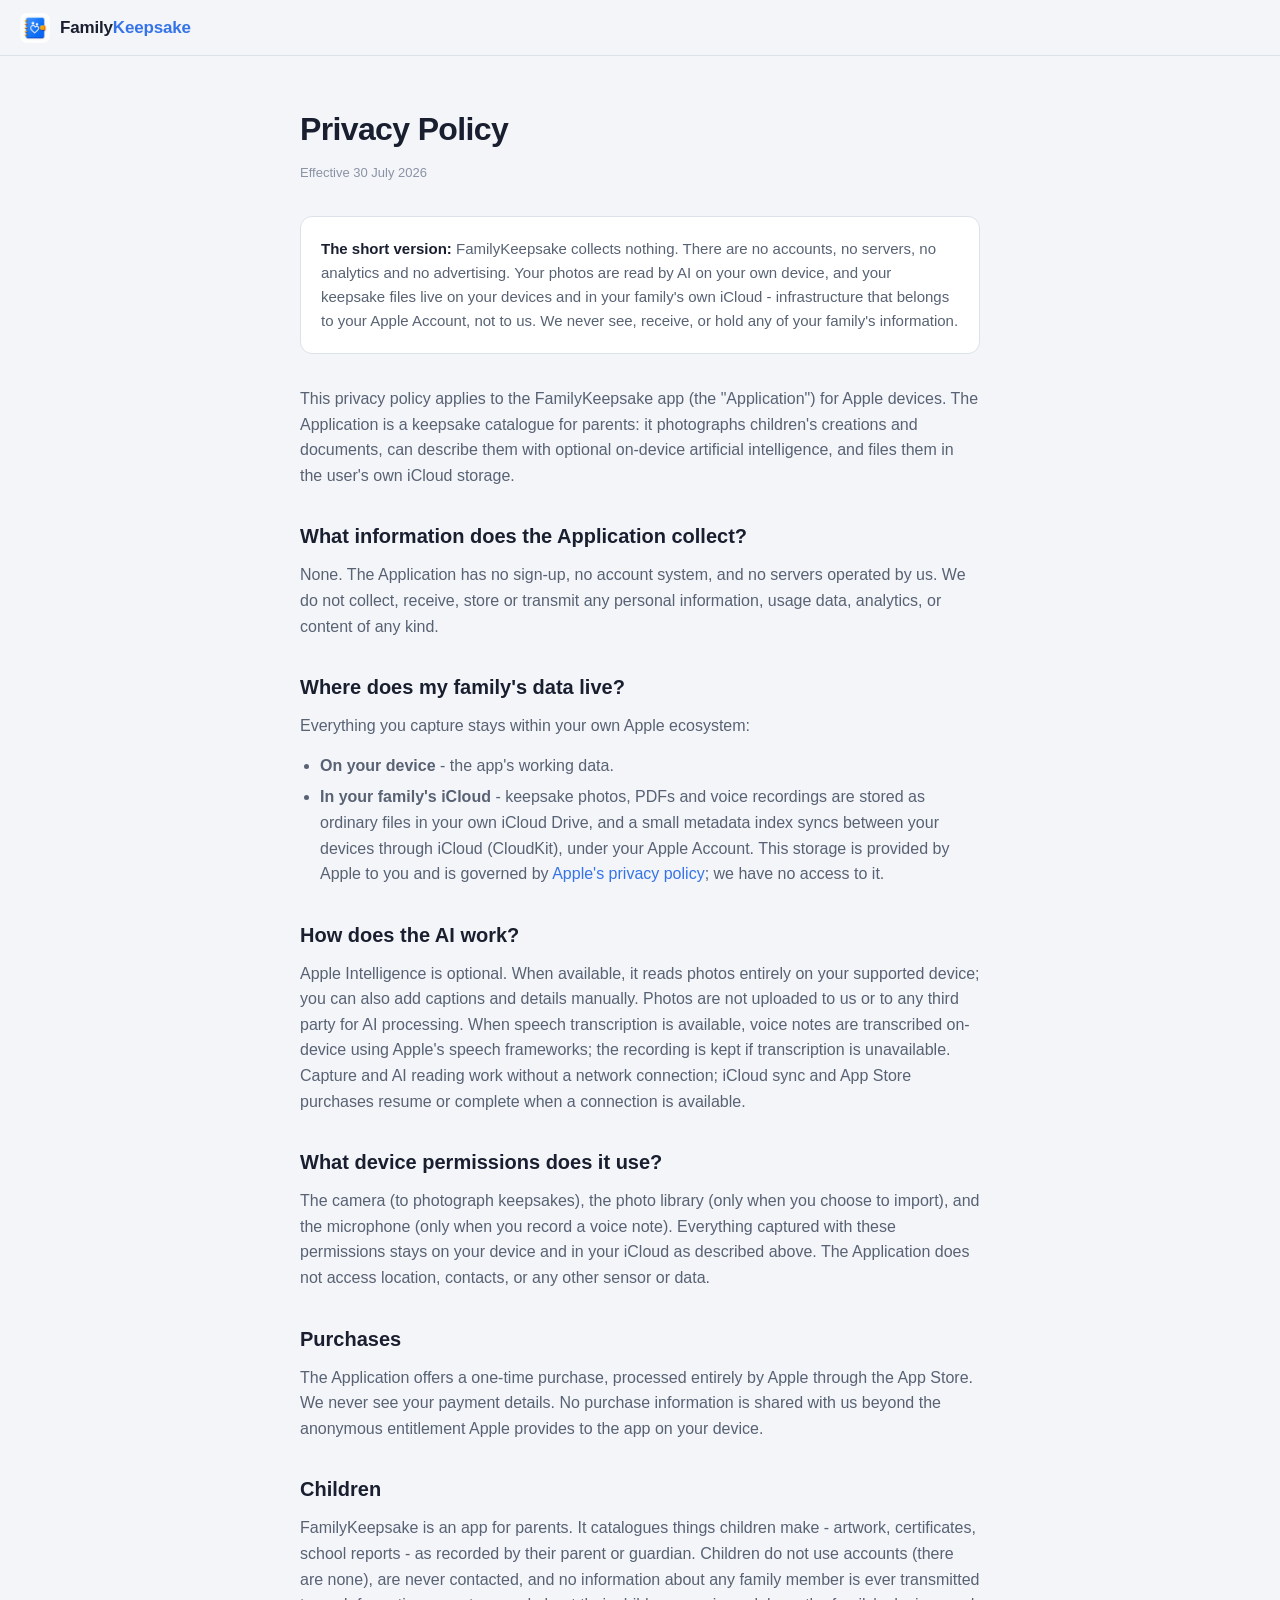
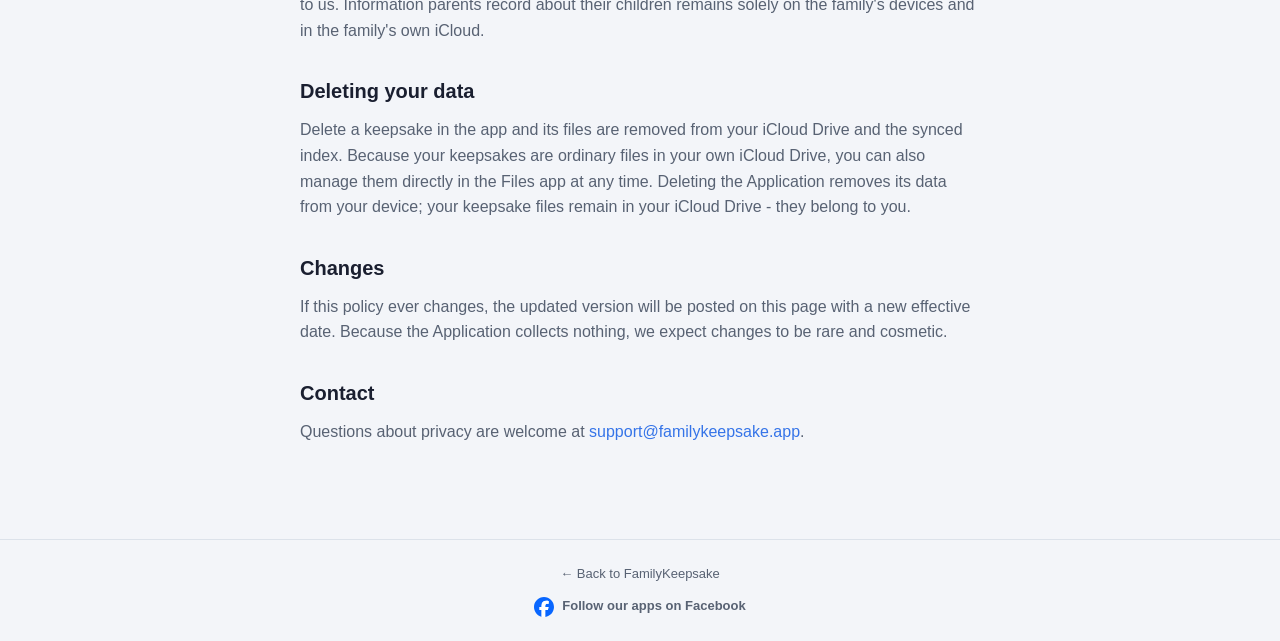
<file: privacy.html>
<!DOCTYPE html>
<html lang="en">
<head>
  <meta charset="UTF-8" />
  <meta name="viewport" content="width=device-width, initial-scale=1.0" />
  <title>Privacy Policy | FamilyKeepsake</title>
  <meta name="description" content="How FamilyKeepsake keeps children's creations private: on-device AI, no account, no tracking, and storage in your own iCloud." />
  <link rel="icon" href="app-icon-small.png" />
  <link rel="canonical" href="https://www.familykeepsake.app/privacy" />

  <style>
    *, *::before, *::after { box-sizing: border-box; margin: 0; padding: 0; }

    :root {
      --navy:        #3574E8;
      --bg:          #F3F5F9;
      --card:        #FFFFFF;
      --text:        #1A1F30;
      --text-sec:    #586273;
      --text-muted:  #8A93A4;
      --border:      #DCE2EA;
      --r-md: 12px;
    }

    html { scroll-behavior: smooth; }
    body { font-family: -apple-system, BlinkMacSystemFont, "Segoe UI", Roboto, sans-serif; background: var(--bg); color: var(--text); line-height: 1.6; -webkit-text-size-adjust: 100%; }
    a { color: var(--navy); text-decoration: none; }
    a:hover { text-decoration: underline; }

    nav {
      position: sticky; top: 0; z-index: 100;
      background: rgba(243,245,249,0.92); backdrop-filter: blur(12px);
      border-bottom: 1px solid var(--border);
      padding: 0 20px; height: 56px;
      display: flex; align-items: center;
    }
    .nav-brand { display: flex; align-items: center; gap: 10px; font-size: 17px; font-weight: 700; letter-spacing: -0.01em; color: var(--text); }
    .nav-brand img { width: 30px; height: 30px; border-radius: 7px; }
    .nav-brand span b { color: var(--navy); }

    main { max-width: 720px; margin: 0 auto; padding: 48px 20px 80px; }
    h1 { font-size: 32px; font-weight: 800; letter-spacing: -0.02em; margin-bottom: 8px; }
    .updated { font-size: 13px; color: var(--text-muted); margin-bottom: 32px; }
    h2 { font-size: 20px; font-weight: 700; margin-top: 32px; margin-bottom: 10px; }
    p { color: var(--text-sec); margin-bottom: 14px; }
    ul { color: var(--text-sec); margin: 0 0 14px 20px; }
    li { margin-bottom: 6px; }

    .headline-box {
      background: var(--card); border: 1px solid var(--border); border-radius: var(--r-md);
      padding: 20px; margin-bottom: 32px;
      font-size: 15px; color: var(--text-sec); line-height: 1.6;
    }
    .headline-box strong { color: var(--text); }

    footer { border-top: 1px solid var(--border); padding: 24px 20px; text-align: center; font-size: 13px; color: var(--text-muted); }
    footer a { color: var(--text-sec); }
    .footer-facebook { display: flex; align-items: center; gap: 8px; width: max-content; margin: 12px auto 0; font-weight: 600; }
    .footer-facebook img { width: 20px; height: 20px; }
  </style>
</head>
<body>

<nav>
  <a href="/" class="nav-brand">
    <img src="app-icon-small.png" alt="FamilyKeepsake" />
    <span>Family<b>Keepsake</b></span>
  </a>
</nav>

<main>
  <h1>Privacy Policy</h1>
  <p class="updated">Effective 30 July 2026</p>

  <div class="headline-box">
    <strong>The short version:</strong> FamilyKeepsake collects nothing. There are no accounts, no servers, no analytics and no advertising. Your photos are read by AI on your own device, and your keepsake files live on your devices and in your family's own iCloud - infrastructure that belongs to your Apple Account, not to us. We never see, receive, or hold any of your family's information.
  </div>

  <p>This privacy policy applies to the FamilyKeepsake app (the "Application") for Apple devices. The Application is a keepsake catalogue for parents: it photographs children's creations and documents, can describe them with optional on-device artificial intelligence, and files them in the user's own iCloud storage.</p>

  <h2>What information does the Application collect?</h2>
  <p>None. The Application has no sign-up, no account system, and no servers operated by us. We do not collect, receive, store or transmit any personal information, usage data, analytics, or content of any kind.</p>

  <h2>Where does my family's data live?</h2>
  <p>Everything you capture stays within your own Apple ecosystem:</p>
  <ul>
    <li><strong>On your device</strong> - the app's working data.</li>
    <li><strong>In your family's iCloud</strong> - keepsake photos, PDFs and voice recordings are stored as ordinary files in your own iCloud Drive, and a small metadata index syncs between your devices through iCloud (CloudKit), under your Apple Account. This storage is provided by Apple to you and is governed by <a href="https://www.apple.com/legal/privacy/">Apple's privacy policy</a>; we have no access to it.</li>
  </ul>

  <h2>How does the AI work?</h2>
  <p>Apple Intelligence is optional. When available, it reads photos entirely on your supported device; you can also add captions and details manually. Photos are not uploaded to us or to any third party for AI processing. When speech transcription is available, voice notes are transcribed on-device using Apple's speech frameworks; the recording is kept if transcription is unavailable. Capture and AI reading work without a network connection; iCloud sync and App Store purchases resume or complete when a connection is available.</p>

  <h2>What device permissions does it use?</h2>
  <p>The camera (to photograph keepsakes), the photo library (only when you choose to import), and the microphone (only when you record a voice note). Everything captured with these permissions stays on your device and in your iCloud as described above. The Application does not access location, contacts, or any other sensor or data.</p>

  <h2>Purchases</h2>
  <p>The Application offers a one-time purchase, processed entirely by Apple through the App Store. We never see your payment details. No purchase information is shared with us beyond the anonymous entitlement Apple provides to the app on your device.</p>

  <h2>Children</h2>
  <p>FamilyKeepsake is an app for parents. It catalogues things children make - artwork, certificates, school reports - as recorded by their parent or guardian. Children do not use accounts (there are none), are never contacted, and no information about any family member is ever transmitted to us. Information parents record about their children remains solely on the family's devices and in the family's own iCloud.</p>

  <h2>Deleting your data</h2>
  <p>Delete a keepsake in the app and its files are removed from your iCloud Drive and the synced index. Because your keepsakes are ordinary files in your own iCloud Drive, you can also manage them directly in the Files app at any time. Deleting the Application removes its data from your device; your keepsake files remain in your iCloud Drive - they belong to you.</p>

  <h2>Changes</h2>
  <p>If this policy ever changes, the updated version will be posted on this page with a new effective date. Because the Application collects nothing, we expect changes to be rare and cosmetic.</p>

  <h2>Contact</h2>
  <p>Questions about privacy are welcome at <a href="mailto:support@familykeepsake.app">support@familykeepsake.app</a>.</p>
</main>

<footer>
  <a href="/">&larr; Back to FamilyKeepsake</a>
  <a class="footer-facebook" href="https://www.facebook.com/profile.php?id=61593134020857" target="_blank" rel="noopener noreferrer">
    <img src="/facebook-icon.svg" alt="" />
    <span>Follow our apps on Facebook</span>
  </a>
</footer>

</body>
</html>
</file>
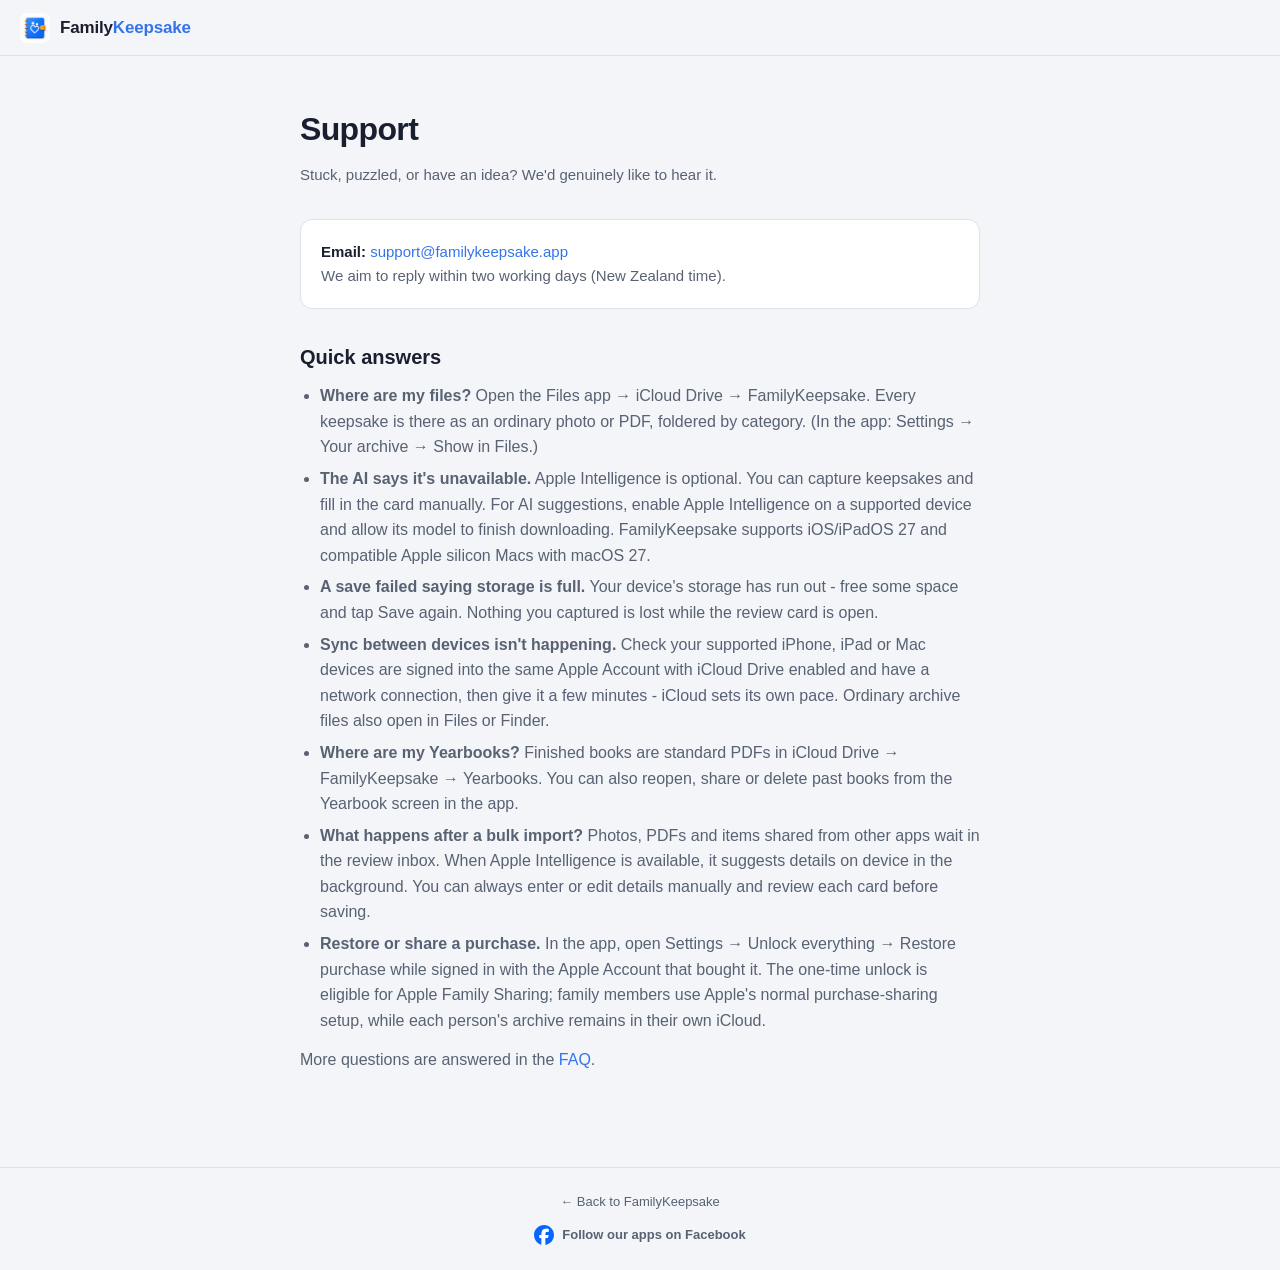
<file: support.html>
<!DOCTYPE html>
<html lang="en">
<head>
  <meta charset="UTF-8" />
  <meta name="viewport" content="width=device-width, initial-scale=1.0" />
  <title>Support | FamilyKeepsake</title>
  <meta name="description" content="Help with FamilyKeepsake capture, iCloud sync, Yearbooks, Apple Intelligence and purchase restoration." />
  <link rel="icon" href="app-icon-small.png" />
  <link rel="canonical" href="https://www.familykeepsake.app/support" />

  <style>
    *, *::before, *::after { box-sizing: border-box; margin: 0; padding: 0; }

    :root {
      --navy:        #3574E8;
      --bg:          #F3F5F9;
      --card:        #FFFFFF;
      --text:        #1A1F30;
      --text-sec:    #586273;
      --text-muted:  #8A93A4;
      --border:      #DCE2EA;
      --r-md: 12px;
    }

    html { scroll-behavior: smooth; }
    body { font-family: -apple-system, BlinkMacSystemFont, "Segoe UI", Roboto, sans-serif; background: var(--bg); color: var(--text); line-height: 1.6; -webkit-text-size-adjust: 100%; }
    a { color: var(--navy); text-decoration: none; }
    a:hover { text-decoration: underline; }

    nav {
      position: sticky; top: 0; z-index: 100;
      background: rgba(243,245,249,0.92); backdrop-filter: blur(12px);
      border-bottom: 1px solid var(--border);
      padding: 0 20px; height: 56px;
      display: flex; align-items: center;
    }
    .nav-brand { display: flex; align-items: center; gap: 10px; font-size: 17px; font-weight: 700; letter-spacing: -0.01em; color: var(--text); }
    .nav-brand img { width: 30px; height: 30px; border-radius: 7px; }
    .nav-brand span b { color: var(--navy); }

    main { max-width: 720px; margin: 0 auto; padding: 48px 20px 80px; }
    h1 { font-size: 32px; font-weight: 800; letter-spacing: -0.02em; margin-bottom: 8px; }
    .sub { font-size: 15px; color: var(--text-sec); margin-bottom: 32px; }
    h2 { font-size: 20px; font-weight: 700; margin-top: 32px; margin-bottom: 10px; }
    p { color: var(--text-sec); margin-bottom: 14px; }
    ul { color: var(--text-sec); margin: 0 0 14px 20px; }
    li { margin-bottom: 6px; }

    .contact-box {
      background: var(--card); border: 1px solid var(--border); border-radius: var(--r-md);
      padding: 20px; margin-bottom: 8px;
      font-size: 15px; color: var(--text-sec); line-height: 1.6;
    }
    .contact-box strong { color: var(--text); }

    footer { border-top: 1px solid var(--border); padding: 24px 20px; text-align: center; font-size: 13px; color: var(--text-muted); }
    footer a { color: var(--text-sec); }
    .footer-facebook { display: flex; align-items: center; gap: 8px; width: max-content; margin: 12px auto 0; font-weight: 600; }
    .footer-facebook img { width: 20px; height: 20px; }
  </style>
</head>
<body>

<nav>
  <a href="/" class="nav-brand">
    <img src="app-icon-small.png" alt="FamilyKeepsake" />
    <span>Family<b>Keepsake</b></span>
  </a>
</nav>

<main>
  <h1>Support</h1>
  <p class="sub">Stuck, puzzled, or have an idea? We'd genuinely like to hear it.</p>

  <div class="contact-box">
    <strong>Email:</strong> <a href="mailto:support@familykeepsake.app">support@familykeepsake.app</a><br/>
    We aim to reply within two working days (New Zealand time).
  </div>

  <h2>Quick answers</h2>
  <ul>
    <li><strong>Where are my files?</strong> Open the Files app → iCloud Drive → FamilyKeepsake. Every keepsake is there as an ordinary photo or PDF, foldered by category. (In the app: Settings → Your archive → Show in Files.)</li>
    <li><strong>The AI says it's unavailable.</strong> Apple Intelligence is optional. You can capture keepsakes and fill in the card manually. For AI suggestions, enable Apple Intelligence on a supported device and allow its model to finish downloading. FamilyKeepsake supports iOS/iPadOS 27 and compatible Apple silicon Macs with macOS 27.</li>
    <li><strong>A save failed saying storage is full.</strong> Your device's storage has run out - free some space and tap Save again. Nothing you captured is lost while the review card is open.</li>
    <li><strong>Sync between devices isn't happening.</strong> Check your supported iPhone, iPad or Mac devices are signed into the same Apple Account with iCloud Drive enabled and have a network connection, then give it a few minutes - iCloud sets its own pace. Ordinary archive files also open in Files or Finder.</li>
    <li><strong>Where are my Yearbooks?</strong> Finished books are standard PDFs in iCloud Drive → FamilyKeepsake → Yearbooks. You can also reopen, share or delete past books from the Yearbook screen in the app.</li>
    <li><strong>What happens after a bulk import?</strong> Photos, PDFs and items shared from other apps wait in the review inbox. When Apple Intelligence is available, it suggests details on device in the background. You can always enter or edit details manually and review each card before saving.</li>
    <li><strong>Restore or share a purchase.</strong> In the app, open Settings → Unlock everything → Restore purchase while signed in with the Apple Account that bought it. The one-time unlock is eligible for Apple Family Sharing; family members use Apple's normal purchase-sharing setup, while each person's archive remains in their own iCloud.</li>
  </ul>

  <p>More questions are answered in the <a href="/#faq">FAQ</a>.</p>
</main>

<footer>
  <a href="/">&larr; Back to FamilyKeepsake</a>
  <a class="footer-facebook" href="https://www.facebook.com/profile.php?id=61593134020857" target="_blank" rel="noopener noreferrer">
    <img src="/facebook-icon.svg" alt="" />
    <span>Follow our apps on Facebook</span>
  </a>
</footer>

</body>
</html>
</file>
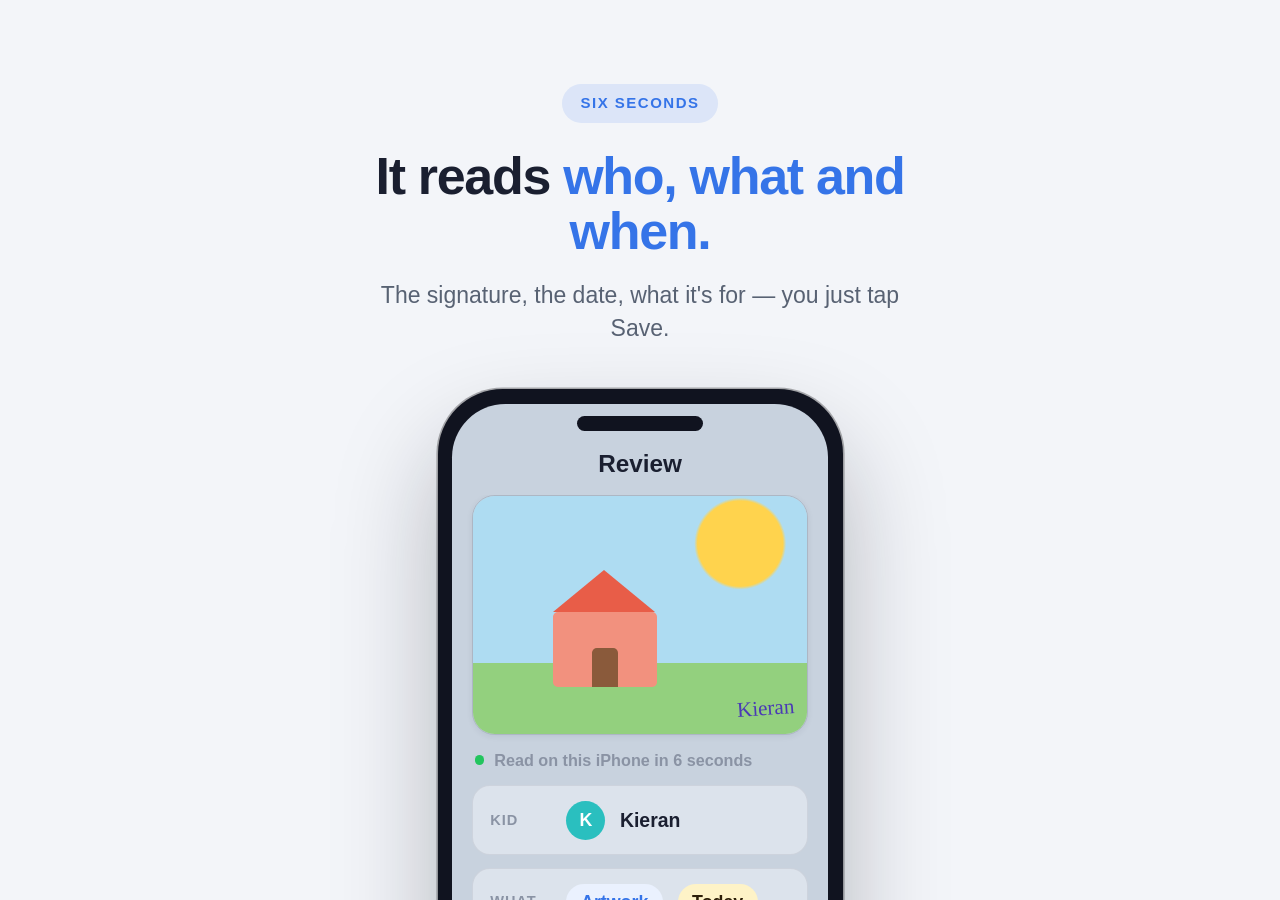
<file: app-store/screenshots/frames.html>
<!DOCTYPE html>
<html lang="en">
<head>
<meta charset="UTF-8" />
<title>FamilyKeepsake — App Store screenshot comps (6.9″, render at 2x)</title>
<style>
  *, *::before, *::after { box-sizing: border-box; margin: 0; padding: 0; }
  :root {
    --navy: #3574E8; --navy-light: #EAF1FE;
    --amber: #F5A623; --amber-light: #FEF3C7; --amber-text: #2D1F08;
    --teal: #2ABFBF; --success: #22C55E;
    --slate: #C8D2DE; --slate-card: #DCE3EC; --stage: #131826;
    --bg: #F3F5F9; --text: #1A1F30; --text-sec: #586273; --text-muted: #8A93A4;
    --border: #DCE2EA;
    --shadow: 0 1px 4px rgba(20,32,50,0.07);
  }
  body { font-family: -apple-system, BlinkMacSystemFont, "Segoe UI", Roboto, sans-serif; color: var(--text); line-height: 1.5; }

  /* ── Frame: 660×1434 CSS px → capture at 2x = 1320×2868 (6.9″ portrait) ── */
  html, body { height: 100%; }
  .frame { width: 100vw; height: 100vh; overflow: hidden; display: none; flex-direction: column; align-items: center; padding: 84px 40px 0; background: var(--bg); position: relative; }
  .frame.show { display: flex; }
  .frame.center { justify-content: center; padding-top: 0; }
  .frame.tint { background: var(--navy-light); }
  .frame.dark { background: var(--stage); }

  .cap-tag { font-size: 15px; font-weight: 700; letter-spacing: 0.1em; text-transform: uppercase; color: var(--navy); background: rgba(53,116,232,0.12); padding: 8px 18px; border-radius: 999px; margin-bottom: 26px; }
  .dark .cap-tag { color: var(--amber); background: rgba(245,166,35,0.14); }
  .frame h1 { font-size: 52px; font-weight: 800; letter-spacing: -0.025em; line-height: 1.06; text-align: center; max-width: 570px; margin-bottom: 20px; }
  .frame h1 em { color: var(--navy); font-style: normal; }
  .dark h1 { color: #fff; }
  .dark h1 em { color: var(--amber); }
  .frame .sub { font-size: 23px; color: var(--text-sec); text-align: center; line-height: 1.45; max-width: 520px; margin-bottom: 44px; }
  .dark .sub { color: rgba(255,255,255,0.65); }

  .ph-zoom { zoom: 1.62; }

  /* ── Phone shell (from site) ── */
  .phone { width: 250px; background: #10131f; border-radius: 40px; padding: 9px; box-shadow: 0 32px 64px rgba(16,19,31,0.28), 0 0 0 1px rgba(0,0,0,0.3); }
  .phone-inner { background: var(--slate); border-radius: 33px; overflow: hidden; height: 520px; display: flex; flex-direction: column; text-align: left; }
  .phone-inner.dark2 { background: var(--stage); }
  .p-notch { height: 24px; display: flex; align-items: center; justify-content: center; flex-shrink: 0; }
  .p-notch-pill { width: 78px; height: 9px; background: #10131f; border-radius: 999px; }
  .p-title { font-size: 15px; font-weight: 700; color: var(--text); text-align: center; padding: 2px 0 8px; }
  .p-body { flex: 1; overflow: hidden; padding: 0 12px 12px; display: flex; flex-direction: column; gap: 8px; }

  /* review card */
  .p-art { border-radius: 14px; overflow: hidden; position: relative; height: 148px; flex-shrink: 0; box-shadow: var(--shadow); border: 0.5px solid rgba(26,31,48,0.15); }
  .art-painting { position: absolute; inset: 0; background: radial-gradient(circle at 80% 20%, #FFD34D 0 13%, transparent 14%), linear-gradient(to bottom, #AEDCF2 0 70%, #93D07E 70% 100%); }
  .art-house { position: absolute; left: 24%; bottom: 20%; width: 64px; height: 46px; background: #F2917E; border-radius: 3px; }
  .art-roof { position: absolute; left: 24%; bottom: calc(20% + 46px); width: 0; height: 0; border-left: 32px solid transparent; border-right: 32px solid transparent; border-bottom: 26px solid #E85D48; }
  .art-door { position: absolute; left: calc(24% + 24px); bottom: 20%; width: 16px; height: 24px; background: #8A5A3B; border-radius: 3px 3px 0 0; }
  .art-sig { position: absolute; right: 8px; bottom: 6px; font-family: "Bradley Hand", "Comic Sans MS", cursive; font-size: 13px; color: #4A3AB5; transform: rotate(-4deg); }
  .p-field { background: var(--slate-card); border-radius: 11px; padding: 9px 11px; display: flex; align-items: center; gap: 9px; border: 0.5px solid rgba(26,31,48,0.08); }
  .p-field-label { font-size: 9px; font-weight: 700; letter-spacing: 0.06em; text-transform: uppercase; color: var(--text-muted); width: 38px; flex-shrink: 0; }
  .p-field-value { font-size: 12px; font-weight: 600; color: var(--text); line-height: 1.35; }
  .p-field-value.desc { font-weight: 500; }
  .p-bubble { width: 24px; height: 24px; border-radius: 50%; background: var(--teal); color: white; font-size: 11px; font-weight: 700; display: inline-flex; align-items: center; justify-content: center; flex-shrink: 0; }
  .p-chip { font-size: 11px; font-weight: 600; color: var(--navy); background: var(--navy-light); padding: 3px 9px; border-radius: 999px; }
  .p-read { display: flex; align-items: center; gap: 6px; font-size: 10px; font-weight: 600; color: var(--text-muted); padding: 0 2px; }
  .p-read .dot { width: 6px; height: 6px; border-radius: 50%; background: var(--success); flex-shrink: 0; }
  .p-save { margin-top: auto; background: var(--navy); color: white; text-align: center; font-size: 13px; font-weight: 700; padding: 11px; border-radius: 12px; box-shadow: 0 4px 14px rgba(53,116,232,0.35); }

  /* viewfinder */
  .vf { flex: 1; border-radius: 14px; background: #0B0E18; position: relative; overflow: hidden; display: flex; align-items: center; justify-content: center; }
  .vf-art { width: 150px; height: 115px; border-radius: 4px; position: relative; overflow: hidden; box-shadow: 0 8px 24px rgba(0,0,0,0.5); }
  .vf-corner { position: absolute; width: 28px; height: 28px; border: 3px solid var(--amber); }
  .vf-corner.tl { top: 16px; left: 16px; border-right: 0; border-bottom: 0; border-radius: 6px 0 0 0; }
  .vf-corner.tr { top: 16px; right: 16px; border-left: 0; border-bottom: 0; border-radius: 0 6px 0 0; }
  .vf-corner.bl { bottom: 16px; left: 16px; border-right: 0; border-top: 0; border-radius: 0 0 0 6px; }
  .vf-corner.br { bottom: 16px; right: 16px; border-left: 0; border-top: 0; border-radius: 0 0 6px 0; }
  .vf-pill { position: absolute; bottom: 18px; left: 50%; transform: translateX(-50%); background: var(--amber); color: var(--amber-text); font-size: 11px; font-weight: 700; padding: 6px 14px; border-radius: 999px; white-space: nowrap; }
  .vf-flight { position: absolute; top: 18px; left: 50%; transform: translateX(-50%); background: rgba(255,255,255,0.12); color: rgba(255,255,255,0.85); font-size: 10px; font-weight: 600; padding: 5px 12px; border-radius: 999px; white-space: nowrap; }

  /* files */
  .fs-crumb { font-size: 11px; font-weight: 600; color: var(--text-muted); padding: 2px 2px 4px; }
  .fs-row { background: white; border-radius: 10px; padding: 10px 11px; display: flex; align-items: center; gap: 10px; box-shadow: var(--shadow); }
  .fs-icon { width: 28px; height: 23px; border-radius: 4px; background: linear-gradient(to bottom, #6FB6F2, #4C99E8); position: relative; flex-shrink: 0; }
  .fs-icon::before { content: ""; position: absolute; top: -3px; left: 0; width: 13px; height: 5px; border-radius: 2px 2px 0 0; background: #6FB6F2; }
  .fs-icon.file { background: white; border: 1px solid var(--border); border-radius: 3px; }
  .fs-icon.file::before { display: none; }
  .fs-icon.file::after { content: ""; position: absolute; inset: 4px 5px; background: repeating-linear-gradient(to bottom, var(--border) 0 1.5px, transparent 1.5px 4.5px); }
  .fs-name { font-size: 12px; font-weight: 600; color: var(--text); line-height: 1.3; }
  .fs-meta { font-size: 10px; color: var(--text-muted); margin-top: 1px; }

  /* search */
  .sr-field { background: white; border: 1.5px solid var(--navy); border-radius: 11px; padding: 10px 12px; font-size: 13px; font-weight: 600; color: var(--text); display: flex; align-items: center; gap: 8px; }
  .sr-card { background: white; border-radius: 12px; padding: 10px; display: flex; gap: 10px; align-items: center; box-shadow: var(--shadow); }
  .sr-thumb { width: 48px; height: 48px; border-radius: 8px; flex-shrink: 0; position: relative; overflow: hidden; }
  .sr-thumb.cert { background: linear-gradient(135deg, #FDF6E3, #F8ECC8); display: flex; align-items: center; justify-content: center; }
  .sr-thumb.cert::before { content: ""; width: 20px; height: 20px; border-radius: 50%; background: var(--amber); box-shadow: 0 0 0 3px #FDF6E3, 0 0 0 4.5px var(--amber); }
  .sr-title { font-size: 12px; font-weight: 700; color: var(--text); line-height: 1.3; }
  .sr-meta { display: flex; gap: 6px; align-items: center; margin-top: 4px; }
  .sr-meta .p-bubble { width: 18px; height: 18px; font-size: 9px; }
  .sr-meta .yr { font-size: 9px; font-weight: 600; color: var(--text-sec); background: var(--slate-card); padding: 2px 7px; border-radius: 999px; }

  /* rewind */
  .rw-head { padding: 4px 16px 0; }
  .rw-date { font-size: 19px; font-weight: 800; color: white; }
  .rw-count { font-size: 11px; font-weight: 600; color: rgba(255,255,255,0.45); margin-top: 2px; }
  .rw-stage { flex: 1; position: relative; display: flex; align-items: center; justify-content: center; }
  .rw-card { position: absolute; background: white; border-radius: 16px; overflow: hidden; box-shadow: 0 18px 40px rgba(0,0,0,0.45); }
  .rw-card.back2 { width: 128px; height: 150px; transform: translateY(-84px) scale(0.92); opacity: 0.35; }
  .rw-card.back1 { width: 148px; height: 172px; transform: translateY(-46px) scale(0.96); opacity: 0.6; }
  .rw-card.front { width: 168px; height: 208px; transform: translateY(6px); display: flex; flex-direction: column; }
  .rw-art { flex: 1; position: relative; background: #1B2340; overflow: hidden; }
  .rw-art .star { position: absolute; width: 3px; height: 3px; background: #fff; border-radius: 50%; opacity: 0.8; }
  .rw-moon { position: absolute; top: 14px; right: 16px; width: 26px; height: 26px; border-radius: 50%; background: #F5EFC9; }
  .rw-rocket { position: absolute; left: 50%; bottom: 18px; transform: translateX(-50%) rotate(-8deg); width: 34px; height: 62px; background: #E85D48; border-radius: 17px 17px 6px 6px; }
  .rw-rocket::before { content: ""; position: absolute; top: 14px; left: 50%; transform: translateX(-50%); width: 14px; height: 14px; border-radius: 50%; background: #AEDCF2; border: 3px solid #C43F2C; }
  .rw-rocket::after { content: ""; position: absolute; bottom: -12px; left: 50%; transform: translateX(-50%); width: 0; height: 0; border-left: 8px solid transparent; border-right: 8px solid transparent; border-top: 14px solid var(--amber); }
  .rw-cap { background: white; padding: 8px 10px; }
  .rw-cap-title { font-size: 11px; font-weight: 700; color: var(--text); }
  .rw-cap-sub { font-size: 9px; color: var(--text-sec); margin-top: 1px; }
  .rw-rail { position: absolute; right: 10px; top: 50%; transform: translateY(-50%); display: flex; flex-direction: column; gap: 7px; text-align: right; }
  .rw-rail span { font-size: 10px; font-weight: 700; color: rgba(255,255,255,0.35); font-variant-numeric: tabular-nums; }
  .rw-rail span.on { color: var(--amber); }
  .rw-play { align-self: center; margin-bottom: 16px; width: 42px; height: 42px; border-radius: 50%; background: rgba(255,255,255,0.14); display: flex; align-items: center; justify-content: center; }
  .rw-play::before { content: ""; width: 0; height: 0; border-top: 7px solid transparent; border-bottom: 7px solid transparent; border-left: 12px solid white; margin-left: 3px; }

  /* voice */
  .vc-note { background: white; border-radius: 12px; padding: 12px 13px; box-shadow: var(--shadow); }
  .vc-quote { font-size: 13px; color: var(--text); line-height: 1.5; font-style: italic; }
  .vc-play { display: flex; align-items: center; gap: 9px; margin-top: 10px; }
  .vc-btn { width: 28px; height: 28px; border-radius: 50%; background: var(--navy); flex-shrink: 0; display: flex; align-items: center; justify-content: center; }
  .vc-btn::before { content: ""; width: 0; height: 0; border-top: 5px solid transparent; border-bottom: 5px solid transparent; border-left: 8px solid white; margin-left: 2px; }
  .vc-wave { display: flex; align-items: center; gap: 2px; flex: 1; height: 22px; }
  .vc-wave i { width: 3px; border-radius: 2px; background: var(--navy); opacity: 0.5; }
  .vc-time { font-size: 10px; font-weight: 600; color: var(--text-muted); font-variant-numeric: tabular-nums; }

  /* pricing frame */
  .price-stack { display: flex; flex-direction: column; gap: 22px; width: 480px; }
  .pc { background: white; border: 1px solid var(--border); border-radius: 24px; padding: 30px 32px; }
  .pc.hero { border: 3px solid var(--amber); box-shadow: 0 16px 40px rgba(245,166,35,0.22); }
  .pc-name { font-size: 14px; font-weight: 700; letter-spacing: 0.06em; text-transform: uppercase; color: var(--text-sec); margin-bottom: 8px; }
  .pc.hero .pc-name { color: #B87A0E; }
  .pc-amount { font-size: 44px; font-weight: 800; letter-spacing: -0.02em; }
  .pc-amount small { font-size: 19px; font-weight: 600; color: var(--text-sec); }
  .pc-sub { font-size: 17px; color: var(--text-sec); margin-top: 6px; }
  .pc ul { list-style: none; margin-top: 16px; display: flex; flex-direction: column; gap: 8px; }
  .pc ul li { display: flex; gap: 9px; font-size: 16px; color: var(--text); }
  .check { color: var(--success); font-weight: 700; flex-shrink: 0; }
  .price-foot { margin-top: 30px; font-size: 17px; color: var(--text-sec); text-align: center; max-width: 470px; line-height: 1.5; }
</style>
</head>
<body>

<!-- F1 · Capture magic -->
<div class="frame" id="f1">
  <div class="cap-tag">Six seconds</div>
  <h1>It reads <em>who, what and when.</em></h1>
  <p class="sub">The signature, the date, what it's for — you just tap Save.</p>
  <div class="ph-zoom">
    <div class="phone"><div class="phone-inner">
      <div class="p-notch"><div class="p-notch-pill"></div></div>
      <div class="p-title">Review</div>
      <div class="p-body">
        <div class="p-art">
          <div class="art-painting"></div><div class="art-roof"></div><div class="art-house"></div><div class="art-door"></div>
          <div class="art-sig">Kieran</div>
        </div>
        <div class="p-read"><span class="dot"></span>Read on this iPhone in 6 seconds</div>
        <div class="p-field"><span class="p-field-label">Kid</span><span class="p-bubble">K</span><span class="p-field-value">Kieran</span></div>
        <div class="p-field"><span class="p-field-label">What</span><span class="p-chip">Artwork</span><span class="p-chip" style="background:var(--amber-light);color:var(--amber-text);">Today</span></div>
        <div class="p-field"><span class="p-field-label">Desc</span><span class="p-field-value desc">A crayon house with a red roof under a smiling yellow sun</span></div>
        <div class="p-save">Save keepsake</div>
      </div>
    </div></div>
  </div>
</div>

<!-- F2 · On-device privacy -->
<div class="frame tint" id="f2">
  <div class="cap-tag">Apple Intelligence</div>
  <h1>On your iPhone. <em>Nothing uploaded.</em></h1>
  <p class="sub">The AI reads on the device in your hand. It even works in flight mode.</p>
  <div class="ph-zoom">
    <div class="phone"><div class="phone-inner">
      <div class="p-notch"><div class="p-notch-pill"></div></div>
      <div class="p-title">Take a photo</div>
      <div class="p-body">
        <div class="vf">
          <div class="vf-corner tl"></div><div class="vf-corner tr"></div><div class="vf-corner bl"></div><div class="vf-corner br"></div>
          <div class="vf-flight">✈ Flight mode</div>
          <div class="vf-art">
            <div class="art-painting"></div>
            <div class="art-roof" style="left:22%;bottom:calc(14% + 34px);border-left-width:25px;border-right-width:25px;border-bottom-width:20px;"></div>
            <div class="art-house" style="left:22%;bottom:14%;width:50px;height:34px;"></div>
            <div class="art-door" style="left:calc(22% + 18px);bottom:14%;width:12px;height:18px;"></div>
            <div class="art-sig" style="font-size:10px;">Kieran</div>
          </div>
          <div class="vf-pill">Reading the item…</div>
        </div>
      </div>
    </div></div>
  </div>
</div>

<!-- F3 · Your files, your iCloud -->
<div class="frame" id="f3">
  <div class="cap-tag">Your archive</div>
  <h1>Real files, in <em>your own iCloud.</em></h1>
  <p class="sub">Readable names, ordinary photos and PDFs. Delete the app — keep everything.</p>
  <div class="ph-zoom">
    <div class="phone"><div class="phone-inner">
      <div class="p-notch"><div class="p-notch-pill"></div></div>
      <div class="p-title">Files</div>
      <div class="p-body">
        <div class="fs-crumb">iCloud Drive › FamilyKeepsake</div>
        <div class="fs-row"><div class="fs-icon"></div><div><div class="fs-name">Artwork</div><div class="fs-meta">34 items</div></div></div>
        <div class="fs-row"><div class="fs-icon"></div><div><div class="fs-name">Certificates</div><div class="fs-meta">18 items</div></div></div>
        <div class="fs-row"><div class="fs-icon"></div><div><div class="fs-name">Reports</div><div class="fs-meta">12 items</div></div></div>
        <div class="fs-crumb" style="margin-top:6px;">Certificates ›</div>
        <div class="fs-row"><div class="fs-icon file"></div><div><div class="fs-name">Aidan – Certificate – 14 Jun 2025.jpg</div><div class="fs-meta">JPEG image · 2.1 MB</div></div></div>
        <div class="fs-row"><div class="fs-icon file"></div><div><div class="fs-name">Kieran – Certificate – 22 Mar 2025.jpg</div><div class="fs-meta">JPEG image · 1.8 MB</div></div></div>
      </div>
    </div></div>
  </div>
</div>

<!-- F4 · Search -->
<div class="frame tint" id="f4">
  <div class="cap-tag">Find</div>
  <h1>Find it in <em>your own words.</em></h1>
  <p class="sub">"Kieran swimming" just… finds it. No tagging homework, ever.</p>
  <div class="ph-zoom">
    <div class="phone"><div class="phone-inner">
      <div class="p-notch"><div class="p-notch-pill"></div></div>
      <div class="p-title">Explore</div>
      <div class="p-body">
        <div class="sr-field">🔍&nbsp; kieran swimming</div>
        <div class="sr-card"><div class="sr-thumb cert"></div><div><div class="sr-title">Freestyle 25m — Learn to Swim award</div><div class="sr-meta"><span class="p-bubble">K</span><span class="yr">Certificate</span><span class="yr">2025</span></div></div></div>
        <div class="sr-card"><div class="sr-thumb cert" style="background:linear-gradient(135deg,#EAF6FF,#D2ECFD);"></div><div><div class="sr-title">Swimming sports ribbon — 2nd place</div><div class="sr-meta"><span class="p-bubble">K</span><span class="yr">Certificate</span><span class="yr">2024</span></div></div></div>
        <div class="sr-card"><div class="sr-thumb" style="background:linear-gradient(to bottom,#AEDCF2 60%,#2E7CC4 60%);"></div><div><div class="sr-title">Painting of the school pool</div><div class="sr-meta"><span class="p-bubble">K</span><span class="yr">Artwork</span><span class="yr">2024</span></div></div></div>
      </div>
    </div></div>
  </div>
</div>

<!-- F5 · Rewind -->
<div class="frame dark" id="f5">
  <div class="cap-tag">Rewind</div>
  <h1>Flick back <em>through the years.</em></h1>
  <p class="sub">The whole collection on one stage. One flick = one step back in time.</p>
  <div class="ph-zoom">
    <div class="phone"><div class="phone-inner dark2">
      <div class="p-notch"><div class="p-notch-pill" style="background:#000;"></div></div>
      <div class="rw-head"><div class="rw-date">March 2023</div><div class="rw-count">148 of 212</div></div>
      <div class="rw-stage">
        <div class="rw-card back2"></div><div class="rw-card back1"></div>
        <div class="rw-card front">
          <div class="rw-art">
            <span class="star" style="top:18%;left:20%;"></span><span class="star" style="top:32%;left:70%;"></span><span class="star" style="top:55%;left:14%;"></span><span class="star" style="top:12%;left:52%;"></span><span class="star" style="top:64%;left:82%;"></span>
            <div class="rw-moon"></div><div class="rw-rocket"></div>
          </div>
          <div class="rw-cap"><div class="rw-cap-title">Rocket flying to the moon</div><div class="rw-cap-sub">Artwork · 2023</div></div>
        </div>
        <div class="rw-rail"><span>2026</span><span>2025</span><span>2024</span><span class="on">2023</span><span>2022</span></div>
      </div>
      <div class="rw-play"></div>
    </div></div>
  </div>
</div>

<!-- F6 · Voice -->
<div class="frame" id="f6">
  <div class="cap-tag">Voice notes</div>
  <h1>Their story, <em>in their voice.</em></h1>
  <p class="sub">Recorded beside the artwork, transcribed on your device, searchable forever.</p>
  <div class="ph-zoom">
    <div class="phone"><div class="phone-inner">
      <div class="p-notch"><div class="p-notch-pill"></div></div>
      <div class="p-title">Rocket flying to the moon</div>
      <div class="p-body">
        <div style="border-radius:12px;overflow:hidden;position:relative;height:150px;flex-shrink:0;box-shadow:var(--shadow);">
          <div style="position:absolute;inset:0;background:linear-gradient(to bottom,#1B2340,#0F1428);"></div>
          <div class="rw-moon" style="top:12px;right:14px;"></div>
          <div class="rw-rocket" style="bottom:14px;"></div>
        </div>
        <div class="vc-note">
          <div class="vc-quote">"It's a rocket going to the moon and the dog is driving because the astronaut is having his lunch."</div>
          <div class="vc-play">
            <div class="vc-btn"></div>
            <div class="vc-wave"><i style="height:8px"></i><i style="height:14px"></i><i style="height:19px"></i><i style="height:11px"></i><i style="height:16px"></i><i style="height:7px"></i><i style="height:13px"></i><i style="height:18px"></i><i style="height:9px"></i><i style="height:15px"></i><i style="height:12px"></i><i style="height:6px"></i><i style="height:17px"></i><i style="height:10px"></i><i style="height:14px"></i><i style="height:8px"></i></div>
            <div class="vc-time">0:23</div>
          </div>
        </div>
        <div class="fs-crumb" style="text-align:center;">Kept beside the artwork · searchable forever</div>
      </div>
    </div></div>
  </div>
</div>

<!-- F7 · No subscription -->
<div class="frame tint center" id="f7">
  <div class="cap-tag">One price. Once.</div>
  <h1><em>No subscription.</em> Ever.</h1>
  <p class="sub">Capture is free forever. One purchase unlocks the back-catalogue.</p>
  <div class="price-stack">
    <div class="pc">
      <div class="pc-name">Free forever</div>
      <div class="pc-amount">$0</div>
      <div class="pc-sub">The kitchen-bench routine, complete.</div>
      <ul>
        <li><span class="check">✓</span> Full AI reading — never downgraded</li>
        <li><span class="check">✓</span> Unlimited keepsakes, search, Rewind</li>
        <li><span class="check">✓</span> No account, no ads</li>
      </ul>
    </div>
    <div class="pc hero">
      <div class="pc-name">Back-catalogue unlock</div>
      <div class="pc-amount">One-time <small>purchase</small></div>
      <div class="pc-sub">For the years already in your camera roll.</div>
      <ul>
        <li><span class="check">✓</span> Bulk import from Photos</li>
        <li><span class="check">✓</span> School reports as PDFs</li>
        <li><span class="check">✓</span> Yours forever — a purchase, not a plan</li>
      </ul>
    </div>
  </div>
  <p class="price-foot">No servers, so nothing for a monthly fee to fund.</p>
</div>

<script>
  const n = new URLSearchParams(location.search).get('frame') || '1';
  document.getElementById('f' + n).classList.add('show');
</script>
</body>
</html>
</file>
<file: compare-kids-artwork-apps/comparison.css>
:root { --feature-width: 220px; --app-width: 142px; --group-height: 39px; }
.comparison-page .site-nav { position:relative; background:#fff; }
.comparison-shell { max-width:1560px; padding:44px 28px 72px; }
.comparison-shell .article-back { margin-bottom:30px; }
.comparison-shell .article-header { border:0; max-width:860px; padding-bottom:0; }
.comparison-shell .article-header h1 { font-size:clamp(36px,5.4vw,64px); line-height:1.07; letter-spacing:-.045em; margin-bottom:22px; }
.article-header h1 em { font-style:normal; color:var(--navy); }
.comparison-shell .article-dek { max-width:710px; font-size:18px; line-height:1.65; }
.comparison-shell .article-byline { margin-top:20px; font-size:12px; color:#657080; }
.comparison-shell .article-body { padding-top:32px; font-size:16px; }
.comparison-shell .article-body > * + * { margin-top:52px; }
.comparison-shell .article-body h2 { margin:0 0 9px; font-size:27px; line-height:1.25; letter-spacing:-.025em; }
.comparison-shell .article-body h3 { margin:0 0 12px; font-size:18px; }
.comparison-shell .article-body a { text-decoration:none; }
.small-label { display:block; text-transform:uppercase; letter-spacing:.09em; font-size:10px; color:var(--navy); font-weight:750; margin-bottom:9px; }
.fp-intro { display:flex; align-items:center; gap:22px; background:#eaf1fe; border:1px solid #d3e2fc; border-radius:20px; padding:26px 28px; }
.fp-intro-icon { flex:none; align-self:flex-start; padding-top:5px; }
.fp-intro img { border-radius:12px; }
.fp-intro > div:nth-child(2) { flex:1; }
.comparison-shell .fp-intro h2 { font-size:24px; }
.fp-intro p { font-size:14px; line-height:1.65; max-width:760px; color:#465b7a; }
.benefit-list { display:flex; flex-wrap:wrap; gap:6px 22px; margin-top:12px; font-size:12px; color:#245fcb; font-weight:650; }
.benefit-list sup { margin-left:2px; }
.button-primary,.button-secondary { display:inline-flex; justify-content:center; align-items:center; gap:12px; border-radius:10px; padding:12px 18px; font-size:13px; font-weight:650; line-height:1.4; white-space:nowrap; }
.comparison-shell .button-primary { background:var(--navy); color:#fff; }
.comparison-shell .button-secondary { background:#fff; color:var(--navy); border:1px solid #c9d9f6; }
.matrix-top { display:flex; align-items:flex-end; justify-content:space-between; gap:20px; }
.method-link { font-size:12px; font-weight:650; color:var(--navy); margin-bottom:8px; }
.matrix-tools { margin:22px 0 16px; display:flex; align-items:center; justify-content:space-between; gap:14px; }
.filter-buttons { display:flex; background:#e9ebf0; padding:4px; border-radius:10px; gap:3px; }
.filter { appearance:none; background:transparent; border:0; color:#626b7a; font:inherit; font-weight:600; font-size:12px; line-height:1.3; padding:9px 14px; border-radius:7px; cursor:pointer; white-space:nowrap; }
.filter.active { background:#fff; color:#1e3763; box-shadow:0 1px 4px #1a1a2e10; }
.filter span { font-size:10px; margin-left:3px; color:#6b7280; }
.scroll-hint { font-size:11px; color:#667085; }
.scroll-hint span { color:var(--navy); font-size:17px; margin-left:7px; }
.legend { display:flex; flex-wrap:wrap; align-items:center; gap:6px 18px; font-size:11px; color:#667085; margin-bottom:14px; }
.legend > span { display:inline-flex; align-items:center; gap:5px; }
.legend b { font-size:12px; color:#4b5563; }
.legend .legend-note { color:#4b5563; font-size:11px; margin-left:auto; }
.yes { color:#237b59 !important; }
.no { color:#7b8493 !important; }
.paid-example { background:#fef3dd; color:#92651d !important; padding:1px 5px; border-radius:3px; font-size:9px !important; font-weight:600; }
.table-frame { border:1px solid #d9e0eb; border-radius:14px; overflow:hidden; background:#fff; box-shadow:0 3px 14px #132f5d05; }
.table-scroll { max-height:720px; overflow:auto; scrollbar-width:thin; scrollbar-color:#a8b8d1 #edf1f7; overscroll-behavior-inline:contain; }
.table-scroll:focus-visible { outline:3px solid #3574e8; outline-offset:-3px; }
table { width:max-content; min-width:100%; table-layout:fixed; border-collapse:separate; border-spacing:0; font-size:12px; line-height:1.35; }
col.feature-col { width:var(--feature-width); }
col.app-col { width:var(--app-width); }
th,td { border-bottom:1px solid #edf0f5; border-right:1px solid #edf0f5; padding:12px 10px; text-align:center; width:var(--app-width); max-width:var(--app-width); min-width:var(--app-width); }
thead th { position:sticky; z-index:4; }
.type-head th { top:0; height:var(--group-height); padding:10px; font-size:11px; font-weight:750; letter-spacing:.02em; border-bottom:1px solid #d8e2ef; white-space:nowrap; }
.type-tracker { color:#2d64c1; background:#edf3ff; }
.type-hybrid { color:#2a786c; background:#e9f4f0; }
.type-banking { color:#8a6635; background:#faf3e7; }
.type-head th[data-column-group] { text-align:left; padding-left:14px; }
.corner { left:0; top:0; text-align:left; background:#f5f7fb; color:#4e5e76; z-index:8; width:var(--feature-width); min-width:var(--feature-width); max-width:var(--feature-width); vertical-align:bottom; padding:18px 18px !important; box-shadow:1px 0 0 #dfe5ee; }
.name-head th { top:var(--group-height); height:116px; vertical-align:middle; background:#fff; padding:15px 10px 12px; border-bottom:1px solid #dce3ee; }
.app-head a { display:block; font-size:12px; font-weight:750; color:#253651 !important; line-height:1.35; }
.app-head img { margin:0 auto 7px; border-radius:6px; }
.app-head .market { display:block; color:#7a8598; font-size:10px; font-weight:400; margin-top:7px; }
.our-app { display:block; margin-bottom:6px; font-size:9px; text-transform:uppercase; letter-spacing:.05em; color:var(--navy); }
tbody th { position:sticky; left:0; text-align:left; width:var(--feature-width); min-width:var(--feature-width); max-width:var(--feature-width); z-index:2; background:#fff; font-weight:550; padding:12px 18px; color:#33425a; box-shadow:1px 0 0 #e3e8f0; }
tbody tr:hover td,tbody tr:hover th { background:#f8faff; }
.fk-col { background:#f0f5ff !important; border-right-color:#cfdef6; }
tbody .fk-col { position:sticky; left:var(--feature-width); z-index:1; }
thead .fk-col { left:var(--feature-width); z-index:6; background:#eaf2ff !important; }
.section-row th { background:#f1f4f8 !important; font-size:10px; font-weight:750; text-transform:uppercase; letter-spacing:.055em; color:#54637a; padding-top:11px; padding-bottom:11px; border-bottom:1px solid #e1e7ef; line-height:1.45; }
.section-fill { background:#f1f4f8 !important; padding:0; border-bottom:1px solid #e1e7ef; }
.cell { font-variant-numeric:tabular-nums; }
.cell.yes,.cell.no { font-size:18px; line-height:1; }
.cell.na { font-size:10px; color:#a0a9b7; }
.cell.unknown { font-size:10px; color:#8490a2; font-weight:450; }
.cell.value { font-size:11px; font-weight:600; color:#3a4b65; }
td sup { vertical-align:super; font-size:8px; line-height:0; margin-left:2px; }
td sup a { color:#5477af !important; }
.paid-label { display:block; font-size:8px; font-weight:600; color:#936c30; line-height:1.3; margin-top:3px; }
.table-after { font-size:10px; color:#8490a2 !important; padding:12px 2px 0; }
.disclosure { margin-top:21px; display:flex; gap:24px; padding:18px 20px; border:1px solid #e1e6ee; border-radius:10px; background:#f9fafc; font-size:11px; line-height:1.65; }
.disclosure strong { flex:0 0 140px; color:#344765; font-weight:650; }
.disclosure p { color:#718096 !important; }
.section-intro { max-width:730px; }
.section-intro p { font-size:14px; color:#778298; }
.notes-grid { margin-top:22px; display:grid; grid-template-columns:1fr 1fr; gap:10px 18px; align-items:start; }
.app-note { background:#fff; border:1px solid #e0e6ef; border-radius:12px; scroll-margin-top:20px; }
.app-note summary { display:flex; align-items:center; gap:13px; cursor:pointer; list-style:none; padding:18px; }
.app-note summary::-webkit-details-marker { display:none; }
.note-number { display:grid; place-items:center; border-radius:7px; width:31px; height:31px; background:#f0f4fa; font-size:10px; color:#7b8ba5; flex-shrink:0; font-variant-numeric:tabular-nums; }
.app-note summary strong { font-size:13px; line-height:1.3; color:#34445e; display:block; }
.note-subtitle { display:block; font-size:10px; color:#8590a2; margin-top:4px; line-height:1.4; }
.expand { color:#8091ad; font-size:20px; font-weight:400; margin-left:auto; }
.app-note[open] .expand { transform:rotate(45deg); }
.app-note:target { border-color:#7ba4ec; box-shadow:0 0 0 3px #3574e80c; }
.note-content { padding:0 20px 20px; font-size:13px; line-height:1.8; }
.note-content p { color:#63718a; }
.note-sources { margin-top:13px; font-size:11px; }
.note-sources a { text-decoration:underline !important; text-underline-offset:3px; }
.return-link { font-size:10px; font-weight:600; display:inline-block; margin-top:14px; }
.cost-note { border-top:1px solid #e1e6ee; padding-top:30px; max-width:900px; }
.comparison-shell .cost-note h2 { font-size:18px; }
.cost-note p { color:#6f7d92; font-size:12px; line-height:1.8; margin-top:10px; }
.method-section { background:#fff; border:1px solid #e1e6ee; border-radius:18px; padding:30px; }
.method-grid { display:grid; grid-template-columns:1fr 1fr; gap:34px; margin-top:24px; }
.method-grid p { font-size:13px; line-height:1.8; color:#6a7890; }
.quiet-method { font-size:11px; color:#8a95a5 !important; margin-top:23px; padding-top:19px; border-top:1px solid #edf0f5; }
.bottom-cta { display:flex; gap:30px; align-items:center; justify-content:space-between; padding:32px; border-radius:20px; background:#eaf1fe; }
.bottom-cta p { color:#607393; font-size:14px; max-width:660px; }
.cta-links { display:flex; flex-direction:column; gap:8px; flex-shrink:0; }
.store-badge { display:inline-flex; align-self:flex-start; border-radius:6px; }
.store-badge img { display:block; height:40px; width:auto; }
.store-badge:focus-visible { outline:3px solid var(--navy); outline-offset:4px; }
.sr-only { position:absolute; width:1px; height:1px; padding:0; margin:-1px; overflow:hidden; clip:rect(0,0,0,0); white-space:nowrap; border:0; }
[hidden] { display:none !important; }
@media (min-width:1400px) { .comparison-shell { padding-top:50px; padding-left:42px; padding-right:42px; } }
@media (max-width:900px) { .fp-intro { flex-wrap:wrap; } .fp-intro .button-primary { margin-left:70px; } .legend .legend-note { margin-left:0; width:100%; margin-top:3px; } .notes-grid { grid-template-columns:1fr; } .bottom-cta { flex-direction:column; align-items:flex-start; } .cta-links { flex-direction:row; flex-wrap:wrap; } }
@media (max-width:600px) { :root { --feature-width:154px; --app-width:129px; } .comparison-shell { padding:30px 16px 50px; } .comparison-shell .article-back { margin-bottom:24px; } .comparison-shell .article-header h1 { font-size:40px; } .comparison-shell .article-dek { font-size:15px; } .comparison-shell .article-body { padding-top:26px; } .comparison-shell .article-body > * + * { margin-top:36px; } .fp-intro { gap:14px; padding:20px; border-radius:15px; } .fp-intro-icon { display:none; } .comparison-shell .fp-intro h2 { font-size:22px; } .fp-intro .button-primary { margin-left:0; } .benefit-list { display:grid; gap:5px; font-size:11px; } .matrix-top { display:block; } .comparison-shell .matrix-top h2 { font-size:24px; } .method-link { display:inline-block; margin-top:8px; } .matrix-tools { align-items:flex-start; flex-direction:column; gap:8px; margin-top:15px; } .filter { padding:9px 11px; } .filter-buttons { max-width:100%; } .scroll-hint { font-size:10px; } .legend { gap:6px 11px; font-size:10px; } .legend .legend-note { font-size:10px; } .table-scroll { max-height:610px; } .name-head th { height:116px; } tbody th { padding:11px 12px; font-size:10px; } th,td { padding:11px 7px; } .cell.value { font-size:10px; } .section-row th { font-size:9px; } tbody .fk-col { position:static; } thead .fk-col { left:auto; z-index:4; } .corner { padding-left:12px !important; } .disclosure { display:block; padding:15px; } .disclosure strong { display:block; margin-bottom:6px; } .notes-section h2 { font-size:23px; } .method-section { padding:23px; } .method-grid { grid-template-columns:1fr; gap:23px; } .method-grid h3 { font-size:16px; } .bottom-cta { padding:24px; } .cta-links { width:100%; flex-direction:column; } }

.comparison-shell { margin:0 auto; }
.comparison-page .site-nav { position:sticky; top:0; }
.comparison-page .article-back { display:inline-block; font-size:13px; color:var(--text-sec); }
.comparison-page .article-header { margin-top:28px; }
.comparison-page .article-dek { color:var(--text-sec); margin-top:20px; }
.comparison-page .maker-disclosure { font-size:12px; color:#586273; margin-top:10px; max-width:740px; }
.comparison-page .jump-links { display:flex; flex-wrap:wrap; gap:12px 24px; margin-top:23px; font-size:13px; color:var(--navy); font-weight:600; }
.comparison-page h1 { color:var(--text); }
.comparison-page .requirements { color:#566882; font-size:11px; line-height:1.6; margin-top:12px; }
.comparison-page .fp-intro { margin-top:2px; }
.comparison-page .matrix-dek { color:var(--text-sec); font-size:14px; max-width:680px; margin-top:10px; }
.comparison-page .type-archive { background:#edf3ff; color:#315b95; }
.comparison-page .type-school { background:#edf6f3; color:#2d7064; }
.comparison-page .type-journal { background:#faf1e5; color:#826238; }
.comparison-page .choice-grid { display:grid; grid-template-columns:1fr 1fr; gap:22px 36px; margin-top:26px; max-width:1100px; }
.comparison-page .choice-grid p { font-size:14px; line-height:1.8; color:var(--text-sec); }
.comparison-page .choice-grid h3 { margin-bottom:8px; }
.comparison-page .section-intro { font-size:14px; line-height:1.8; color:var(--text-sec); }
.comparison-page .other-options { margin-top:26px; background:white; border:1px solid var(--border); border-radius:12px; }
.comparison-page .other-options > summary { cursor:pointer; padding:18px 22px; font-size:14px; font-weight:650; display:flex; justify-content:space-between; list-style:none; }
.comparison-page .other-options > summary::-webkit-details-marker { display:none; }
.comparison-page .other-options > summary span { color:var(--navy); font-size:20px; }
.comparison-page .other-options[open] > summary span { transform:rotate(45deg); }
.comparison-page .other-options-grid { display:grid; grid-template-columns:1fr 1fr; gap:25px; padding:6px 22px 24px; }
.comparison-page .other-option h3 { font-size:15px; }
.comparison-page .other-option p { font-size:13px; line-height:1.8; color:var(--text-sec); }
.comparison-page .physical-note { font-size:13px; color:var(--text-sec); max-width:1000px; margin-top:22px; line-height:1.85; }
.comparison-page .physical-note a { text-decoration:underline; text-underline-offset:3px; }
.comparison-page .founder-section { background:#fff; border:1px solid var(--border); border-radius:20px; padding:42px; }
.comparison-page .founder-copy { max-width:770px; margin:0 auto; }
.comparison-page .founder-copy h2 { font-size:32px; }
.comparison-page .founder-copy p { line-height:1.9; font-size:16px; color:#465468; margin-top:18px; }
.comparison-page .founder-copy .founder-byline { font-size:12px; color:#6a7890; margin-top:12px; margin-bottom:25px; }
.comparison-page .cell.unknown { color:#626d80; }
.comparison-page .cell-supporting { display:block; color:#46566d; font-size:10px; line-height:1.45; font-weight:500; margin-top:5px; }
.comparison-page .table-after { color:#626d80 !important; }
.comparison-page .app-head .market { color:#667085; }
.comparison-page .source-list { margin-top:9px; padding-left:17px; font-size:11px; line-height:1.75; }
.comparison-page .source-list li + li { margin-top:4px; }
.comparison-page .source-list a { text-decoration:underline; text-underline-offset:3px; overflow-wrap:anywhere; }
.comparison-page .note-content p + p { margin-top:13px; }
.comparison-page .method-grid p + p { margin-top:15px; }
.comparison-page section[id] { scroll-margin-top:78px; }
.comparison-page .app-note { scroll-margin-top:75px; }
.comparison-page .skip-link { position:fixed; left:12px; top:10px; z-index:200; transform:translateY(-150%); background:white; color:var(--navy); padding:10px 15px; border:2px solid var(--navy); border-radius:8px; }
.comparison-page .skip-link:focus { transform:translateY(0); }
.comparison-page a:focus-visible,.comparison-page button:focus-visible,.comparison-page summary:focus-visible { outline:3px solid #3574e8; outline-offset:4px; border-radius:5px; }
.comparison-page .bottom-cta .store-badge img { height:48px; width:auto; }
@media(max-width:600px) { .comparison-page .choice-grid,.comparison-page .other-options-grid { grid-template-columns:1fr; } .comparison-page .founder-section { padding:26px 22px; } .comparison-page .founder-copy h2 { font-size:26px; } .comparison-page .founder-copy p { font-size:15px; } .comparison-page .jump-links { gap:10px 18px; font-size:12px; } }
@media(max-width:600px) { .comparison-page .cell.value,.comparison-page .cell.unknown,.comparison-page .cell-supporting { font-size:11px; } .comparison-page tbody th { font-size:11px; } .comparison-page .paid-label { font-size:9px; } }
@media(prefers-reduced-motion:reduce) { html { scroll-behavior:auto; } * { transition:none !important; } }
</file>
